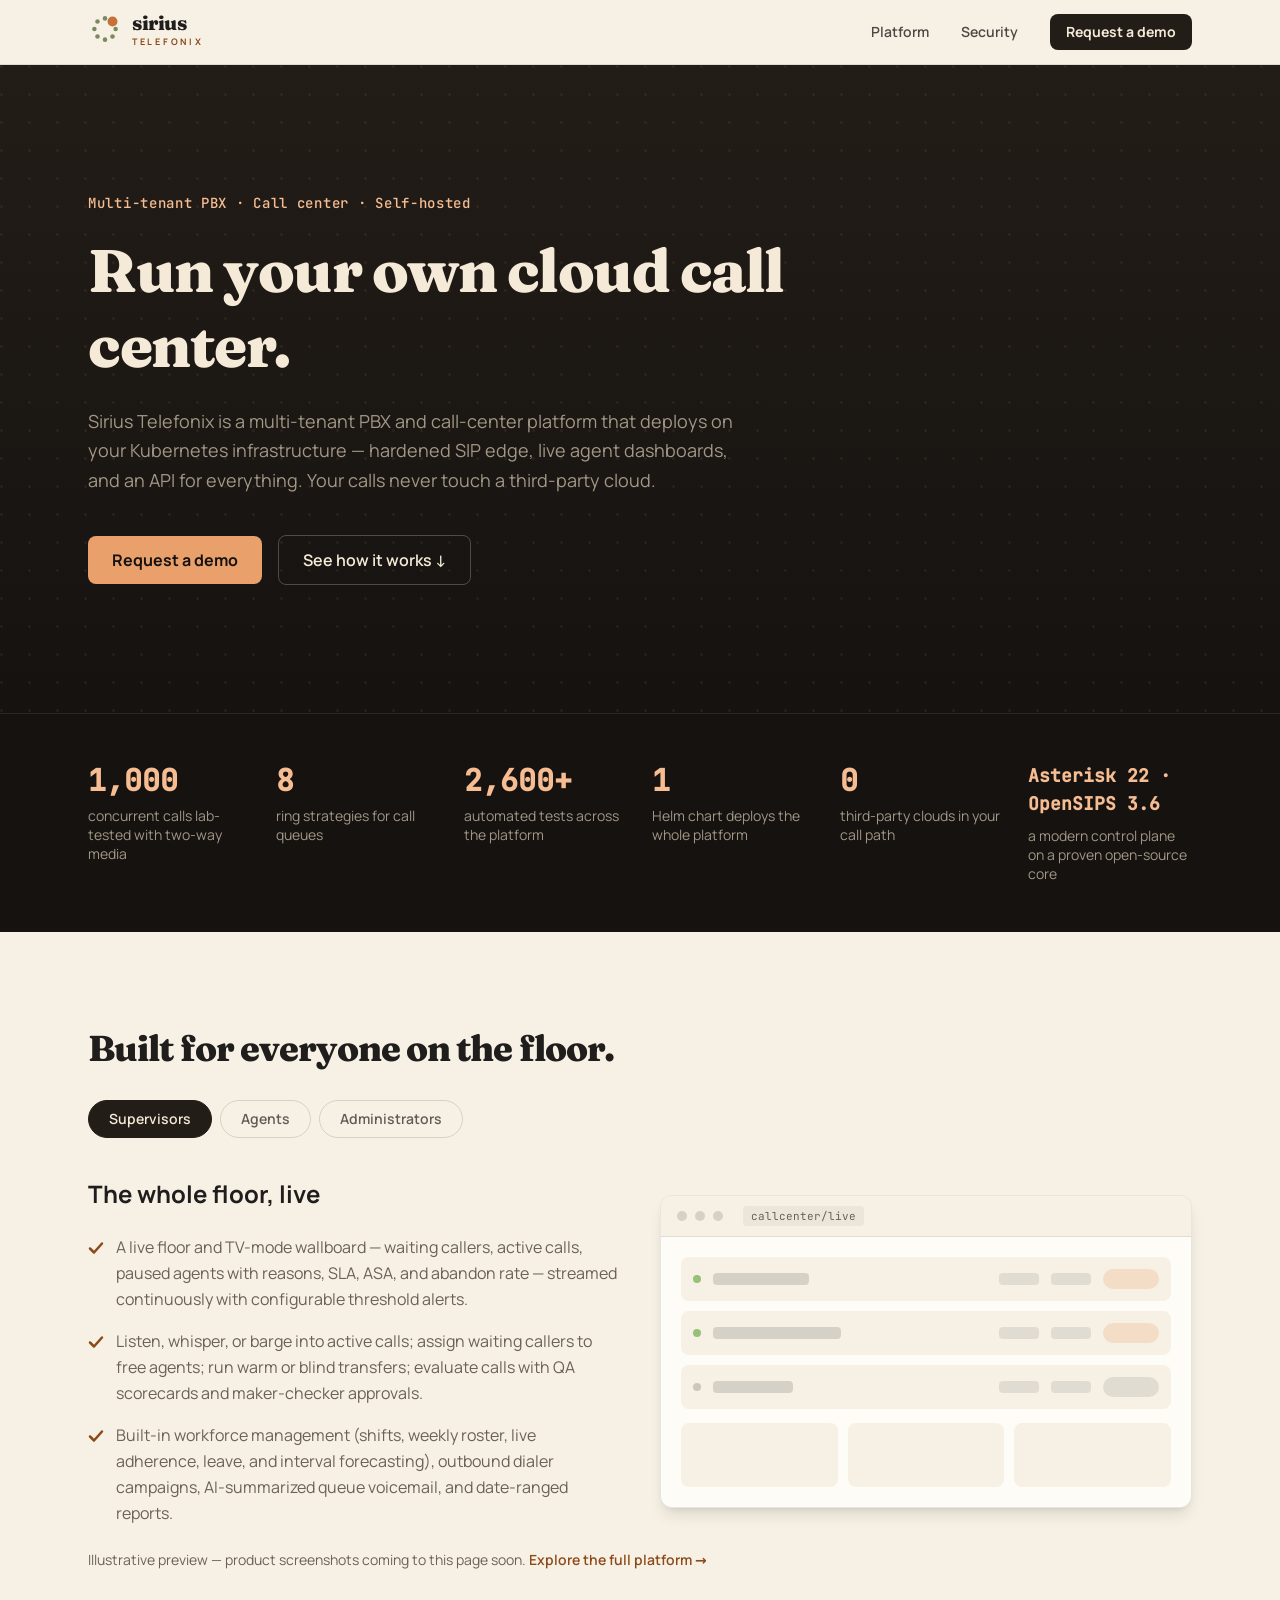
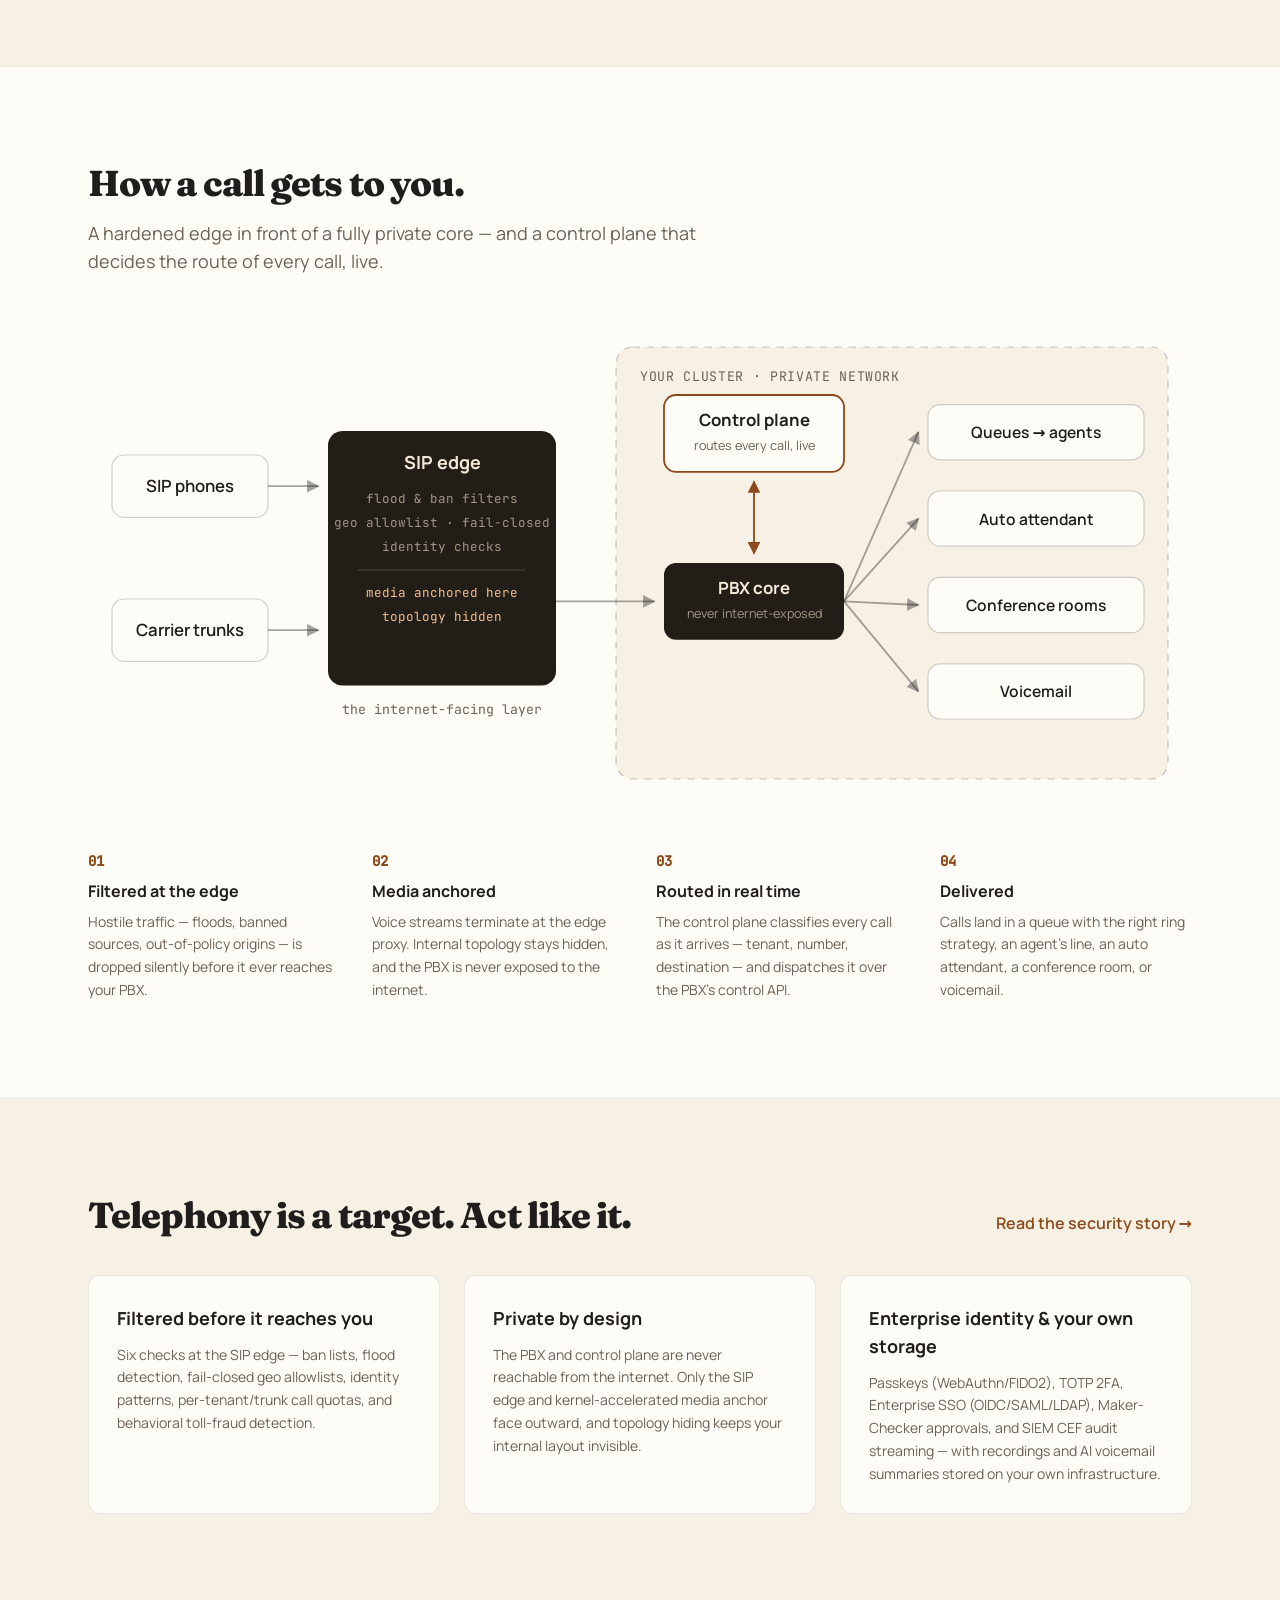
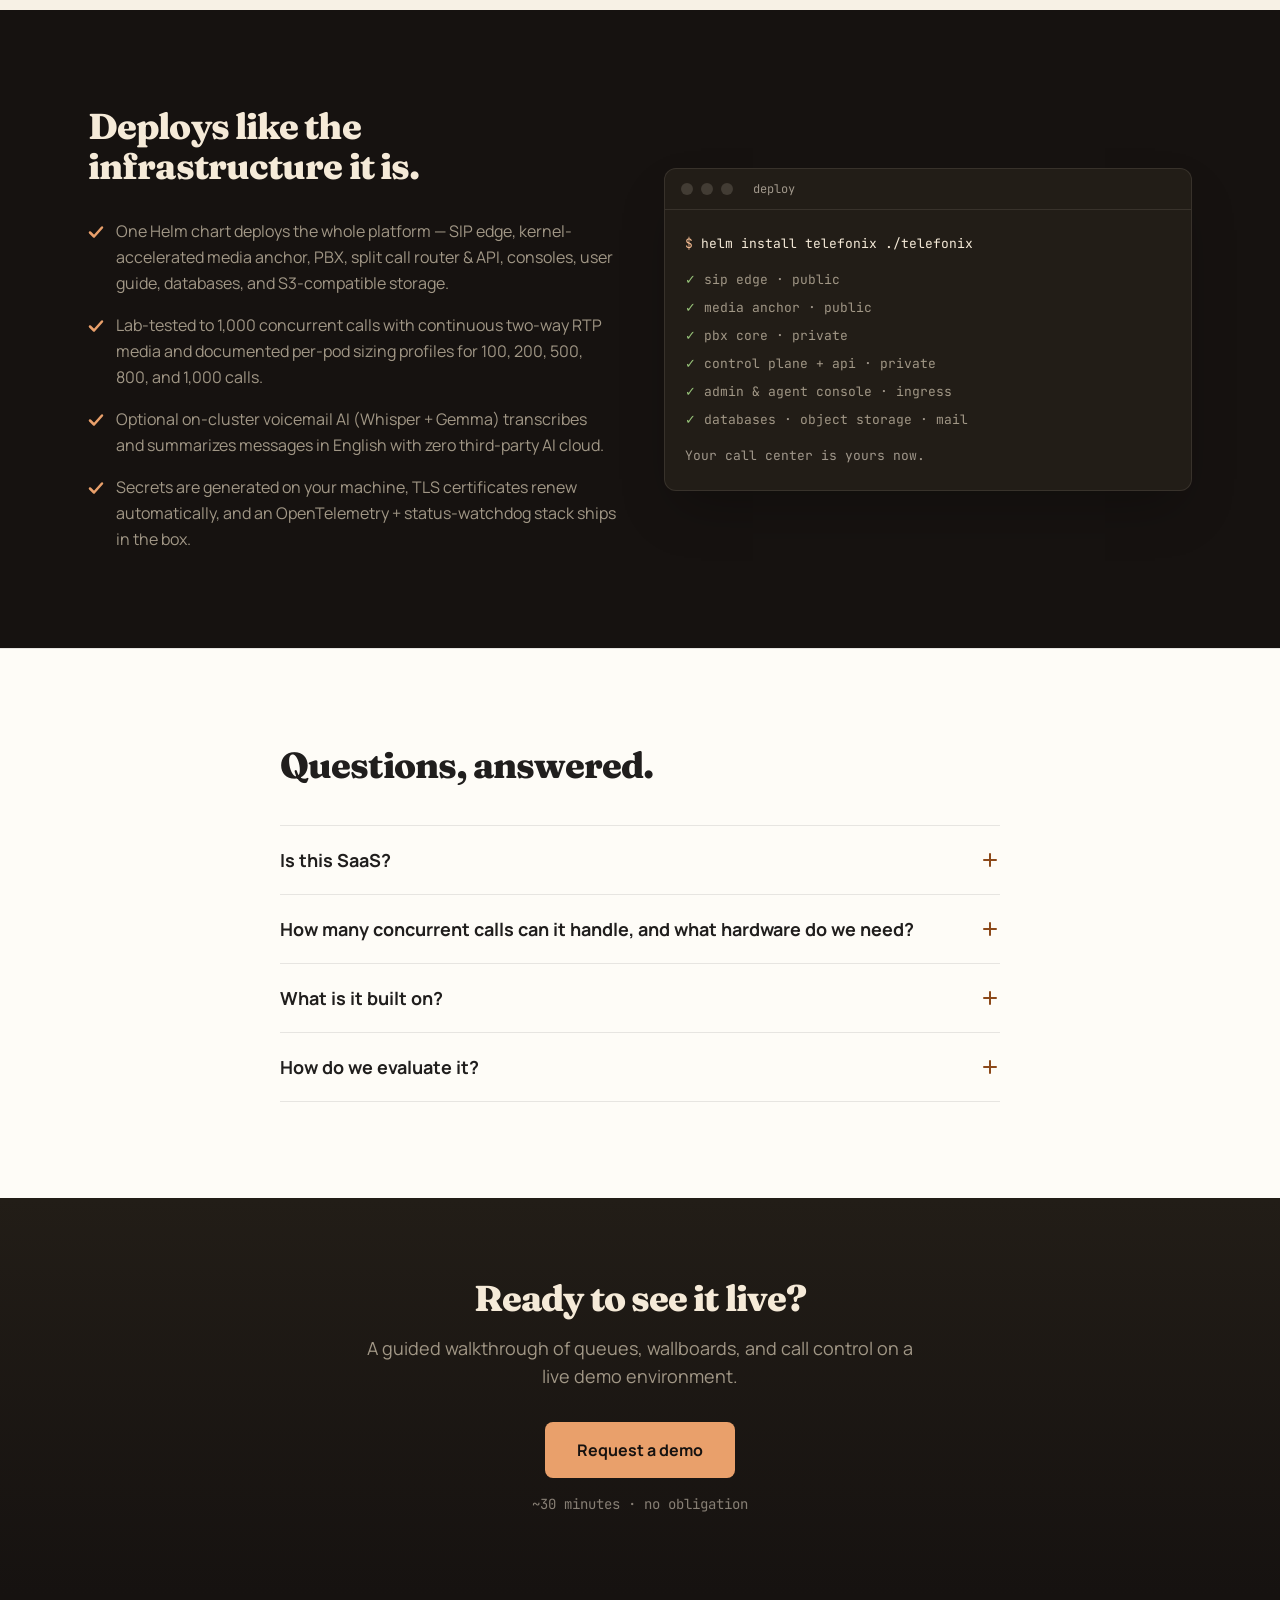
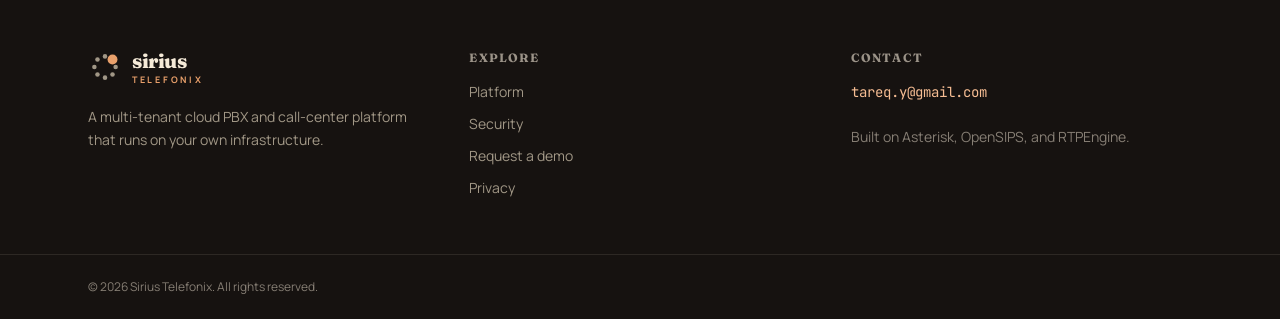
<file: index.html>
<!DOCTYPE html><html lang="en"><head><meta charset="utf-8"><meta name="viewport" content="width=device-width, initial-scale=1"><title>Sirius Telefonix — run your own cloud call center</title><meta name="description" content="A multi-tenant cloud PBX and call-center platform that deploys on your Kubernetes infrastructure. Hardened SIP edge, live agent dashboards, and an API for everything."><link rel="canonical" href="https://siriustelefonix.github.io/"><meta property="og:site_name" content="Sirius Telefonix"><meta property="og:type" content="website"><meta property="og:title" content="Sirius Telefonix — run your own cloud call center"><meta property="og:description" content="A multi-tenant cloud PBX and call-center platform that deploys on your Kubernetes infrastructure. Hardened SIP edge, live agent dashboards, and an API for everything."><meta property="og:url" content="https://siriustelefonix.github.io/"><meta property="og:image" content="https://siriustelefonix.github.io/og.png"><meta name="twitter:card" content="summary_large_image"><meta name="twitter:title" content="Sirius Telefonix — run your own cloud call center"><meta name="twitter:description" content="A multi-tenant cloud PBX and call-center platform that deploys on your Kubernetes infrastructure. Hardened SIP edge, live agent dashboards, and an API for everything."><meta name="twitter:image" content="https://siriustelefonix.github.io/og.png"><meta name="generator" content="Astro v7.2.2"><meta name="theme-color" content="#221d17"><link rel="icon" href="/favicon.svg" type="image/svg+xml"><link rel="icon" href="/favicon-32.png" sizes="32x32" type="image/png"><link rel="apple-touch-icon" href="/apple-touch-icon.png"><link rel="manifest" href="/site.webmanifest"><link rel="sitemap" href="/sitemap-index.xml"><link rel="stylesheet" href="/_astro/Base.Bav2MVgP.css"></head><body class="bg-paper font-sans text-ink antialiased"><a href="#main" class="sr-only rounded-lg bg-char-900 px-4 py-2 font-bold text-cream focus:not-sr-only focus:absolute focus:top-2 focus:left-2 focus:z-100">Skip to content</a><header class="sticky top-0 z-50 border-b border-ink/10 bg-paper/90 backdrop-blur"><div class="mx-auto flex h-16 max-w-6xl items-center justify-between px-4 sm:px-6"><a href="/" class="rounded focus:outline-2 focus:outline-accent-deep" aria-label="Sirius Telefonix — home"><span class="inline-flex items-center gap-2.5"><svg width="34" height="34" viewBox="0 0 48 48" fill="none" xmlns="http://www.w3.org/2000/svg" aria-hidden="true"><circle cx="39" cy="24" r="3.2" fill="#7a8a5e"></circle><circle cx="34.6" cy="34.6" r="3.2" fill="#7a8a5e"></circle><circle cx="24" cy="39" r="3.2" fill="#7a8a5e"></circle><circle cx="13.4" cy="34.6" r="3.2" fill="#7a8a5e"></circle><circle cx="9" cy="24" r="3.2" fill="#7a8a5e"></circle><circle cx="13.4" cy="13.4" r="3.2" fill="#7a8a5e"></circle><circle cx="24" cy="9" r="3.2" fill="#7a8a5e"></circle><circle cx="34.6" cy="13.4" r="7" fill="#c67139"></circle></svg><span class="flex flex-col justify-center leading-none"><span class="font-display text-[20px] font-extrabold tracking-tight lowercase">sirius</span><span class="mt-1 text-[9px] font-bold tracking-[0.3em] uppercase text-accent-deep">Telefonix</span></span></span></a><nav class="hidden items-center gap-8 sm:flex" aria-label="Main"><a href="/platform" class="text-sm font-semibold transition-colors hover:text-accent-deep text-ink/80">Platform</a><a href="/security" class="text-sm font-semibold transition-colors hover:text-accent-deep text-ink/80">Security</a><a href="/demo" class="rounded-lg bg-char-900 px-4 py-2 text-sm font-bold text-cream transition-colors hover:bg-char-800">Request a demo</a></nav><button id="nav-toggle" type="button" class="rounded p-2 sm:hidden" aria-expanded="false" aria-controls="mobile-nav" aria-label="Open menu"><svg id="nav-icon-open" width="24" height="24" viewBox="0 0 24 24" fill="none" aria-hidden="true"><path d="M4 7h16M4 12h16M4 17h16" class="stroke-ink" stroke-width="2" stroke-linecap="round"></path></svg><svg id="nav-icon-close" width="24" height="24" viewBox="0 0 24 24" fill="none" aria-hidden="true" class="hidden"><path d="M6 6l12 12M18 6L6 18" class="stroke-ink" stroke-width="2" stroke-linecap="round"></path></svg></button></div><nav id="mobile-nav" class="hidden border-t border-ink/10 px-4 pt-2 pb-4 sm:hidden" aria-label="Mobile"><a href="/platform" class="block py-3 text-sm font-semibold text-ink/80">Platform</a><a href="/security" class="block py-3 text-sm font-semibold text-ink/80">Security</a><a href="/demo" class="mt-2 block rounded-lg bg-char-900 px-4 py-3 text-center text-sm font-bold text-cream">Request a demo</a></nav></header><script type="module">var e=document.getElementById(`nav-toggle`),t=document.getElementById(`mobile-nav`),n=document.getElementById(`nav-icon-open`),r=document.getElementById(`nav-icon-close`);function i(i){t?.classList.toggle(`hidden`,!i),n?.classList.toggle(`hidden`,i),r?.classList.toggle(`hidden`,!i),e?.setAttribute(`aria-expanded`,String(i)),e?.setAttribute(`aria-label`,i?`Close menu`:`Open menu`)}e?.addEventListener(`click`,()=>i(t?.classList.contains(`hidden`)??!1)),document.addEventListener(`keydown`,n=>{n.key===`Escape`&&t&&!t.classList.contains(`hidden`)&&(i(!1),e?.focus())});</script><main id="main"><script type="application/ld+json">{"@context":"https://schema.org","@graph":[{"@type":"Organization","name":"Sirius Telefonix","url":"https://siriustelefonix.github.io/","logo":"https://siriustelefonix.github.io/favicon.svg"},{"@type":"SoftwareApplication","name":"Sirius Telefonix","applicationCategory":"BusinessApplication","operatingSystem":"Self-hosted (Kubernetes)","description":"A multi-tenant cloud PBX and call-center platform that deploys on your own Kubernetes infrastructure.","url":"https://siriustelefonix.github.io/"}]}</script><section class="relative overflow-hidden bg-char-900 bg-gradient-to-b from-char-900 to-char-950"><!-- subtle signal-grid motif --><svg class="pointer-events-none absolute inset-0 h-full w-full opacity-[0.07]" aria-hidden="true"><defs><pattern id="dotgrid" width="28" height="28" patternUnits="userSpaceOnUse"><circle cx="1.5" cy="1.5" r="1.5" class="fill-accent-soft"></circle></pattern></defs><rect width="100%" height="100%" fill="url(#dotgrid)"></rect></svg><div class="relative mx-auto max-w-6xl px-4 py-24 sm:px-6 lg:py-32"><p class="font-mono text-sm font-medium tracking-wider text-accent-soft">Multi-tenant PBX · Call center · Self-hosted</p><h1 class="mt-5 max-w-3xl text-4xl leading-tight font-extrabold tracking-tight text-cream sm:text-5xl lg:text-6xl">Run your own cloud call center.</h1><p class="mt-6 max-w-2xl text-lg leading-relaxed text-mist">Sirius Telefonix is a multi-tenant PBX and call-center platform that deploys on your Kubernetes infrastructure — hardened SIP edge, live agent dashboards, and an API for everything. Your calls never touch a third-party cloud.</p><div class="mt-10 flex flex-wrap items-center gap-4"><a href="/demo" class="rounded-lg bg-accent px-6 py-3 text-base font-bold text-char-950 transition-colors hover:bg-accent-soft">Request a demo</a><a href="#how-it-works" class="rounded-lg border border-cream/25 px-6 py-3 text-base font-semibold text-cream transition-colors hover:border-accent-soft hover:text-accent-soft">See how it works <span aria-hidden="true">↓</span></a></div></div></section><section class="border-t border-cream/10 bg-char-950" aria-label="Platform facts"><div class="mx-auto grid max-w-6xl grid-cols-2 gap-x-6 gap-y-10 px-4 py-12 sm:grid-cols-3 sm:px-6 lg:grid-cols-6"><div><p class="font-mono text-3xl font-bold text-accent-soft">1,000</p><p class="mt-2 text-sm leading-snug text-mist">concurrent calls lab-tested with two-way media</p></div><div><p class="font-mono text-3xl font-bold text-accent-soft">8</p><p class="mt-2 text-sm leading-snug text-mist">ring strategies for call queues</p></div><div><p class="font-mono text-3xl font-bold text-accent-soft">2,600+</p><p class="mt-2 text-sm leading-snug text-mist">automated tests across the platform</p></div><div><p class="font-mono text-3xl font-bold text-accent-soft">1</p><p class="mt-2 text-sm leading-snug text-mist">Helm chart deploys the whole platform</p></div><div><p class="font-mono text-3xl font-bold text-accent-soft">0</p><p class="mt-2 text-sm leading-snug text-mist">third-party clouds in your call path</p></div><div class="col-span-2 sm:col-span-1"><p class="font-mono text-lg leading-7 font-bold text-accent-soft">Asterisk 22 · OpenSIPS 3.6</p><p class="mt-2 text-sm leading-snug text-mist">a modern control plane on a proven open-source core</p></div></div></section><section class="mx-auto max-w-6xl px-4 py-20 sm:px-6 lg:py-24" aria-labelledby="tour-heading"><h2 id="tour-heading" class="max-w-2xl text-3xl font-extrabold tracking-tight sm:text-4xl">Built for everyone on the floor.</h2><div role="tablist" aria-label="Product tour" class="mt-8 flex flex-wrap gap-2"><button id="tab-supervisors" role="tab" type="button" aria-selected="true" aria-controls="panel-supervisors" tabindex="0" class="tour-tab rounded-full border border-ink/15 px-5 py-2 text-sm font-semibold text-ink/70 transition-colors aria-selected:border-char-900 aria-selected:bg-char-900 aria-selected:text-cream">Supervisors</button><button id="tab-agents" role="tab" type="button" aria-selected="false" aria-controls="panel-agents" tabindex="-1" class="tour-tab rounded-full border border-ink/15 px-5 py-2 text-sm font-semibold text-ink/70 transition-colors aria-selected:border-char-900 aria-selected:bg-char-900 aria-selected:text-cream">Agents</button><button id="tab-admins" role="tab" type="button" aria-selected="false" aria-controls="panel-admins" tabindex="-1" class="tour-tab rounded-full border border-ink/15 px-5 py-2 text-sm font-semibold text-ink/70 transition-colors aria-selected:border-char-900 aria-selected:bg-char-900 aria-selected:text-cream">Administrators</button></div><div id="panel-supervisors" role="tabpanel" aria-labelledby="tab-supervisors" tabindex="0" class="mt-10 grid items-center gap-10 rounded-lg focus-visible:outline-2 focus-visible:outline-accent-deep lg:grid-cols-2"><div><h3 class="text-2xl font-bold">The whole floor, live</h3><ul class="mt-6 space-y-4" role="list"><li class="flex gap-3 text-base leading-relaxed text-muted"><svg class="mt-1.5 h-4 w-4 shrink-0" viewBox="0 0 16 16" fill="none" aria-hidden="true"><path d="M2 8.5L6 12.5L14 3.5" class="stroke-accent-deep" stroke-width="2.5" stroke-linecap="round" stroke-linejoin="round"></path></svg>A live floor and TV-mode wallboard — waiting callers, active calls, paused agents with reasons, SLA, ASA, and abandon rate — streamed continuously with configurable threshold alerts.</li><li class="flex gap-3 text-base leading-relaxed text-muted"><svg class="mt-1.5 h-4 w-4 shrink-0" viewBox="0 0 16 16" fill="none" aria-hidden="true"><path d="M2 8.5L6 12.5L14 3.5" class="stroke-accent-deep" stroke-width="2.5" stroke-linecap="round" stroke-linejoin="round"></path></svg>Listen, whisper, or barge into active calls; assign waiting callers to free agents; run warm or blind transfers; evaluate calls with QA scorecards and maker-checker approvals.</li><li class="flex gap-3 text-base leading-relaxed text-muted"><svg class="mt-1.5 h-4 w-4 shrink-0" viewBox="0 0 16 16" fill="none" aria-hidden="true"><path d="M2 8.5L6 12.5L14 3.5" class="stroke-accent-deep" stroke-width="2.5" stroke-linecap="round" stroke-linejoin="round"></path></svg>Built-in workforce management (shifts, weekly roster, live adherence, leave, and interval forecasting), outbound dialer campaigns, AI-summarized queue voicemail, and date-ranged reports.</li></ul></div><figure class="overflow-hidden rounded-xl border border-ink/10 bg-surface shadow-lg"><div class="flex items-center gap-2 border-b border-ink/10 bg-paper px-4 py-2.5"><span class="h-2.5 w-2.5 rounded-full bg-ink/15"></span><span class="h-2.5 w-2.5 rounded-full bg-ink/15"></span><span class="h-2.5 w-2.5 rounded-full bg-ink/15"></span><span class="ml-3 hidden truncate rounded bg-ink/5 px-2 py-0.5 font-mono text-[11px] text-muted sm:inline">callcenter/live</span></div><div class="p-4 sm:p-5"><div class="space-y-2.5" aria-hidden="true"><div class="flex items-center gap-3 rounded-lg bg-paper p-3"><span class="h-2 w-2 rounded-full bg-live"></span><span class="h-3 w-24 rounded bg-ink/15"></span><span class="ml-auto h-3 w-10 rounded bg-ink/10"></span><span class="h-3 w-10 rounded bg-ink/10"></span><span class="h-5 w-14 rounded-full bg-accent/25"></span></div><div class="flex items-center gap-3 rounded-lg bg-paper p-3"><span class="h-2 w-2 rounded-full bg-live"></span><span class="h-3 w-32 rounded bg-ink/15"></span><span class="ml-auto h-3 w-10 rounded bg-ink/10"></span><span class="h-3 w-10 rounded bg-ink/10"></span><span class="h-5 w-14 rounded-full bg-accent/25"></span></div><div class="flex items-center gap-3 rounded-lg bg-paper p-3"><span class="h-2 w-2 rounded-full bg-ink/20"></span><span class="h-3 w-20 rounded bg-ink/15"></span><span class="ml-auto h-3 w-10 rounded bg-ink/10"></span><span class="h-3 w-10 rounded bg-ink/10"></span><span class="h-5 w-14 rounded-full bg-ink/10"></span></div><div class="grid grid-cols-3 gap-2.5 pt-1"><span class="h-16 rounded-lg bg-paper"></span><span class="h-16 rounded-lg bg-paper"></span><span class="h-16 rounded-lg bg-paper"></span></div></div></div></figure></div><div id="panel-agents" role="tabpanel" aria-labelledby="tab-agents" tabindex="0" class="mt-10 grid items-center gap-10 rounded-lg focus-visible:outline-2 focus-visible:outline-accent-deep lg:grid-cols-2 hidden"><div><h3 class="text-2xl font-bold">A desk with a phone, CRM, and omnichannel inbox</h3><ul class="mt-6 space-y-4" role="list"><li class="flex gap-3 text-base leading-relaxed text-muted"><svg class="mt-1.5 h-4 w-4 shrink-0" viewBox="0 0 16 16" fill="none" aria-hidden="true"><path d="M2 8.5L6 12.5L14 3.5" class="stroke-accent-deep" stroke-width="2.5" stroke-linecap="round" stroke-linejoin="round"></path></svg>A WebRTC browser phone built into the desk with Alt+Shift keyboard shortcuts, warm consultation transfer, and an omnichannel inbox for web chat, AI bot handoffs, WhatsApp, Facebook, and Instagram.</li><li class="flex gap-3 text-base leading-relaxed text-muted"><svg class="mt-1.5 h-4 w-4 shrink-0" viewBox="0 0 16 16" fill="none" aria-hidden="true"><path d="M2 8.5L6 12.5L14 3.5" class="stroke-accent-deep" stroke-width="2.5" stroke-linecap="round" stroke-linejoin="round"></path></svg>A 5-tab Customer CRM workspace right beside the call — schema-driven profile, interaction journey, Positive ID &amp; Step-Up OTP verification, and audited service actions.</li><li class="flex gap-3 text-base leading-relaxed text-muted"><svg class="mt-1.5 h-4 w-4 shrink-0" viewBox="0 0 16 16" fill="none" aria-hidden="true"><path d="M2 8.5L6 12.5L14 3.5" class="stroke-accent-deep" stroke-width="2.5" stroke-linecap="round" stroke-linejoin="round"></path></svg>Multi-disposition call wrap-up with notes, on-cluster AI voicemail transcripts and English summaries with one-click callback, customizable themes and layouts, and Mobile PWA support.</li></ul></div><figure class="overflow-hidden rounded-xl border border-ink/10 bg-surface shadow-lg"><div class="flex items-center gap-2 border-b border-ink/10 bg-paper px-4 py-2.5"><span class="h-2.5 w-2.5 rounded-full bg-ink/15"></span><span class="h-2.5 w-2.5 rounded-full bg-ink/15"></span><span class="h-2.5 w-2.5 rounded-full bg-ink/15"></span><span class="ml-3 hidden truncate rounded bg-ink/5 px-2 py-0.5 font-mono text-[11px] text-muted sm:inline">agent/console</span></div><div class="p-4 sm:p-5"><div class="grid grid-cols-5 gap-3" aria-hidden="true"><div class="col-span-2 space-y-3 rounded-lg bg-paper p-3"><span class="block h-10 w-10 rounded-full bg-ink/15"></span><span class="block h-3 w-20 rounded bg-ink/15"></span><span class="mt-2 block h-7 w-full rounded-full bg-live/30"></span><span class="block h-7 w-full rounded-full bg-ink/10"></span></div><div class="col-span-3 space-y-3"><div class="flex items-end gap-1.5 rounded-lg bg-paper p-3 pt-6"><span class="h-6 w-3 rounded-t bg-accent/40"></span><span class="h-10 w-3 rounded-t bg-accent/40"></span><span class="h-8 w-3 rounded-t bg-accent/40"></span><span class="h-12 w-3 rounded-t bg-accent-deep/50"></span><span class="h-7 w-3 rounded-t bg-accent/40"></span><span class="h-9 w-3 rounded-t bg-accent/40"></span></div><div class="space-y-2 rounded-lg bg-paper p-3"><span class="block h-3 w-full rounded bg-ink/10"></span><span class="block h-3 w-4/5 rounded bg-ink/10"></span></div></div></div></div></figure></div><div id="panel-admins" role="tabpanel" aria-labelledby="tab-admins" tabindex="0" class="mt-10 grid items-center gap-10 rounded-lg focus-visible:outline-2 focus-visible:outline-accent-deep lg:grid-cols-2 hidden"><div><h3 class="text-2xl font-bold">Provisioned from the browser, live in seconds</h3><ul class="mt-6 space-y-4" role="list"><li class="flex gap-3 text-base leading-relaxed text-muted"><svg class="mt-1.5 h-4 w-4 shrink-0" viewBox="0 0 16 16" fill="none" aria-hidden="true"><path d="M2 8.5L6 12.5L14 3.5" class="stroke-accent-deep" stroke-width="2.5" stroke-linecap="round" stroke-linejoin="round"></path></svg>Multi-tenant companies, users and 5 roles, teams, extensions, SIP lines, and carrier trunks — written directly to the realtime database with zero PBX config reloads.</li><li class="flex gap-3 text-base leading-relaxed text-muted"><svg class="mt-1.5 h-4 w-4 shrink-0" viewBox="0 0 16 16" fill="none" aria-hidden="true"><path d="M2 8.5L6 12.5L14 3.5" class="stroke-accent-deep" stroke-width="2.5" stroke-linecap="round" stroke-linejoin="round"></path></svg>Enterprise identity and governance — WebAuthn/FIDO2 passkeys, TOTP 2FA, Enterprise SSO (OIDC, SAML 2.0, LDAP), Maker-Checker dual control, and SIEM CEF audit streaming.</li><li class="flex gap-3 text-base leading-relaxed text-muted"><svg class="mt-1.5 h-4 w-4 shrink-0" viewBox="0 0 16 16" fill="none" aria-hidden="true"><path d="M2 8.5L6 12.5L14 3.5" class="stroke-accent-deep" stroke-width="2.5" stroke-linecap="round" stroke-linejoin="round"></path></svg>Queues with 8 ring strategies, API-driven IVR self-service flows, post-call IVR and SMS NPS surveys, PIN-protected conferences, and automated 90-day recording and log retention.</li></ul></div><figure class="overflow-hidden rounded-xl border border-ink/10 bg-surface shadow-lg"><div class="flex items-center gap-2 border-b border-ink/10 bg-paper px-4 py-2.5"><span class="h-2.5 w-2.5 rounded-full bg-ink/15"></span><span class="h-2.5 w-2.5 rounded-full bg-ink/15"></span><span class="h-2.5 w-2.5 rounded-full bg-ink/15"></span><span class="ml-3 hidden truncate rounded bg-ink/5 px-2 py-0.5 font-mono text-[11px] text-muted sm:inline">settings/queues</span></div><div class="p-4 sm:p-5"><div class="grid grid-cols-4 gap-3" aria-hidden="true"><div class="space-y-2.5 rounded-lg bg-paper p-3"><span class="block h-2.5 w-full rounded bg-ink/15"></span><span class="block h-2.5 w-4/5 rounded bg-ink/10"></span><span class="block h-2.5 w-full rounded bg-accent-deep/40"></span><span class="block h-2.5 w-3/5 rounded bg-ink/10"></span><span class="block h-2.5 w-4/5 rounded bg-ink/10"></span></div><div class="col-span-3 space-y-3 rounded-lg bg-paper p-4"><span class="block h-2.5 w-16 rounded bg-ink/15"></span><span class="block h-8 w-full rounded border border-ink/10 bg-surface"></span><span class="block h-2.5 w-24 rounded bg-ink/15"></span><span class="block h-8 w-full rounded border border-ink/10 bg-surface"></span><div class="flex justify-end pt-1"><span class="block h-8 w-20 rounded-lg bg-char-900"></span></div></div></div></div></figure></div><p class="mt-6 text-sm text-muted">Illustrative preview — product screenshots coming to this page soon. <a href="/platform" class="font-semibold text-accent-deep hover:underline">Explore the full platform →</a></p></section><script type="module">var e=Array.from(document.querySelectorAll(`.tour-tab`));function t(t){for(let n of e){let e=n===t;n.setAttribute(`aria-selected`,String(e)),n.tabIndex=e?0:-1,document.getElementById(n.getAttribute(`aria-controls`))?.classList.toggle(`hidden`,!e)}t.focus()}e.forEach((n,r)=>{n.addEventListener(`click`,()=>t(n)),n.addEventListener(`keydown`,n=>{n.key===`ArrowRight`&&t(e[(r+1)%e.length]),n.key===`ArrowLeft`&&t(e[(r-1+e.length)%e.length]),n.key===`Home`&&t(e[0]),n.key===`End`&&t(e[e.length-1])})});</script><section id="how-it-works" class="scroll-mt-16 border-y border-ink/10 bg-surface" aria-labelledby="hiw-heading"><div class="mx-auto max-w-6xl px-4 py-20 sm:px-6 lg:py-24"><h2 id="hiw-heading" class="max-w-2xl text-3xl font-extrabold tracking-tight sm:text-4xl">How a call gets to you.</h2><p class="mt-4 max-w-2xl text-lg text-muted">A hardened edge in front of a fully private core — and a control plane that decides the route of every call, live.</p><div class="mt-12 overflow-x-auto rounded-lg focus-visible:outline-2 focus-visible:outline-accent-deep" tabindex="0" role="region" aria-label="Call path diagram (scrollable)"><svg viewBox="0 0 920 400" class="h-auto w-full min-w-175" role="img" aria-label="Diagram: SIP phones and carrier trunks reach the SIP edge, part of the only internet-facing layer alongside the media anchor. The edge filters traffic and anchors media, then passes calls to the private PBX core. The control plane decides routing and calls are delivered to queues and agents, auto attendants, conference rooms, or voicemail."><defs><marker id="arrow" viewBox="0 0 10 10" refX="9" refY="5" markerWidth="7" markerHeight="7" orient="auto-start-reverse"><path d="M0 0L10 5L0 10z" class="fill-ink/40"></path></marker><marker id="arrow-accent" viewBox="0 0 10 10" refX="9" refY="5" markerWidth="7" markerHeight="7" orient="auto-start-reverse"><path d="M0 0L10 5L0 10z" class="fill-accent-deep"></path></marker></defs><!-- private zone --><rect x="440" y="20" width="460" height="360" rx="14" class="fill-paper stroke-ink/25" stroke-dasharray="6 6"></rect><text x="460" y="48" class="fill-muted font-mono text-[11px] tracking-wider">YOUR CLUSTER · PRIVATE NETWORK</text><!-- sources --><rect x="20" y="110" width="130" height="52" rx="10" class="fill-surface stroke-ink/20"></rect><text x="85" y="141" text-anchor="middle" class="fill-ink text-[14px] font-semibold">SIP phones</text><rect x="20" y="230" width="130" height="52" rx="10" class="fill-surface stroke-ink/20"></rect><text x="85" y="261" text-anchor="middle" class="fill-ink text-[14px] font-semibold">Carrier trunks</text><!-- edge --><rect x="200" y="90" width="190" height="212" rx="12" class="fill-char-900"></rect><text x="295" y="122" text-anchor="middle" class="fill-cream text-[15px] font-bold">SIP edge</text><text x="295" y="150" text-anchor="middle" class="fill-mist font-mono text-[10.5px]">flood &amp; ban filters</text><text x="295" y="170" text-anchor="middle" class="fill-mist font-mono text-[10.5px]">geo allowlist · fail-closed</text><text x="295" y="190" text-anchor="middle" class="fill-mist font-mono text-[10.5px]">identity checks</text><line x1="225" y1="206" x2="365" y2="206" class="stroke-cream/15"></line><text x="295" y="228" text-anchor="middle" class="fill-accent-soft font-mono text-[10.5px]">media anchored here</text><text x="295" y="248" text-anchor="middle" class="fill-accent-soft font-mono text-[10.5px]">topology hidden</text><text x="295" y="326" text-anchor="middle" class="fill-muted font-mono text-[11px]">the internet-facing layer</text><!-- control plane --><rect x="480" y="60" width="150" height="64" rx="10" class="fill-surface stroke-accent-deep" stroke-width="1.5"></rect><text x="555" y="86" text-anchor="middle" class="fill-ink text-[14px] font-bold">Control plane</text><text x="555" y="106" text-anchor="middle" class="fill-muted text-[10.5px]">routes every call, live</text><!-- pbx --><rect x="480" y="200" width="150" height="64" rx="10" class="fill-char-900"></rect><text x="555" y="226" text-anchor="middle" class="fill-cream text-[14px] font-bold">PBX core</text><text x="555" y="246" text-anchor="middle" class="fill-mist text-[10.5px]">never internet-exposed</text><!-- destinations --><rect x="700" y="68" width="180" height="46" rx="10" class="fill-surface stroke-ink/20"></rect><text x="790" y="96" text-anchor="middle" class="fill-ink text-[13px] font-semibold">Queues → agents</text><rect x="700" y="140" width="180" height="46" rx="10" class="fill-surface stroke-ink/20"></rect><text x="790" y="168" text-anchor="middle" class="fill-ink text-[13px] font-semibold">Auto attendant</text><rect x="700" y="212" width="180" height="46" rx="10" class="fill-surface stroke-ink/20"></rect><text x="790" y="240" text-anchor="middle" class="fill-ink text-[13px] font-semibold">Conference rooms</text><rect x="700" y="284" width="180" height="46" rx="10" class="fill-surface stroke-ink/20"></rect><text x="790" y="312" text-anchor="middle" class="fill-ink text-[13px] font-semibold">Voicemail</text><!-- flows --><line x1="150" y1="136" x2="192" y2="136" class="stroke-ink/40" stroke-width="1.5" marker-end="url(#arrow)"></line><line x1="150" y1="256" x2="192" y2="256" class="stroke-ink/40" stroke-width="1.5" marker-end="url(#arrow)"></line><line x1="390" y1="232" x2="472" y2="232" class="stroke-ink/40" stroke-width="1.5" marker-end="url(#arrow)"></line><line x1="555" y1="192" x2="555" y2="132" class="stroke-accent-deep" stroke-width="1.5" marker-end="url(#arrow-accent)" marker-start="url(#arrow-accent)"></line><line x1="630" y1="232" x2="692" y2="91" class="stroke-ink/40" stroke-width="1.5" marker-end="url(#arrow)"></line><line x1="630" y1="232" x2="692" y2="163" class="stroke-ink/40" stroke-width="1.5" marker-end="url(#arrow)"></line><line x1="630" y1="232" x2="692" y2="235" class="stroke-ink/40" stroke-width="1.5" marker-end="url(#arrow)"></line><line x1="630" y1="232" x2="692" y2="307" class="stroke-ink/40" stroke-width="1.5" marker-end="url(#arrow)"></line></svg></div><ol class="mt-12 grid gap-8 sm:grid-cols-2 lg:grid-cols-4" role="list"><li><p class="font-mono text-sm font-bold text-accent-deep">01</p><h3 class="mt-2 font-bold">Filtered at the edge</h3><p class="mt-2 text-sm leading-relaxed text-muted">Hostile traffic — floods, banned sources, out-of-policy origins — is dropped silently before it ever reaches your PBX.</p></li><li><p class="font-mono text-sm font-bold text-accent-deep">02</p><h3 class="mt-2 font-bold">Media anchored</h3><p class="mt-2 text-sm leading-relaxed text-muted">Voice streams terminate at the edge proxy. Internal topology stays hidden, and the PBX is never exposed to the internet.</p></li><li><p class="font-mono text-sm font-bold text-accent-deep">03</p><h3 class="mt-2 font-bold">Routed in real time</h3><p class="mt-2 text-sm leading-relaxed text-muted">The control plane classifies every call as it arrives — tenant, number, destination — and dispatches it over the PBX’s control API.</p></li><li><p class="font-mono text-sm font-bold text-accent-deep">04</p><h3 class="mt-2 font-bold">Delivered</h3><p class="mt-2 text-sm leading-relaxed text-muted">Calls land in a queue with the right ring strategy, an agent’s line, an auto attendant, a conference room, or voicemail.</p></li></ol></div></section><section class="mx-auto max-w-6xl px-4 py-20 sm:px-6 lg:py-24" aria-labelledby="sec-heading"><div class="flex flex-wrap items-end justify-between gap-4"><h2 id="sec-heading" class="max-w-xl text-3xl font-extrabold tracking-tight sm:text-4xl">Telephony is a target. Act like it.</h2><a href="/security" class="font-semibold text-accent-deep hover:underline">Read the security story →</a></div><div class="mt-10 grid gap-6 md:grid-cols-3"><div class="rounded-xl border border-ink/10 bg-surface p-7"><h3 class="text-lg font-bold">Filtered before it reaches you</h3><p class="mt-3 text-sm leading-relaxed text-muted">Six checks at the SIP edge — ban lists, flood detection, fail-closed geo allowlists, identity patterns, per-tenant/trunk call quotas, and behavioral toll-fraud detection.</p></div><div class="rounded-xl border border-ink/10 bg-surface p-7"><h3 class="text-lg font-bold">Private by design</h3><p class="mt-3 text-sm leading-relaxed text-muted">The PBX and control plane are never reachable from the internet. Only the SIP edge and kernel-accelerated media anchor face outward, and topology hiding keeps your internal layout invisible.</p></div><div class="rounded-xl border border-ink/10 bg-surface p-7"><h3 class="text-lg font-bold">Enterprise identity &amp; your own storage</h3><p class="mt-3 text-sm leading-relaxed text-muted">Passkeys (WebAuthn/FIDO2), TOTP 2FA, Enterprise SSO (OIDC/SAML/LDAP), Maker-Checker approvals, and SIEM CEF audit streaming — with recordings and AI voicemail summaries stored on your own infrastructure.</p></div></div></section><section class="bg-char-950" aria-labelledby="deploy-heading"><div class="mx-auto grid max-w-6xl items-center gap-12 px-4 py-20 sm:px-6 lg:grid-cols-2 lg:py-24"><div><h2 id="deploy-heading" class="text-3xl font-extrabold tracking-tight text-cream sm:text-4xl">Deploys like the infrastructure it is.</h2><ul class="mt-8 space-y-4" role="list"><li class="flex gap-3 text-base leading-relaxed text-mist"><svg class="mt-1.5 h-4 w-4 shrink-0" viewBox="0 0 16 16" fill="none" aria-hidden="true"><path d="M2 8.5L6 12.5L14 3.5" class="stroke-accent" stroke-width="2.5" stroke-linecap="round" stroke-linejoin="round"></path></svg>One Helm chart deploys the whole platform — SIP edge, kernel-accelerated media anchor, PBX, split call router &amp; API, consoles, user guide, databases, and S3-compatible storage.</li><li class="flex gap-3 text-base leading-relaxed text-mist"><svg class="mt-1.5 h-4 w-4 shrink-0" viewBox="0 0 16 16" fill="none" aria-hidden="true"><path d="M2 8.5L6 12.5L14 3.5" class="stroke-accent" stroke-width="2.5" stroke-linecap="round" stroke-linejoin="round"></path></svg>Lab-tested to 1,000 concurrent calls with continuous two-way RTP media and documented per-pod sizing profiles for 100, 200, 500, 800, and 1,000 calls.</li><li class="flex gap-3 text-base leading-relaxed text-mist"><svg class="mt-1.5 h-4 w-4 shrink-0" viewBox="0 0 16 16" fill="none" aria-hidden="true"><path d="M2 8.5L6 12.5L14 3.5" class="stroke-accent" stroke-width="2.5" stroke-linecap="round" stroke-linejoin="round"></path></svg>Optional on-cluster voicemail AI (Whisper + Gemma) transcribes and summarizes messages in English with zero third-party AI cloud.</li><li class="flex gap-3 text-base leading-relaxed text-mist"><svg class="mt-1.5 h-4 w-4 shrink-0" viewBox="0 0 16 16" fill="none" aria-hidden="true"><path d="M2 8.5L6 12.5L14 3.5" class="stroke-accent" stroke-width="2.5" stroke-linecap="round" stroke-linejoin="round"></path></svg>Secrets are generated on your machine, TLS certificates renew automatically, and an OpenTelemetry + status-watchdog stack ships in the box.</li></ul></div><div class="overflow-hidden rounded-xl border border-cream/10 bg-char-900 shadow-2xl"><div class="flex items-center gap-2 border-b border-cream/10 px-4 py-3"><span class="h-3 w-3 rounded-full bg-cream/15"></span><span class="h-3 w-3 rounded-full bg-cream/15"></span><span class="h-3 w-3 rounded-full bg-cream/15"></span><span class="ml-3 font-mono text-xs text-cream/60">deploy</span></div><div class="overflow-x-auto p-5 font-mono text-[13px] leading-7 [&amp;&gt;p]:whitespace-nowrap"><p class="text-cream"><span class="text-accent-soft">$</span> helm install telefonix ./telefonix</p><p class="mt-2 text-mist"><span class="text-live">✓</span> sip edge <span class="text-cream/60">·</span> public</p><p class="text-mist"><span class="text-live">✓</span> media anchor <span class="text-cream/60">·</span> public</p><p class="text-mist"><span class="text-live">✓</span> pbx core <span class="text-cream/60">·</span> private</p><p class="text-mist"><span class="text-live">✓</span> control plane + api <span class="text-cream/60">·</span> private</p><p class="text-mist"><span class="text-live">✓</span> admin &amp; agent console <span class="text-cream/60">·</span> ingress</p><p class="text-mist"><span class="text-live">✓</span> databases <span class="text-cream/60">·</span> object storage <span class="text-cream/60">·</span> mail</p><p class="mt-2 text-cream/60">Your call center is yours now.</p></div></div></div></section><section class="border-t border-ink/10 bg-surface" aria-labelledby="faq-heading"><div class="mx-auto max-w-3xl px-4 py-20 sm:px-6 lg:py-24"><h2 id="faq-heading" class="text-3xl font-extrabold tracking-tight sm:text-4xl">Questions, answered.</h2><div class="mt-10 divide-y divide-ink/10 border-y border-ink/10"><details class="group py-5"><summary class="flex cursor-pointer list-none items-center justify-between gap-4 [&amp;::-webkit-details-marker]:hidden"><h3 class="text-lg font-bold">Is this SaaS?</h3><svg class="h-5 w-5 shrink-0 transition-transform group-open:rotate-45" viewBox="0 0 20 20" fill="none" aria-hidden="true"><path d="M10 4v12M4 10h12" class="stroke-accent-deep" stroke-width="2" stroke-linecap="round"></path></svg></summary><p class="mt-3 pr-9 leading-relaxed text-muted">No. Sirius Telefonix deploys on your own Kubernetes infrastructure — your calls, recordings, CRM data, and AI voicemail summaries never route through our systems. The demo runs on a guided environment we host for evaluations only.</p></details><details class="group py-5"><summary class="flex cursor-pointer list-none items-center justify-between gap-4 [&amp;::-webkit-details-marker]:hidden"><h3 class="text-lg font-bold">How many concurrent calls can it handle, and what hardware do we need?</h3><svg class="h-5 w-5 shrink-0 transition-transform group-open:rotate-45" viewBox="0 0 20 20" fill="none" aria-hidden="true"><path d="M10 4v12M4 10h12" class="stroke-accent-deep" stroke-width="2" stroke-linecap="round"></path></svg></summary><p class="mt-3 pr-9 leading-relaxed text-muted">The platform is lab-tested to 1,000 concurrent calls with continuous two-way G.711 RTP media using kernel-space media forwarding (xt_RTPENGINE) and a split two-node topology. We provide measured per-pod CPU and memory sizing profiles for 100, 200, 500, 800, and 1,000 concurrent calls — starting from a single 8-vCPU / 16 GiB worker node for 100–200 calls up to two 16-vCPU worker nodes for 1,000 calls.</p></details><details class="group py-5"><summary class="flex cursor-pointer list-none items-center justify-between gap-4 [&amp;::-webkit-details-marker]:hidden"><h3 class="text-lg font-bold">What is it built on?</h3><svg class="h-5 w-5 shrink-0 transition-transform group-open:rotate-45" viewBox="0 0 20 20" fill="none" aria-hidden="true"><path d="M10 4v12M4 10h12" class="stroke-accent-deep" stroke-width="2" stroke-linecap="round"></path></svg></summary><p class="mt-3 pr-9 leading-relaxed text-muted">A proven open-source telephony core — Asterisk 22, OpenSIPS 3.6, RTPEngine with kernel forwarding, PostgreSQL 17, and Garage S3-compatible storage — paired with a Java control plane and dedicated ARI call router, an Angular admin console and agent/supervisor desk, a Rust audio transcoding service, and optional on-cluster Whisper + Gemma voicemail AI. Everything is driven through a REST API with OpenAPI documentation.</p></details><details class="group py-5"><summary class="flex cursor-pointer list-none items-center justify-between gap-4 [&amp;::-webkit-details-marker]:hidden"><h3 class="text-lg font-bold">How do we evaluate it?</h3><svg class="h-5 w-5 shrink-0 transition-transform group-open:rotate-45" viewBox="0 0 20 20" fill="none" aria-hidden="true"><path d="M10 4v12M4 10h12" class="stroke-accent-deep" stroke-width="2" stroke-linecap="round"></path></svg></summary><p class="mt-3 pr-9 leading-relaxed text-muted">Request a demo. You’ll get a guided walkthrough of a live environment — queues, the supervisor wallboard and WFM, the agent desk with its browser phone and CRM workspace, and enterprise security controls — in about 30 minutes. If it fits, the next step is a pilot deployment on your infrastructure.</p></details></div></div></section><section class="bg-char-900 bg-gradient-to-b from-char-900 to-char-950"><div class="mx-auto max-w-6xl px-4 py-20 text-center sm:px-6"><h2 class="mx-auto max-w-2xl text-3xl font-extrabold tracking-tight text-cream sm:text-4xl">Ready to see it live?</h2><p class="mx-auto mt-4 max-w-xl text-lg text-mist">A guided walkthrough of queues, wallboards, and call control on a live demo environment.</p><a href="/demo" class="mt-8 inline-block rounded-lg bg-accent px-8 py-4 text-base font-bold text-char-950 transition-colors hover:bg-accent-soft">Request a demo</a><p class="mt-4 font-mono text-sm text-cream/50">~30 minutes · no obligation</p></div></section></main><footer class="bg-char-950 text-mist"><div class="mx-auto grid max-w-6xl gap-10 px-4 py-14 sm:grid-cols-2 sm:px-6 lg:grid-cols-3"><div><span class="inline-flex items-center gap-2.5 text-cream"><svg width="34" height="34" viewBox="0 0 48 48" fill="none" xmlns="http://www.w3.org/2000/svg" aria-hidden="true"><circle cx="39" cy="24" r="3.2" fill="#a19786"></circle><circle cx="34.6" cy="34.6" r="3.2" fill="#a19786"></circle><circle cx="24" cy="39" r="3.2" fill="#a19786"></circle><circle cx="13.4" cy="34.6" r="3.2" fill="#a19786"></circle><circle cx="9" cy="24" r="3.2" fill="#a19786"></circle><circle cx="13.4" cy="13.4" r="3.2" fill="#a19786"></circle><circle cx="24" cy="9" r="3.2" fill="#a19786"></circle><circle cx="34.6" cy="13.4" r="7" fill="#e9a06b"></circle></svg><span class="flex flex-col justify-center leading-none"><span class="font-display text-[20px] font-extrabold tracking-tight lowercase">sirius</span><span class="mt-1 text-[9px] font-bold tracking-[0.3em] uppercase text-accent">Telefonix</span></span></span><p class="mt-4 max-w-xs text-sm leading-relaxed">A multi-tenant cloud PBX and call-center platform that runs on your own infrastructure.</p></div><nav aria-label="Footer"><h2 class="font-sans text-xs font-bold tracking-widest text-cream/60 uppercase">Explore</h2><ul class="mt-4 space-y-3 text-sm"><li><a href="/platform" class="hover:text-accent-soft">Platform</a></li><li><a href="/security" class="hover:text-accent-soft">Security</a></li><li><a href="/demo" class="hover:text-accent-soft">Request a demo</a></li><li><a href="/privacy" class="hover:text-accent-soft">Privacy</a></li></ul></nav><div><h2 class="font-sans text-xs font-bold tracking-widest text-cream/60 uppercase">Contact</h2><p class="mt-4 text-sm"><a href="mailto:tareq.y@gmail.com" class="font-mono text-accent-soft hover:underline">tareq.y@gmail.com</a></p><p class="mt-6 text-sm leading-relaxed text-cream/50">Built on Asterisk, OpenSIPS, and RTPEngine.</p></div></div><div class="border-t border-cream/10"><p class="mx-auto max-w-6xl px-4 py-6 text-xs text-cream/50 sm:px-6">© 2026 Sirius Telefonix. All rights reserved.</p></div></footer></body></html>
</file>
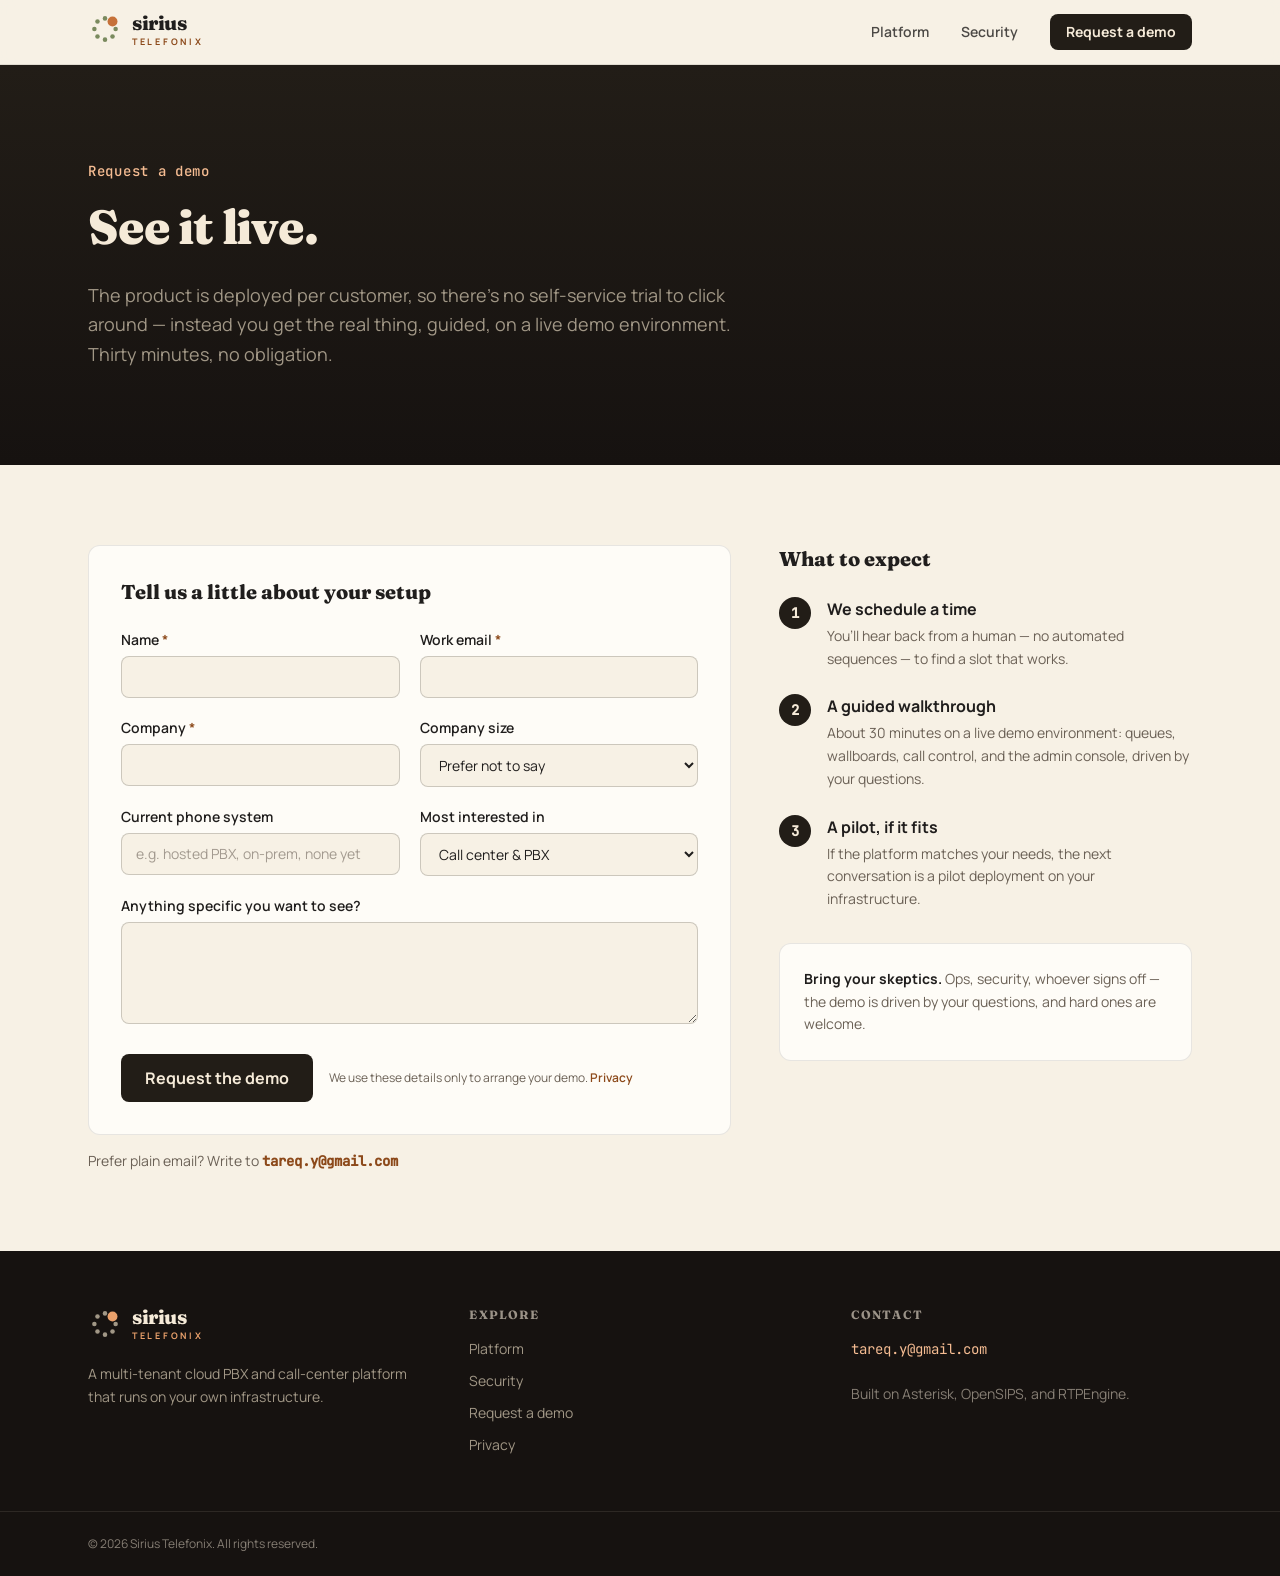
<file: demo/index.html>
<!DOCTYPE html><html lang="en"><head><meta charset="utf-8"><meta name="viewport" content="width=device-width, initial-scale=1"><title>Request a demo — Sirius Telefonix</title><meta name="description" content="See Sirius Telefonix live: a guided walkthrough of the call-center platform on a demo environment, about 30 minutes, no obligation."><link rel="canonical" href="https://siriustelefonix.github.io/demo/"><meta property="og:site_name" content="Sirius Telefonix"><meta property="og:type" content="website"><meta property="og:title" content="Request a demo — Sirius Telefonix"><meta property="og:description" content="See Sirius Telefonix live: a guided walkthrough of the call-center platform on a demo environment, about 30 minutes, no obligation."><meta property="og:url" content="https://siriustelefonix.github.io/demo/"><meta property="og:image" content="https://siriustelefonix.github.io/og.png"><meta name="twitter:card" content="summary_large_image"><meta name="twitter:title" content="Request a demo — Sirius Telefonix"><meta name="twitter:description" content="See Sirius Telefonix live: a guided walkthrough of the call-center platform on a demo environment, about 30 minutes, no obligation."><meta name="twitter:image" content="https://siriustelefonix.github.io/og.png"><meta name="generator" content="Astro v7.2.2"><meta name="theme-color" content="#221d17"><link rel="icon" href="/favicon.svg" type="image/svg+xml"><link rel="icon" href="/favicon-32.png" sizes="32x32" type="image/png"><link rel="apple-touch-icon" href="/apple-touch-icon.png"><link rel="manifest" href="/site.webmanifest"><link rel="sitemap" href="/sitemap-index.xml"><link rel="stylesheet" href="/_astro/Base.Bav2MVgP.css"></head><body class="bg-paper font-sans text-ink antialiased"><a href="#main" class="sr-only rounded-lg bg-char-900 px-4 py-2 font-bold text-cream focus:not-sr-only focus:absolute focus:top-2 focus:left-2 focus:z-100">Skip to content</a><header class="sticky top-0 z-50 border-b border-ink/10 bg-paper/90 backdrop-blur"><div class="mx-auto flex h-16 max-w-6xl items-center justify-between px-4 sm:px-6"><a href="/" class="rounded focus:outline-2 focus:outline-accent-deep" aria-label="Sirius Telefonix — home"><span class="inline-flex items-center gap-2.5"><svg width="34" height="34" viewBox="0 0 48 48" fill="none" xmlns="http://www.w3.org/2000/svg" aria-hidden="true"><circle cx="39" cy="24" r="3.2" fill="#7a8a5e"></circle><circle cx="34.6" cy="34.6" r="3.2" fill="#7a8a5e"></circle><circle cx="24" cy="39" r="3.2" fill="#7a8a5e"></circle><circle cx="13.4" cy="34.6" r="3.2" fill="#7a8a5e"></circle><circle cx="9" cy="24" r="3.2" fill="#7a8a5e"></circle><circle cx="13.4" cy="13.4" r="3.2" fill="#7a8a5e"></circle><circle cx="24" cy="9" r="3.2" fill="#7a8a5e"></circle><circle cx="34.6" cy="13.4" r="7" fill="#c67139"></circle></svg><span class="flex flex-col justify-center leading-none"><span class="font-display text-[20px] font-extrabold tracking-tight lowercase">sirius</span><span class="mt-1 text-[9px] font-bold tracking-[0.3em] uppercase text-accent-deep">Telefonix</span></span></span></a><nav class="hidden items-center gap-8 sm:flex" aria-label="Main"><a href="/platform" class="text-sm font-semibold transition-colors hover:text-accent-deep text-ink/80">Platform</a><a href="/security" class="text-sm font-semibold transition-colors hover:text-accent-deep text-ink/80">Security</a><a href="/demo" class="rounded-lg bg-char-900 px-4 py-2 text-sm font-bold text-cream transition-colors hover:bg-char-800">Request a demo</a></nav><button id="nav-toggle" type="button" class="rounded p-2 sm:hidden" aria-expanded="false" aria-controls="mobile-nav" aria-label="Open menu"><svg id="nav-icon-open" width="24" height="24" viewBox="0 0 24 24" fill="none" aria-hidden="true"><path d="M4 7h16M4 12h16M4 17h16" class="stroke-ink" stroke-width="2" stroke-linecap="round"></path></svg><svg id="nav-icon-close" width="24" height="24" viewBox="0 0 24 24" fill="none" aria-hidden="true" class="hidden"><path d="M6 6l12 12M18 6L6 18" class="stroke-ink" stroke-width="2" stroke-linecap="round"></path></svg></button></div><nav id="mobile-nav" class="hidden border-t border-ink/10 px-4 pt-2 pb-4 sm:hidden" aria-label="Mobile"><a href="/platform" class="block py-3 text-sm font-semibold text-ink/80">Platform</a><a href="/security" class="block py-3 text-sm font-semibold text-ink/80">Security</a><a href="/demo" class="mt-2 block rounded-lg bg-char-900 px-4 py-3 text-center text-sm font-bold text-cream">Request a demo</a></nav></header><script type="module">var e=document.getElementById(`nav-toggle`),t=document.getElementById(`mobile-nav`),n=document.getElementById(`nav-icon-open`),r=document.getElementById(`nav-icon-close`);function i(i){t?.classList.toggle(`hidden`,!i),n?.classList.toggle(`hidden`,i),r?.classList.toggle(`hidden`,!i),e?.setAttribute(`aria-expanded`,String(i)),e?.setAttribute(`aria-label`,i?`Close menu`:`Open menu`)}e?.addEventListener(`click`,()=>i(t?.classList.contains(`hidden`)??!1)),document.addEventListener(`keydown`,n=>{n.key===`Escape`&&t&&!t.classList.contains(`hidden`)&&(i(!1),e?.focus())});</script><main id="main"><section class="bg-char-900 bg-gradient-to-b from-char-900 to-char-950"><div class="mx-auto max-w-6xl px-4 py-20 sm:px-6 lg:py-24"><p class="font-mono text-sm font-medium tracking-wider text-accent-soft">Request a demo</p><h1 class="mt-4 max-w-3xl text-4xl leading-tight font-extrabold tracking-tight text-cream sm:text-5xl">See it live.</h1><p class="mt-6 max-w-2xl text-lg leading-relaxed text-mist">The product is deployed per customer, so there’s no self-service trial to click around — instead you get the real thing, guided, on a live demo environment. Thirty minutes, no obligation.</p></div></section><section class="mx-auto grid max-w-6xl gap-12 px-4 py-16 sm:px-6 lg:grid-cols-5 lg:py-20"><!-- Form --><div class="lg:col-span-3"><form id="demo-form" class="rounded-xl border border-ink/10 bg-surface p-6 sm:p-8" data-key data-mailto="tareq.y@gmail.com" novalidate><h2 class="text-xl font-extrabold">Tell us a little about your setup</h2><div class="mt-6 grid gap-5 sm:grid-cols-2"><div><label for="f-name" class="mb-1.5 block text-sm font-semibold">Name <span class="text-accent-deep">*</span></label><input id="f-name" name="name" type="text" required autocomplete="name" class="w-full rounded-lg border border-ink/20 bg-paper px-3.5 py-2.5 text-sm focus:border-accent-deep focus:outline-2 focus:outline-accent-deep/30"></div><div><label for="f-email" class="mb-1.5 block text-sm font-semibold">Work email <span class="text-accent-deep">*</span></label><input id="f-email" name="email" type="email" required autocomplete="email" class="w-full rounded-lg border border-ink/20 bg-paper px-3.5 py-2.5 text-sm focus:border-accent-deep focus:outline-2 focus:outline-accent-deep/30"></div><div><label for="f-company" class="mb-1.5 block text-sm font-semibold">Company <span class="text-accent-deep">*</span></label><input id="f-company" name="company" type="text" required autocomplete="organization" class="w-full rounded-lg border border-ink/20 bg-paper px-3.5 py-2.5 text-sm focus:border-accent-deep focus:outline-2 focus:outline-accent-deep/30"></div><div><label for="f-size" class="mb-1.5 block text-sm font-semibold">Company size</label><select id="f-size" name="company_size" class="w-full rounded-lg border border-ink/20 bg-paper px-3.5 py-2.5 text-sm focus:border-accent-deep focus:outline-2 focus:outline-accent-deep/30"><option value="">Prefer not to say</option><option>1–20</option><option>21–100</option><option>101–500</option><option>500+</option></select></div><div><label for="f-current" class="mb-1.5 block text-sm font-semibold">Current phone system</label><input id="f-current" name="current_system" type="text" placeholder="e.g. hosted PBX, on-prem, none yet" class="w-full rounded-lg border border-ink/20 bg-paper px-3.5 py-2.5 text-sm placeholder:text-muted/60 focus:border-accent-deep focus:outline-2 focus:outline-accent-deep/30"></div><div><label for="f-interest" class="mb-1.5 block text-sm font-semibold">Most interested in</label><select id="f-interest" name="interest" class="w-full rounded-lg border border-ink/20 bg-paper px-3.5 py-2.5 text-sm focus:border-accent-deep focus:outline-2 focus:outline-accent-deep/30"><option>Call center &amp; PBX</option><option>Call center</option><option>PBX</option></select></div><div class="sm:col-span-2"><label for="f-message" class="mb-1.5 block text-sm font-semibold">Anything specific you want to see?</label><textarea id="f-message" name="message" rows="4" class="w-full rounded-lg border border-ink/20 bg-paper px-3.5 py-2.5 text-sm focus:border-accent-deep focus:outline-2 focus:outline-accent-deep/30"></textarea></div></div><!-- honeypot --><input type="checkbox" name="botcheck" class="absolute -left-[9999px]" tabindex="-1" autocomplete="off" aria-hidden="true"><p id="form-status" class="mt-4 hidden text-sm font-semibold" role="status" aria-live="polite"></p><div class="mt-6 flex flex-wrap items-center gap-4"><button type="submit" class="rounded-lg bg-char-900 px-6 py-3 text-base font-bold text-cream transition-colors hover:bg-char-800">Request the demo</button><p class="text-xs leading-relaxed text-muted">We use these details only to arrange your demo. <a href="/privacy" class="font-semibold text-accent-deep hover:underline">Privacy</a></p></div></form><div id="form-success" class="hidden rounded-xl border border-ink/10 bg-surface p-8 text-center"><p class="font-mono text-sm font-bold text-live-deep">Request received</p><h2 class="mt-2 text-2xl font-extrabold">Thanks — talk soon.</h2><p class="mx-auto mt-3 max-w-md text-muted">We'll get back to you to schedule the walkthrough. If anything changes in the meantime, just reply to our email.</p></div><p class="mt-4 text-sm text-muted">Prefer plain email? Write to <a href="mailto:tareq.y@gmail.com" class="font-mono font-semibold text-accent-deep hover:underline">tareq.y@gmail.com</a></p></div><!-- What to expect --><aside class="lg:col-span-2"><h2 class="text-xl font-extrabold">What to expect</h2><ol class="mt-6 space-y-6" role="list"><li class="flex gap-4"><span class="flex h-8 w-8 shrink-0 items-center justify-center rounded-full bg-char-900 font-mono text-sm font-bold text-cream">1</span><div><h3 class="font-bold">We schedule a time</h3><p class="mt-1 text-sm leading-relaxed text-muted">You’ll hear back from a human — no automated sequences — to find a slot that works.</p></div></li><li class="flex gap-4"><span class="flex h-8 w-8 shrink-0 items-center justify-center rounded-full bg-char-900 font-mono text-sm font-bold text-cream">2</span><div><h3 class="font-bold">A guided walkthrough</h3><p class="mt-1 text-sm leading-relaxed text-muted">About 30 minutes on a live demo environment: queues, wallboards, call control, and the admin console, driven by your questions.</p></div></li><li class="flex gap-4"><span class="flex h-8 w-8 shrink-0 items-center justify-center rounded-full bg-char-900 font-mono text-sm font-bold text-cream">3</span><div><h3 class="font-bold">A pilot, if it fits</h3><p class="mt-1 text-sm leading-relaxed text-muted">If the platform matches your needs, the next conversation is a pilot deployment on your infrastructure.</p></div></li></ol><div class="mt-8 rounded-xl border border-ink/10 bg-surface p-6"><p class="text-sm leading-relaxed text-muted"><span class="font-bold text-ink">Bring your skeptics.</span> Ops, security, whoever signs off — the demo is driven by your questions, and hard ones are welcome.</p></div></aside></section></main><footer class="bg-char-950 text-mist"><div class="mx-auto grid max-w-6xl gap-10 px-4 py-14 sm:grid-cols-2 sm:px-6 lg:grid-cols-3"><div><span class="inline-flex items-center gap-2.5 text-cream"><svg width="34" height="34" viewBox="0 0 48 48" fill="none" xmlns="http://www.w3.org/2000/svg" aria-hidden="true"><circle cx="39" cy="24" r="3.2" fill="#a19786"></circle><circle cx="34.6" cy="34.6" r="3.2" fill="#a19786"></circle><circle cx="24" cy="39" r="3.2" fill="#a19786"></circle><circle cx="13.4" cy="34.6" r="3.2" fill="#a19786"></circle><circle cx="9" cy="24" r="3.2" fill="#a19786"></circle><circle cx="13.4" cy="13.4" r="3.2" fill="#a19786"></circle><circle cx="24" cy="9" r="3.2" fill="#a19786"></circle><circle cx="34.6" cy="13.4" r="7" fill="#e9a06b"></circle></svg><span class="flex flex-col justify-center leading-none"><span class="font-display text-[20px] font-extrabold tracking-tight lowercase">sirius</span><span class="mt-1 text-[9px] font-bold tracking-[0.3em] uppercase text-accent">Telefonix</span></span></span><p class="mt-4 max-w-xs text-sm leading-relaxed">A multi-tenant cloud PBX and call-center platform that runs on your own infrastructure.</p></div><nav aria-label="Footer"><h2 class="font-sans text-xs font-bold tracking-widest text-cream/60 uppercase">Explore</h2><ul class="mt-4 space-y-3 text-sm"><li><a href="/platform" class="hover:text-accent-soft">Platform</a></li><li><a href="/security" class="hover:text-accent-soft">Security</a></li><li><a href="/demo" class="hover:text-accent-soft">Request a demo</a></li><li><a href="/privacy" class="hover:text-accent-soft">Privacy</a></li></ul></nav><div><h2 class="font-sans text-xs font-bold tracking-widest text-cream/60 uppercase">Contact</h2><p class="mt-4 text-sm"><a href="mailto:tareq.y@gmail.com" class="font-mono text-accent-soft hover:underline">tareq.y@gmail.com</a></p><p class="mt-6 text-sm leading-relaxed text-cream/50">Built on Asterisk, OpenSIPS, and RTPEngine.</p></div></div><div class="border-t border-cream/10"><p class="mx-auto max-w-6xl px-4 py-6 text-xs text-cream/50 sm:px-6">© 2026 Sirius Telefonix. All rights reserved.</p></div></footer></body></html><script type="module">var e=document.getElementById(`demo-form`),t=document.getElementById(`form-success`),n=document.getElementById(`form-status`);e?.addEventListener(`submit`,async r=>{if(r.preventDefault(),!e.reportValidity())return;let i=new FormData(e);if(i.get(`botcheck`))return;i.delete(`botcheck`);let a=e.dataset.key,o=Object.fromEntries(i.entries());if(!a){let t=Object.entries(o).filter(([,e])=>String(e).trim()!==``).map(([e,t])=>`${e.replace(/_/g,` `)}: ${t}`).join(`
`);location.href=`mailto:${e.dataset.mailto}?subject=Demo%20request%20%E2%80%94%20Sirius%20Telefonix&body=${encodeURIComponent(t)}`;return}let s=e.querySelector(`button[type="submit"]`);s.disabled=!0,s.textContent=`Sending…`;try{let n=await fetch(`https://api.web3forms.com/submit`,{method:`POST`,headers:{"Content-Type":`application/json`,Accept:`application/json`},body:JSON.stringify({access_key:a,subject:`Demo request — Sirius Telefonix`,from_name:`Sirius Telefonix demo form`,...o})}),r=await n.json();if(!n.ok||!r.success)throw Error(r.message??`Submission failed`);e.classList.add(`hidden`),t?.classList.remove(`hidden`),t?.scrollIntoView({block:`center`})}catch{n&&(n.textContent=`Something went wrong sending the form — please try again, or use the email address below.`,n.classList.remove(`hidden`),n.classList.add(`text-accent-deep`)),s.disabled=!1,s.textContent=`Request the demo`}});</script>
</file>
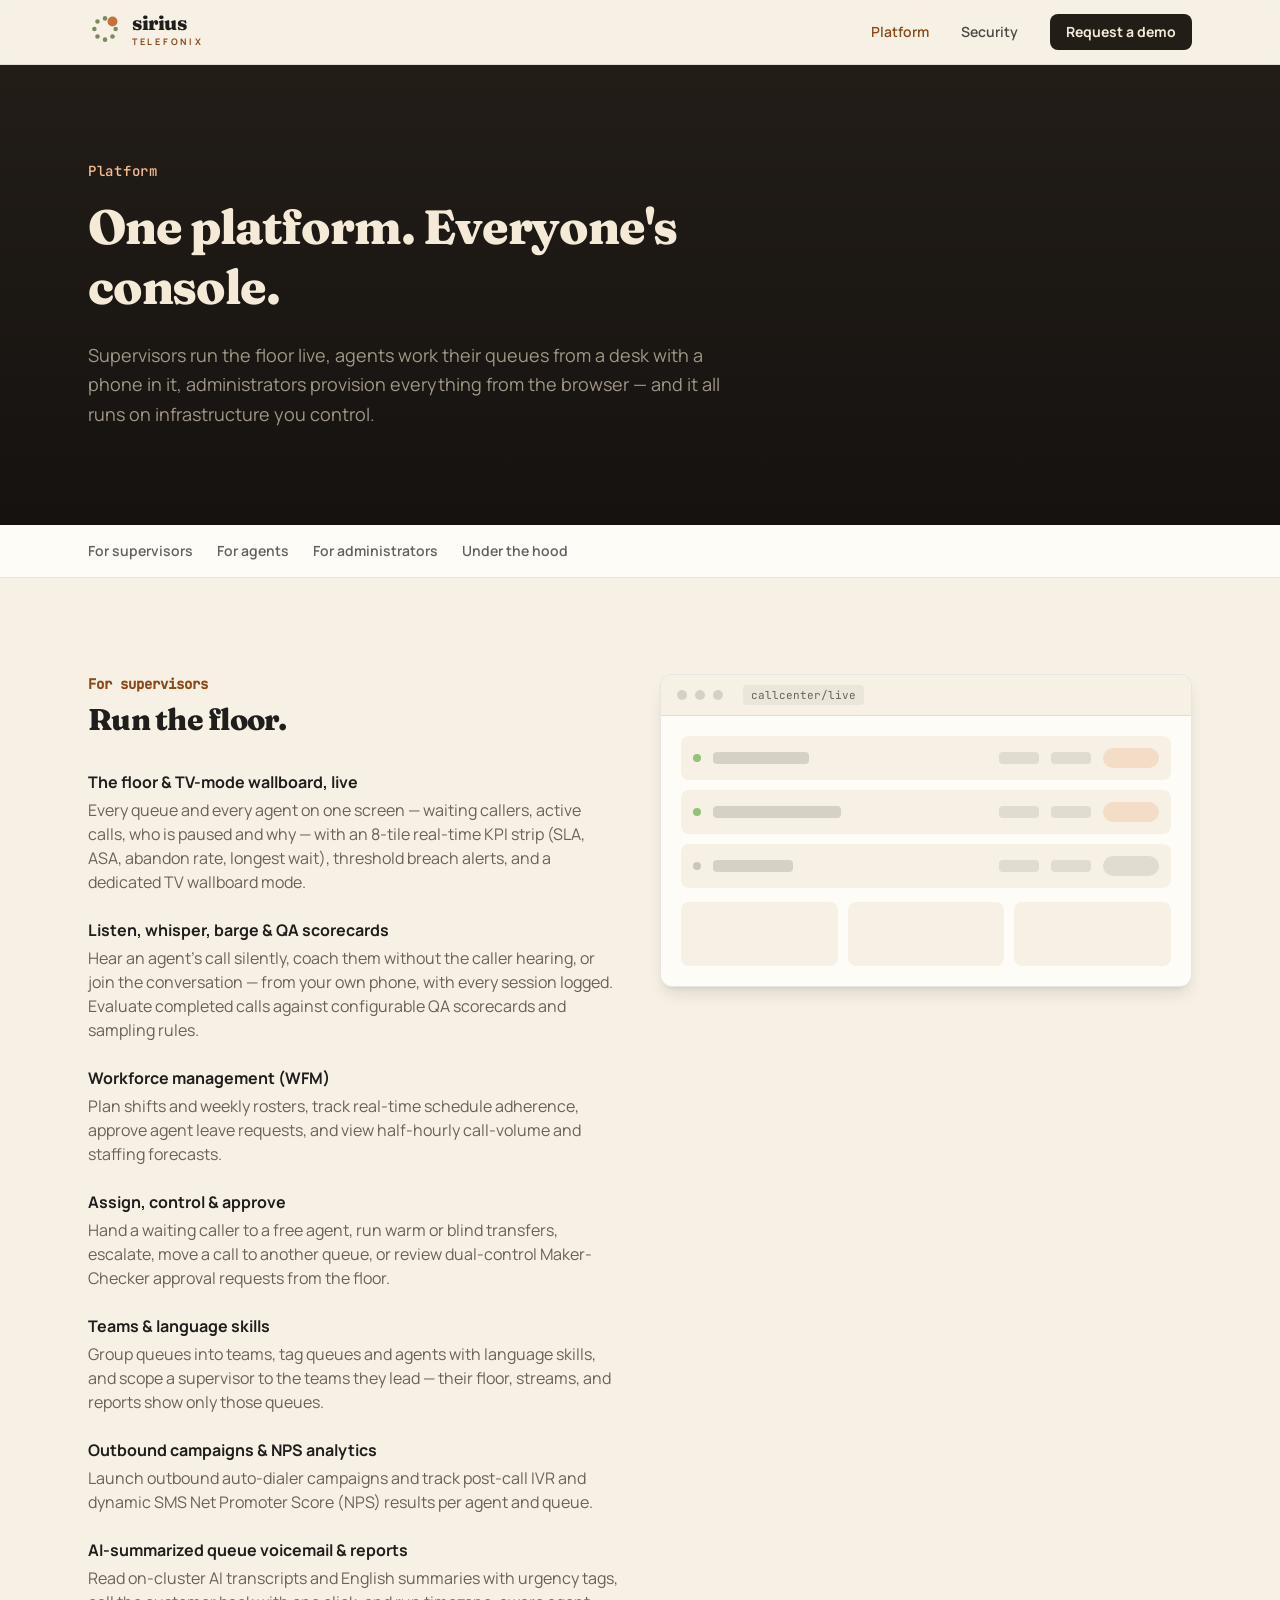
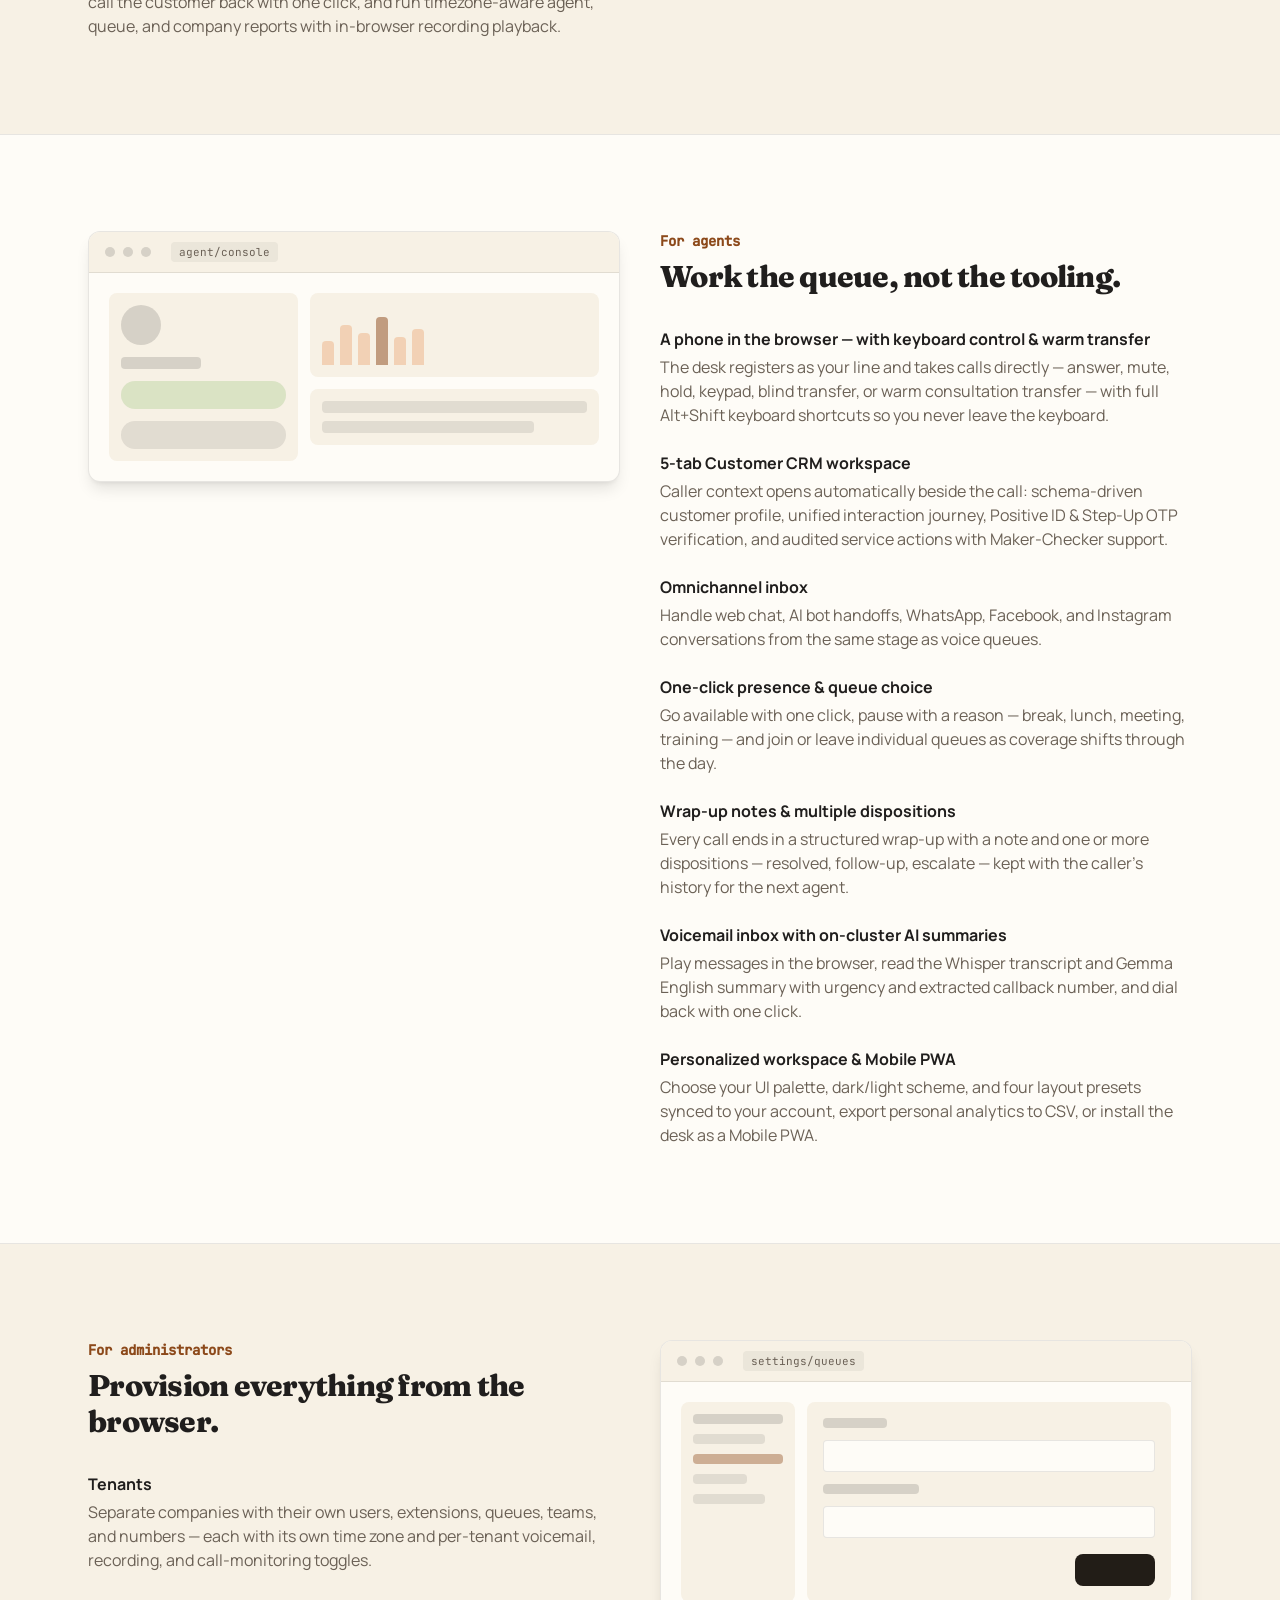
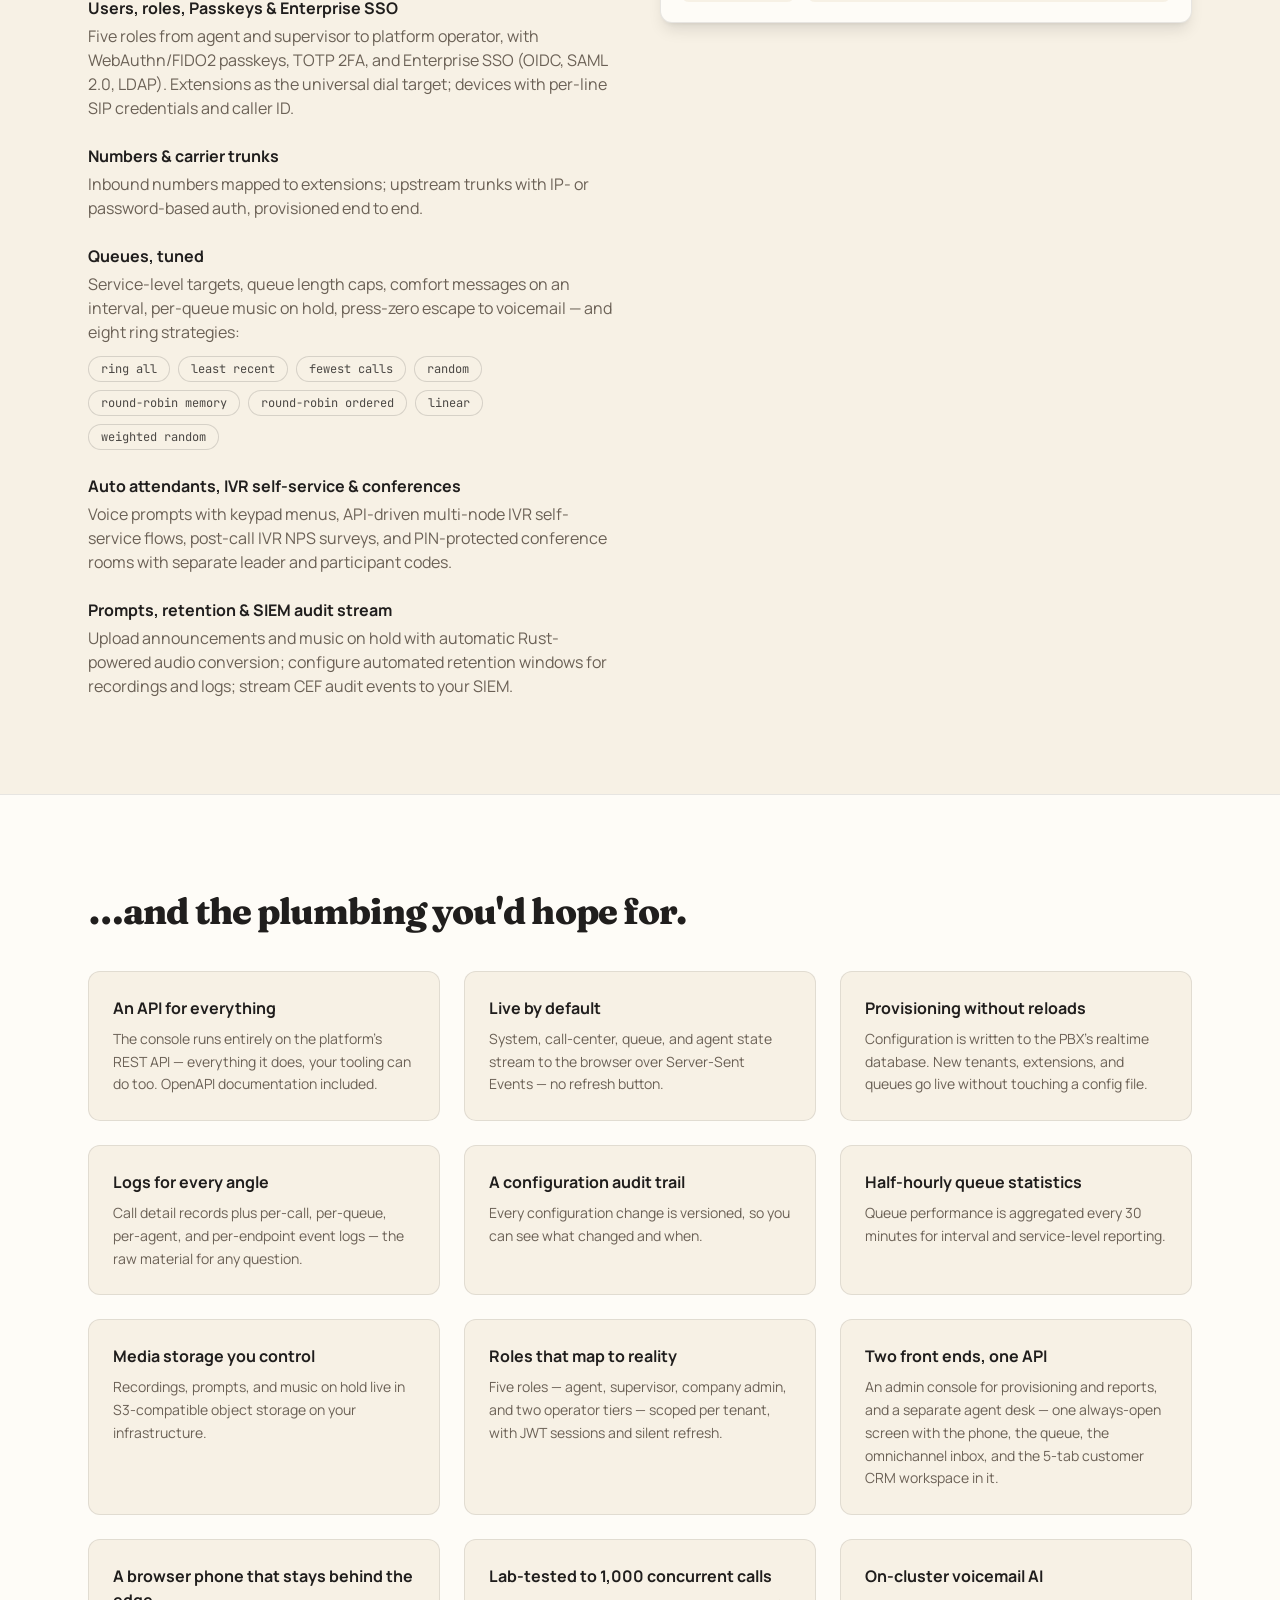
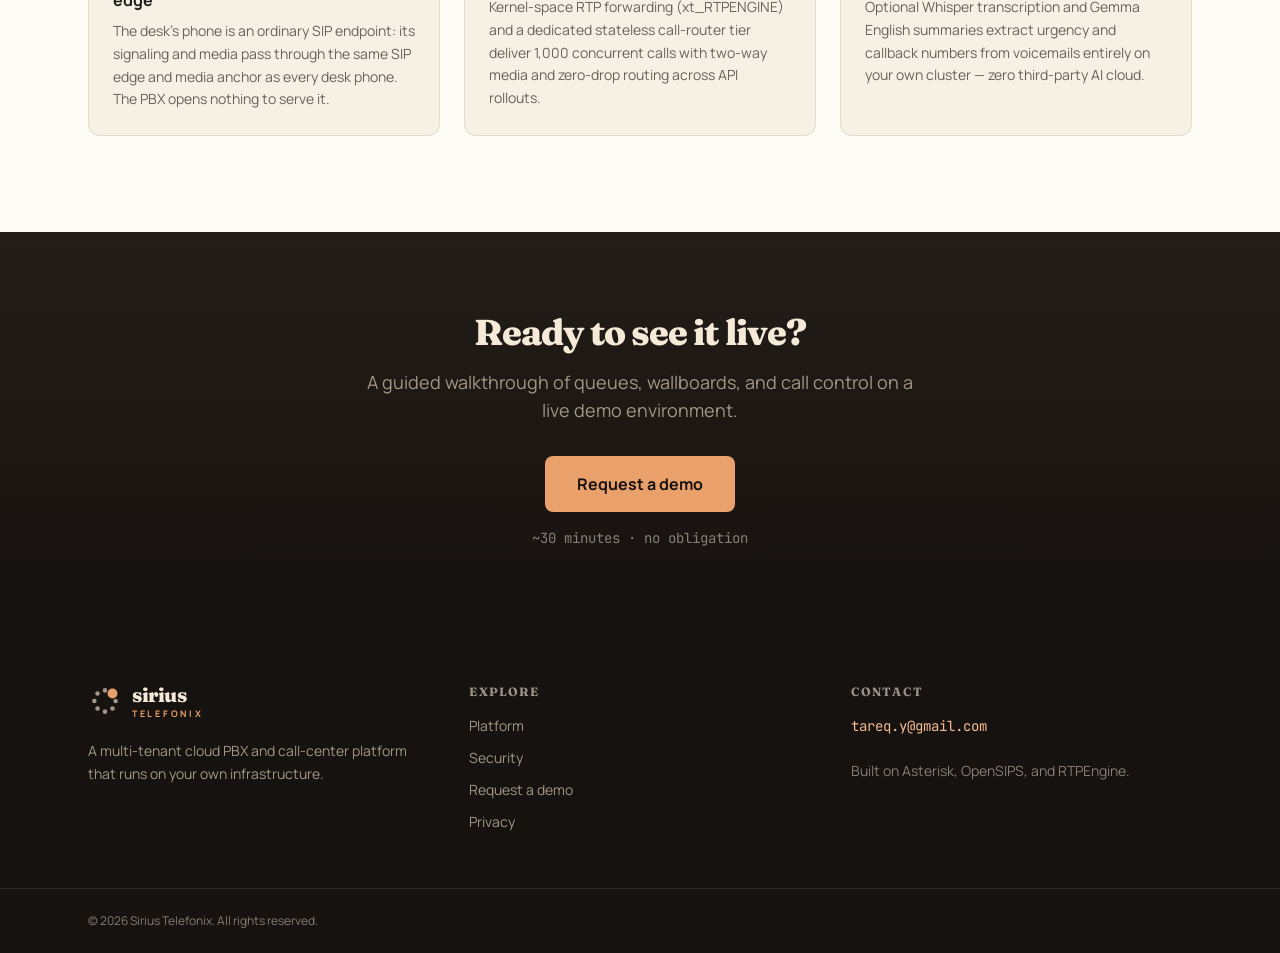
<file: platform/index.html>
<!DOCTYPE html><html lang="en"><head><meta charset="utf-8"><meta name="viewport" content="width=device-width, initial-scale=1"><title>Platform — Sirius Telefonix</title><meta name="description" content="Queues with eight ring strategies, an agent desk with a browser phone, 5-tab CRM workspace, and omnichannel inbox, a live supervisor wallboard with listen/whisper/barge and workforce management, on-cluster voicemail AI, and enterprise security — all on your own infrastructure."><link rel="canonical" href="https://siriustelefonix.github.io/platform/"><meta property="og:site_name" content="Sirius Telefonix"><meta property="og:type" content="website"><meta property="og:title" content="Platform — Sirius Telefonix"><meta property="og:description" content="Queues with eight ring strategies, an agent desk with a browser phone, 5-tab CRM workspace, and omnichannel inbox, a live supervisor wallboard with listen/whisper/barge and workforce management, on-cluster voicemail AI, and enterprise security — all on your own infrastructure."><meta property="og:url" content="https://siriustelefonix.github.io/platform/"><meta property="og:image" content="https://siriustelefonix.github.io/og.png"><meta name="twitter:card" content="summary_large_image"><meta name="twitter:title" content="Platform — Sirius Telefonix"><meta name="twitter:description" content="Queues with eight ring strategies, an agent desk with a browser phone, 5-tab CRM workspace, and omnichannel inbox, a live supervisor wallboard with listen/whisper/barge and workforce management, on-cluster voicemail AI, and enterprise security — all on your own infrastructure."><meta name="twitter:image" content="https://siriustelefonix.github.io/og.png"><meta name="generator" content="Astro v7.2.2"><meta name="theme-color" content="#221d17"><link rel="icon" href="/favicon.svg" type="image/svg+xml"><link rel="icon" href="/favicon-32.png" sizes="32x32" type="image/png"><link rel="apple-touch-icon" href="/apple-touch-icon.png"><link rel="manifest" href="/site.webmanifest"><link rel="sitemap" href="/sitemap-index.xml"><link rel="stylesheet" href="/_astro/Base.Bav2MVgP.css"></head><body class="bg-paper font-sans text-ink antialiased"><a href="#main" class="sr-only rounded-lg bg-char-900 px-4 py-2 font-bold text-cream focus:not-sr-only focus:absolute focus:top-2 focus:left-2 focus:z-100">Skip to content</a><header class="sticky top-0 z-50 border-b border-ink/10 bg-paper/90 backdrop-blur"><div class="mx-auto flex h-16 max-w-6xl items-center justify-between px-4 sm:px-6"><a href="/" class="rounded focus:outline-2 focus:outline-accent-deep" aria-label="Sirius Telefonix — home"><span class="inline-flex items-center gap-2.5"><svg width="34" height="34" viewBox="0 0 48 48" fill="none" xmlns="http://www.w3.org/2000/svg" aria-hidden="true"><circle cx="39" cy="24" r="3.2" fill="#7a8a5e"></circle><circle cx="34.6" cy="34.6" r="3.2" fill="#7a8a5e"></circle><circle cx="24" cy="39" r="3.2" fill="#7a8a5e"></circle><circle cx="13.4" cy="34.6" r="3.2" fill="#7a8a5e"></circle><circle cx="9" cy="24" r="3.2" fill="#7a8a5e"></circle><circle cx="13.4" cy="13.4" r="3.2" fill="#7a8a5e"></circle><circle cx="24" cy="9" r="3.2" fill="#7a8a5e"></circle><circle cx="34.6" cy="13.4" r="7" fill="#c67139"></circle></svg><span class="flex flex-col justify-center leading-none"><span class="font-display text-[20px] font-extrabold tracking-tight lowercase">sirius</span><span class="mt-1 text-[9px] font-bold tracking-[0.3em] uppercase text-accent-deep">Telefonix</span></span></span></a><nav class="hidden items-center gap-8 sm:flex" aria-label="Main"><a href="/platform" aria-current="page" class="text-sm font-semibold transition-colors hover:text-accent-deep text-accent-deep">Platform</a><a href="/security" class="text-sm font-semibold transition-colors hover:text-accent-deep text-ink/80">Security</a><a href="/demo" class="rounded-lg bg-char-900 px-4 py-2 text-sm font-bold text-cream transition-colors hover:bg-char-800">Request a demo</a></nav><button id="nav-toggle" type="button" class="rounded p-2 sm:hidden" aria-expanded="false" aria-controls="mobile-nav" aria-label="Open menu"><svg id="nav-icon-open" width="24" height="24" viewBox="0 0 24 24" fill="none" aria-hidden="true"><path d="M4 7h16M4 12h16M4 17h16" class="stroke-ink" stroke-width="2" stroke-linecap="round"></path></svg><svg id="nav-icon-close" width="24" height="24" viewBox="0 0 24 24" fill="none" aria-hidden="true" class="hidden"><path d="M6 6l12 12M18 6L6 18" class="stroke-ink" stroke-width="2" stroke-linecap="round"></path></svg></button></div><nav id="mobile-nav" class="hidden border-t border-ink/10 px-4 pt-2 pb-4 sm:hidden" aria-label="Mobile"><a href="/platform" aria-current="page" class="block py-3 text-sm font-semibold text-accent-deep">Platform</a><a href="/security" class="block py-3 text-sm font-semibold text-ink/80">Security</a><a href="/demo" class="mt-2 block rounded-lg bg-char-900 px-4 py-3 text-center text-sm font-bold text-cream">Request a demo</a></nav></header><script type="module">var e=document.getElementById(`nav-toggle`),t=document.getElementById(`mobile-nav`),n=document.getElementById(`nav-icon-open`),r=document.getElementById(`nav-icon-close`);function i(i){t?.classList.toggle(`hidden`,!i),n?.classList.toggle(`hidden`,i),r?.classList.toggle(`hidden`,!i),e?.setAttribute(`aria-expanded`,String(i)),e?.setAttribute(`aria-label`,i?`Close menu`:`Open menu`)}e?.addEventListener(`click`,()=>i(t?.classList.contains(`hidden`)??!1)),document.addEventListener(`keydown`,n=>{n.key===`Escape`&&t&&!t.classList.contains(`hidden`)&&(i(!1),e?.focus())});</script><main id="main"><section class="bg-char-900 bg-gradient-to-b from-char-900 to-char-950"><div class="mx-auto max-w-6xl px-4 py-20 sm:px-6 lg:py-24"><p class="font-mono text-sm font-medium tracking-wider text-accent-soft">Platform</p><h1 class="mt-4 max-w-3xl text-4xl leading-tight font-extrabold tracking-tight text-cream sm:text-5xl">One platform. Everyone&#39;s console.</h1><p class="mt-6 max-w-2xl text-lg leading-relaxed text-mist">Supervisors run the floor live, agents work their queues from a desk with a phone in it, administrators provision everything from the browser — and it all runs on infrastructure you control.</p></div></section><nav aria-label="Personas" class="border-b border-ink/10 bg-surface"><div class="mx-auto flex max-w-6xl gap-6 overflow-x-auto px-4 py-4 text-sm font-semibold sm:px-6"><a href="#supervisors" class="whitespace-nowrap text-ink/70 hover:text-accent-deep">For supervisors</a><a href="#agents" class="whitespace-nowrap text-ink/70 hover:text-accent-deep">For agents</a><a href="#administrators" class="whitespace-nowrap text-ink/70 hover:text-accent-deep">For administrators</a><a href="#plumbing" class="whitespace-nowrap text-ink/70 hover:text-accent-deep">Under the hood</a></div></nav><section id="supervisors" class="scroll-mt-16"><div class="mx-auto grid max-w-6xl items-start gap-10 px-4 py-20 sm:px-6 lg:grid-cols-2 lg:py-24"><div><p class="font-mono text-sm font-bold text-accent-deep">For supervisors</p><h2 class="mt-2 text-3xl font-extrabold tracking-tight">Run the floor.</h2><dl class="mt-8 space-y-6"><div><dt class="font-bold">The floor &amp; TV-mode wallboard, live</dt><dd class="mt-1 text-muted">Every queue and every agent on one screen — waiting callers, active calls, who is paused and why — with an 8-tile real-time KPI strip (SLA, ASA, abandon rate, longest wait), threshold breach alerts, and a dedicated TV wallboard mode.</dd></div><div><dt class="font-bold">Listen, whisper, barge &amp; QA scorecards</dt><dd class="mt-1 text-muted">Hear an agent’s call silently, coach them without the caller hearing, or join the conversation — from your own phone, with every session logged. Evaluate completed calls against configurable QA scorecards and sampling rules.</dd></div><div><dt class="font-bold">Workforce management (WFM)</dt><dd class="mt-1 text-muted">Plan shifts and weekly rosters, track real-time schedule adherence, approve agent leave requests, and view half-hourly call-volume and staffing forecasts.</dd></div><div><dt class="font-bold">Assign, control &amp; approve</dt><dd class="mt-1 text-muted">Hand a waiting caller to a free agent, run warm or blind transfers, escalate, move a call to another queue, or review dual-control Maker-Checker approval requests from the floor.</dd></div><div><dt class="font-bold">Teams &amp; language skills</dt><dd class="mt-1 text-muted">Group queues into teams, tag queues and agents with language skills, and scope a supervisor to the teams they lead — their floor, streams, and reports show only those queues.</dd></div><div><dt class="font-bold">Outbound campaigns &amp; NPS analytics</dt><dd class="mt-1 text-muted">Launch outbound auto-dialer campaigns and track post-call IVR and dynamic SMS Net Promoter Score (NPS) results per agent and queue.</dd></div><div><dt class="font-bold">AI-summarized queue voicemail &amp; reports</dt><dd class="mt-1 text-muted">Read on-cluster AI transcripts and English summaries with urgency tags, call the customer back with one click, and run timezone-aware agent, queue, and company reports with in-browser recording playback.</dd></div></dl></div><div class="lg:sticky lg:top-24"><figure class="overflow-hidden rounded-xl border border-ink/10 bg-surface shadow-lg"><div class="flex items-center gap-2 border-b border-ink/10 bg-paper px-4 py-2.5"><span class="h-2.5 w-2.5 rounded-full bg-ink/15"></span><span class="h-2.5 w-2.5 rounded-full bg-ink/15"></span><span class="h-2.5 w-2.5 rounded-full bg-ink/15"></span><span class="ml-3 hidden truncate rounded bg-ink/5 px-2 py-0.5 font-mono text-[11px] text-muted sm:inline">callcenter/live</span></div><div class="p-4 sm:p-5"><div class="space-y-2.5" aria-hidden="true"><div class="flex items-center gap-3 rounded-lg bg-paper p-3"><span class="h-2 w-2 rounded-full bg-live"></span><span class="h-3 w-24 rounded bg-ink/15"></span><span class="ml-auto h-3 w-10 rounded bg-ink/10"></span><span class="h-3 w-10 rounded bg-ink/10"></span><span class="h-5 w-14 rounded-full bg-accent/25"></span></div><div class="flex items-center gap-3 rounded-lg bg-paper p-3"><span class="h-2 w-2 rounded-full bg-live"></span><span class="h-3 w-32 rounded bg-ink/15"></span><span class="ml-auto h-3 w-10 rounded bg-ink/10"></span><span class="h-3 w-10 rounded bg-ink/10"></span><span class="h-5 w-14 rounded-full bg-accent/25"></span></div><div class="flex items-center gap-3 rounded-lg bg-paper p-3"><span class="h-2 w-2 rounded-full bg-ink/20"></span><span class="h-3 w-20 rounded bg-ink/15"></span><span class="ml-auto h-3 w-10 rounded bg-ink/10"></span><span class="h-3 w-10 rounded bg-ink/10"></span><span class="h-5 w-14 rounded-full bg-ink/10"></span></div><div class="grid grid-cols-3 gap-2.5 pt-1"><span class="h-16 rounded-lg bg-paper"></span><span class="h-16 rounded-lg bg-paper"></span><span class="h-16 rounded-lg bg-paper"></span></div></div></div></figure></div></div></section><section id="agents" class="scroll-mt-16 border-y border-ink/10 bg-surface"><div class="mx-auto grid max-w-6xl items-start gap-10 px-4 py-20 sm:px-6 lg:grid-cols-2 lg:py-24"><div class="lg:order-2"><p class="font-mono text-sm font-bold text-accent-deep">For agents</p><h2 class="mt-2 text-3xl font-extrabold tracking-tight">Work the queue, not the tooling.</h2><dl class="mt-8 space-y-6"><div><dt class="font-bold">A phone in the browser — with keyboard control &amp; warm transfer</dt><dd class="mt-1 text-muted">The desk registers as your line and takes calls directly — answer, mute, hold, keypad, blind transfer, or warm consultation transfer — with full Alt+Shift keyboard shortcuts so you never leave the keyboard.</dd></div><div><dt class="font-bold">5-tab Customer CRM workspace</dt><dd class="mt-1 text-muted">Caller context opens automatically beside the call: schema-driven customer profile, unified interaction journey, Positive ID &amp; Step-Up OTP verification, and audited service actions with Maker-Checker support.</dd></div><div><dt class="font-bold">Omnichannel inbox</dt><dd class="mt-1 text-muted">Handle web chat, AI bot handoffs, WhatsApp, Facebook, and Instagram conversations from the same stage as voice queues.</dd></div><div><dt class="font-bold">One-click presence &amp; queue choice</dt><dd class="mt-1 text-muted">Go available with one click, pause with a reason — break, lunch, meeting, training — and join or leave individual queues as coverage shifts through the day.</dd></div><div><dt class="font-bold">Wrap-up notes &amp; multiple dispositions</dt><dd class="mt-1 text-muted">Every call ends in a structured wrap-up with a note and one or more dispositions — resolved, follow-up, escalate — kept with the caller’s history for the next agent.</dd></div><div><dt class="font-bold">Voicemail inbox with on-cluster AI summaries</dt><dd class="mt-1 text-muted">Play messages in the browser, read the Whisper transcript and Gemma English summary with urgency and extracted callback number, and dial back with one click.</dd></div><div><dt class="font-bold">Personalized workspace &amp; Mobile PWA</dt><dd class="mt-1 text-muted">Choose your UI palette, dark/light scheme, and four layout presets synced to your account, export personal analytics to CSV, or install the desk as a Mobile PWA.</dd></div></dl></div><div class="lg:order-1 lg:sticky lg:top-24"><figure class="overflow-hidden rounded-xl border border-ink/10 bg-surface shadow-lg"><div class="flex items-center gap-2 border-b border-ink/10 bg-paper px-4 py-2.5"><span class="h-2.5 w-2.5 rounded-full bg-ink/15"></span><span class="h-2.5 w-2.5 rounded-full bg-ink/15"></span><span class="h-2.5 w-2.5 rounded-full bg-ink/15"></span><span class="ml-3 hidden truncate rounded bg-ink/5 px-2 py-0.5 font-mono text-[11px] text-muted sm:inline">agent/console</span></div><div class="p-4 sm:p-5"><div class="grid grid-cols-5 gap-3" aria-hidden="true"><div class="col-span-2 space-y-3 rounded-lg bg-paper p-3"><span class="block h-10 w-10 rounded-full bg-ink/15"></span><span class="block h-3 w-20 rounded bg-ink/15"></span><span class="mt-2 block h-7 w-full rounded-full bg-live/30"></span><span class="block h-7 w-full rounded-full bg-ink/10"></span></div><div class="col-span-3 space-y-3"><div class="flex items-end gap-1.5 rounded-lg bg-paper p-3 pt-6"><span class="h-6 w-3 rounded-t bg-accent/40"></span><span class="h-10 w-3 rounded-t bg-accent/40"></span><span class="h-8 w-3 rounded-t bg-accent/40"></span><span class="h-12 w-3 rounded-t bg-accent-deep/50"></span><span class="h-7 w-3 rounded-t bg-accent/40"></span><span class="h-9 w-3 rounded-t bg-accent/40"></span></div><div class="space-y-2 rounded-lg bg-paper p-3"><span class="block h-3 w-full rounded bg-ink/10"></span><span class="block h-3 w-4/5 rounded bg-ink/10"></span></div></div></div></div></figure></div></div></section><section id="administrators" class="scroll-mt-16"><div class="mx-auto grid max-w-6xl items-start gap-10 px-4 py-20 sm:px-6 lg:grid-cols-2 lg:py-24"><div><p class="font-mono text-sm font-bold text-accent-deep">For administrators</p><h2 class="mt-2 text-3xl font-extrabold tracking-tight">Provision everything from the browser.</h2><dl class="mt-8 space-y-6"><div><dt class="font-bold">Tenants</dt><dd class="mt-1 text-muted">Separate companies with their own users, extensions, queues, teams, and numbers — each with its own time zone and per-tenant voicemail, recording, and call-monitoring toggles.</dd></div><div><dt class="font-bold">Users, roles, Passkeys &amp; Enterprise SSO</dt><dd class="mt-1 text-muted">Five roles from agent and supervisor to platform operator, with WebAuthn/FIDO2 passkeys, TOTP 2FA, and Enterprise SSO (OIDC, SAML 2.0, LDAP). Extensions as the universal dial target; devices with per-line SIP credentials and caller ID.</dd></div><div><dt class="font-bold">Numbers &amp; carrier trunks</dt><dd class="mt-1 text-muted">Inbound numbers mapped to extensions; upstream trunks with IP- or password-based auth, provisioned end to end.</dd></div><div><dt class="font-bold">Queues, tuned</dt><dd class="mt-1 text-muted">Service-level targets, queue length caps, comfort messages on an interval, per-queue music on hold, press-zero escape to voicemail — and eight ring strategies:</dd><dd class="mt-3 flex flex-wrap gap-2" role="list"><span role="listitem" class="rounded-full border border-ink/15 bg-paper px-3 py-1 font-mono text-xs text-ink/80">ring all</span><span role="listitem" class="rounded-full border border-ink/15 bg-paper px-3 py-1 font-mono text-xs text-ink/80">least recent</span><span role="listitem" class="rounded-full border border-ink/15 bg-paper px-3 py-1 font-mono text-xs text-ink/80">fewest calls</span><span role="listitem" class="rounded-full border border-ink/15 bg-paper px-3 py-1 font-mono text-xs text-ink/80">random</span><span role="listitem" class="rounded-full border border-ink/15 bg-paper px-3 py-1 font-mono text-xs text-ink/80">round-robin memory</span><span role="listitem" class="rounded-full border border-ink/15 bg-paper px-3 py-1 font-mono text-xs text-ink/80">round-robin ordered</span><span role="listitem" class="rounded-full border border-ink/15 bg-paper px-3 py-1 font-mono text-xs text-ink/80">linear</span><span role="listitem" class="rounded-full border border-ink/15 bg-paper px-3 py-1 font-mono text-xs text-ink/80">weighted random</span></dd></div><div><dt class="font-bold">Auto attendants, IVR self-service &amp; conferences</dt><dd class="mt-1 text-muted">Voice prompts with keypad menus, API-driven multi-node IVR self-service flows, post-call IVR NPS surveys, and PIN-protected conference rooms with separate leader and participant codes.</dd></div><div><dt class="font-bold">Prompts, retention &amp; SIEM audit stream</dt><dd class="mt-1 text-muted">Upload announcements and music on hold with automatic Rust-powered audio conversion; configure automated retention windows for recordings and logs; stream CEF audit events to your SIEM.</dd></div></dl></div><div class="lg:sticky lg:top-24"><figure class="overflow-hidden rounded-xl border border-ink/10 bg-surface shadow-lg"><div class="flex items-center gap-2 border-b border-ink/10 bg-paper px-4 py-2.5"><span class="h-2.5 w-2.5 rounded-full bg-ink/15"></span><span class="h-2.5 w-2.5 rounded-full bg-ink/15"></span><span class="h-2.5 w-2.5 rounded-full bg-ink/15"></span><span class="ml-3 hidden truncate rounded bg-ink/5 px-2 py-0.5 font-mono text-[11px] text-muted sm:inline">settings/queues</span></div><div class="p-4 sm:p-5"><div class="grid grid-cols-4 gap-3" aria-hidden="true"><div class="space-y-2.5 rounded-lg bg-paper p-3"><span class="block h-2.5 w-full rounded bg-ink/15"></span><span class="block h-2.5 w-4/5 rounded bg-ink/10"></span><span class="block h-2.5 w-full rounded bg-accent-deep/40"></span><span class="block h-2.5 w-3/5 rounded bg-ink/10"></span><span class="block h-2.5 w-4/5 rounded bg-ink/10"></span></div><div class="col-span-3 space-y-3 rounded-lg bg-paper p-4"><span class="block h-2.5 w-16 rounded bg-ink/15"></span><span class="block h-8 w-full rounded border border-ink/10 bg-surface"></span><span class="block h-2.5 w-24 rounded bg-ink/15"></span><span class="block h-8 w-full rounded border border-ink/10 bg-surface"></span><div class="flex justify-end pt-1"><span class="block h-8 w-20 rounded-lg bg-char-900"></span></div></div></div></div></figure></div></div></section><section id="plumbing" class="scroll-mt-16 border-t border-ink/10 bg-surface"><div class="mx-auto max-w-6xl px-4 py-20 sm:px-6 lg:py-24"><h2 class="max-w-2xl text-3xl font-extrabold tracking-tight sm:text-4xl">…and the plumbing you'd hope for.</h2><div class="mt-10 grid gap-6 sm:grid-cols-2 lg:grid-cols-3"><div class="rounded-xl border border-ink/10 bg-paper p-6"><h3 class="font-bold">An API for everything</h3><p class="mt-2 text-sm leading-relaxed text-muted">The console runs entirely on the platform’s REST API — everything it does, your tooling can do too. OpenAPI documentation included.</p></div><div class="rounded-xl border border-ink/10 bg-paper p-6"><h3 class="font-bold">Live by default</h3><p class="mt-2 text-sm leading-relaxed text-muted">System, call-center, queue, and agent state stream to the browser over Server-Sent Events — no refresh button.</p></div><div class="rounded-xl border border-ink/10 bg-paper p-6"><h3 class="font-bold">Provisioning without reloads</h3><p class="mt-2 text-sm leading-relaxed text-muted">Configuration is written to the PBX’s realtime database. New tenants, extensions, and queues go live without touching a config file.</p></div><div class="rounded-xl border border-ink/10 bg-paper p-6"><h3 class="font-bold">Logs for every angle</h3><p class="mt-2 text-sm leading-relaxed text-muted">Call detail records plus per-call, per-queue, per-agent, and per-endpoint event logs — the raw material for any question.</p></div><div class="rounded-xl border border-ink/10 bg-paper p-6"><h3 class="font-bold">A configuration audit trail</h3><p class="mt-2 text-sm leading-relaxed text-muted">Every configuration change is versioned, so you can see what changed and when.</p></div><div class="rounded-xl border border-ink/10 bg-paper p-6"><h3 class="font-bold">Half-hourly queue statistics</h3><p class="mt-2 text-sm leading-relaxed text-muted">Queue performance is aggregated every 30 minutes for interval and service-level reporting.</p></div><div class="rounded-xl border border-ink/10 bg-paper p-6"><h3 class="font-bold">Media storage you control</h3><p class="mt-2 text-sm leading-relaxed text-muted">Recordings, prompts, and music on hold live in S3-compatible object storage on your infrastructure.</p></div><div class="rounded-xl border border-ink/10 bg-paper p-6"><h3 class="font-bold">Roles that map to reality</h3><p class="mt-2 text-sm leading-relaxed text-muted">Five roles — agent, supervisor, company admin, and two operator tiers — scoped per tenant, with JWT sessions and silent refresh.</p></div><div class="rounded-xl border border-ink/10 bg-paper p-6"><h3 class="font-bold">Two front ends, one API</h3><p class="mt-2 text-sm leading-relaxed text-muted">An admin console for provisioning and reports, and a separate agent desk — one always-open screen with the phone, the queue, the omnichannel inbox, and the 5-tab customer CRM workspace in it.</p></div><div class="rounded-xl border border-ink/10 bg-paper p-6"><h3 class="font-bold">A browser phone that stays behind the edge</h3><p class="mt-2 text-sm leading-relaxed text-muted">The desk’s phone is an ordinary SIP endpoint: its signaling and media pass through the same SIP edge and media anchor as every desk phone. The PBX opens nothing to serve it.</p></div><div class="rounded-xl border border-ink/10 bg-paper p-6"><h3 class="font-bold">Lab-tested to 1,000 concurrent calls</h3><p class="mt-2 text-sm leading-relaxed text-muted">Kernel-space RTP forwarding (xt_RTPENGINE) and a dedicated stateless call-router tier deliver 1,000 concurrent calls with two-way media and zero-drop routing across API rollouts.</p></div><div class="rounded-xl border border-ink/10 bg-paper p-6"><h3 class="font-bold">On-cluster voicemail AI</h3><p class="mt-2 text-sm leading-relaxed text-muted">Optional Whisper transcription and Gemma English summaries extract urgency and callback numbers from voicemails entirely on your own cluster — zero third-party AI cloud.</p></div></div></div></section><section class="bg-char-900 bg-gradient-to-b from-char-900 to-char-950"><div class="mx-auto max-w-6xl px-4 py-20 text-center sm:px-6"><h2 class="mx-auto max-w-2xl text-3xl font-extrabold tracking-tight text-cream sm:text-4xl">Ready to see it live?</h2><p class="mx-auto mt-4 max-w-xl text-lg text-mist">A guided walkthrough of queues, wallboards, and call control on a live demo environment.</p><a href="/demo" class="mt-8 inline-block rounded-lg bg-accent px-8 py-4 text-base font-bold text-char-950 transition-colors hover:bg-accent-soft">Request a demo</a><p class="mt-4 font-mono text-sm text-cream/50">~30 minutes · no obligation</p></div></section></main><footer class="bg-char-950 text-mist"><div class="mx-auto grid max-w-6xl gap-10 px-4 py-14 sm:grid-cols-2 sm:px-6 lg:grid-cols-3"><div><span class="inline-flex items-center gap-2.5 text-cream"><svg width="34" height="34" viewBox="0 0 48 48" fill="none" xmlns="http://www.w3.org/2000/svg" aria-hidden="true"><circle cx="39" cy="24" r="3.2" fill="#a19786"></circle><circle cx="34.6" cy="34.6" r="3.2" fill="#a19786"></circle><circle cx="24" cy="39" r="3.2" fill="#a19786"></circle><circle cx="13.4" cy="34.6" r="3.2" fill="#a19786"></circle><circle cx="9" cy="24" r="3.2" fill="#a19786"></circle><circle cx="13.4" cy="13.4" r="3.2" fill="#a19786"></circle><circle cx="24" cy="9" r="3.2" fill="#a19786"></circle><circle cx="34.6" cy="13.4" r="7" fill="#e9a06b"></circle></svg><span class="flex flex-col justify-center leading-none"><span class="font-display text-[20px] font-extrabold tracking-tight lowercase">sirius</span><span class="mt-1 text-[9px] font-bold tracking-[0.3em] uppercase text-accent">Telefonix</span></span></span><p class="mt-4 max-w-xs text-sm leading-relaxed">A multi-tenant cloud PBX and call-center platform that runs on your own infrastructure.</p></div><nav aria-label="Footer"><h2 class="font-sans text-xs font-bold tracking-widest text-cream/60 uppercase">Explore</h2><ul class="mt-4 space-y-3 text-sm"><li><a href="/platform" class="hover:text-accent-soft">Platform</a></li><li><a href="/security" class="hover:text-accent-soft">Security</a></li><li><a href="/demo" class="hover:text-accent-soft">Request a demo</a></li><li><a href="/privacy" class="hover:text-accent-soft">Privacy</a></li></ul></nav><div><h2 class="font-sans text-xs font-bold tracking-widest text-cream/60 uppercase">Contact</h2><p class="mt-4 text-sm"><a href="mailto:tareq.y@gmail.com" class="font-mono text-accent-soft hover:underline">tareq.y@gmail.com</a></p><p class="mt-6 text-sm leading-relaxed text-cream/50">Built on Asterisk, OpenSIPS, and RTPEngine.</p></div></div><div class="border-t border-cream/10"><p class="mx-auto max-w-6xl px-4 py-6 text-xs text-cream/50 sm:px-6">© 2026 Sirius Telefonix. All rights reserved.</p></div></footer></body></html>
</file>
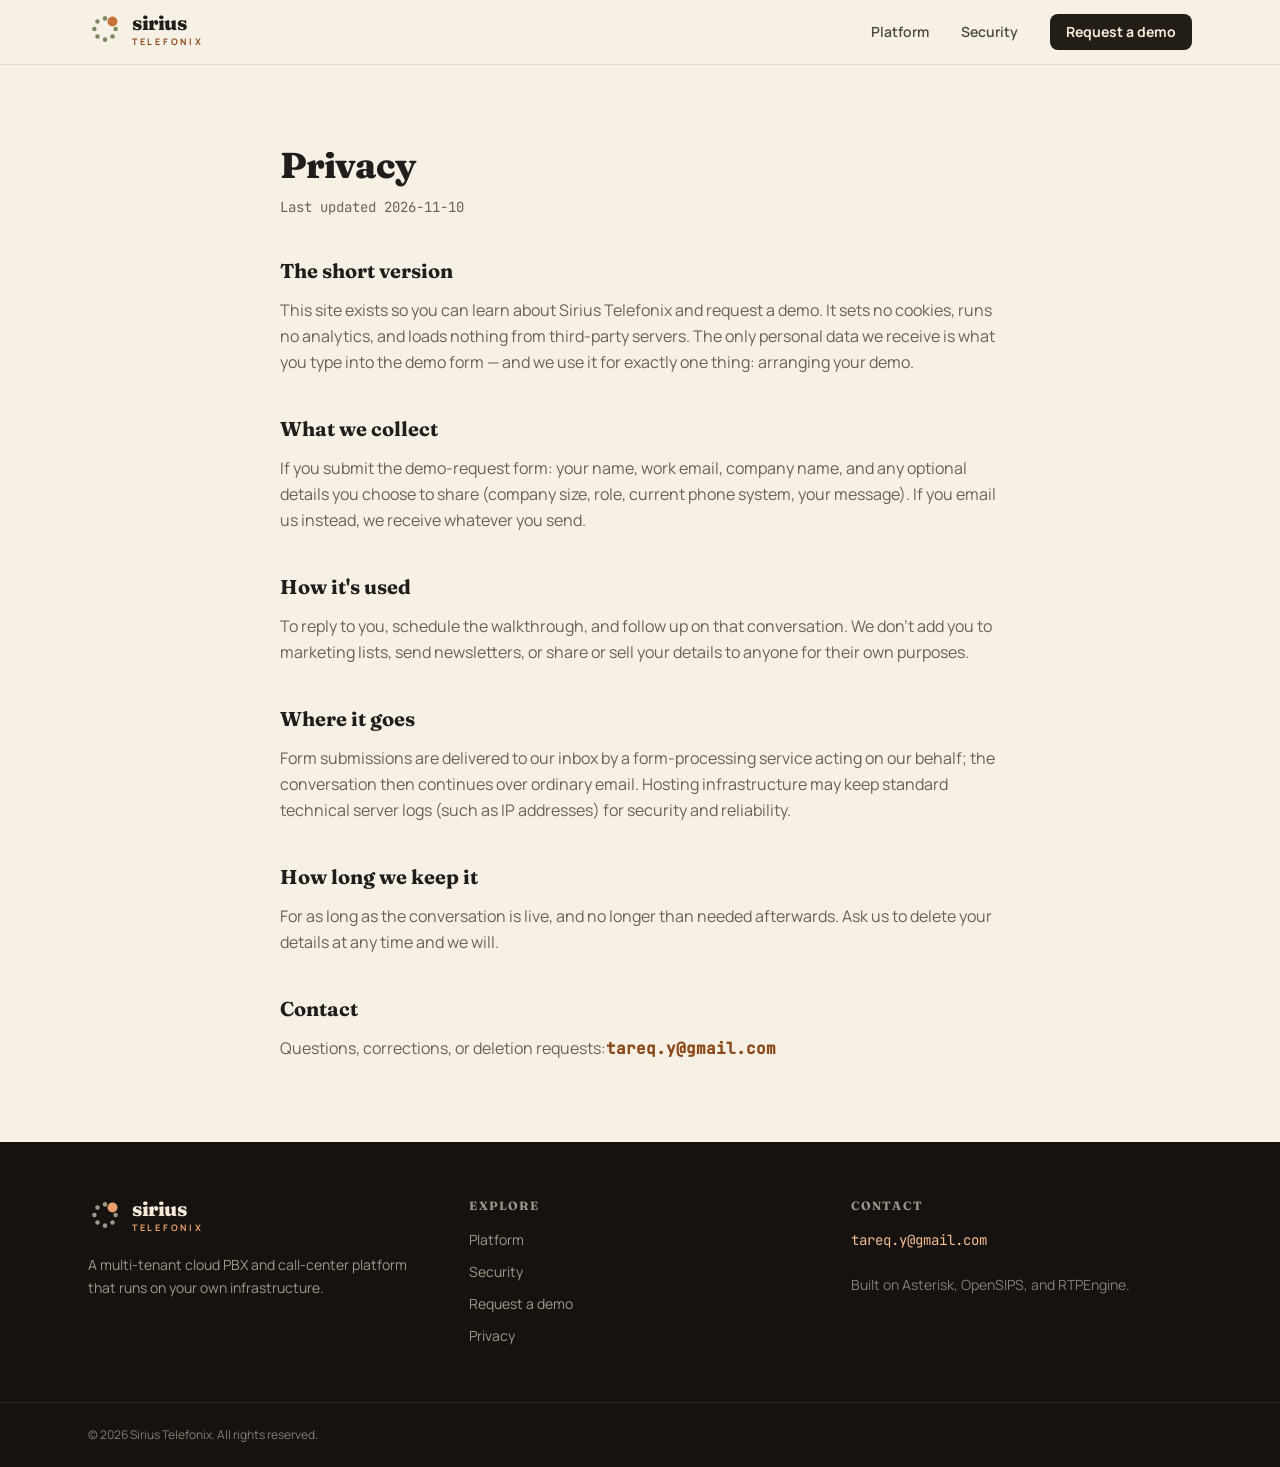
<file: privacy/index.html>
<!DOCTYPE html><html lang="en"><head><meta charset="utf-8"><meta name="viewport" content="width=device-width, initial-scale=1"><title>Privacy — Sirius Telefonix</title><meta name="description" content="What the Sirius Telefonix website collects, why, and what happens to it."><link rel="canonical" href="https://siriustelefonix.github.io/privacy/"><meta property="og:site_name" content="Sirius Telefonix"><meta property="og:type" content="website"><meta property="og:title" content="Privacy — Sirius Telefonix"><meta property="og:description" content="What the Sirius Telefonix website collects, why, and what happens to it."><meta property="og:url" content="https://siriustelefonix.github.io/privacy/"><meta property="og:image" content="https://siriustelefonix.github.io/og.png"><meta name="twitter:card" content="summary_large_image"><meta name="twitter:title" content="Privacy — Sirius Telefonix"><meta name="twitter:description" content="What the Sirius Telefonix website collects, why, and what happens to it."><meta name="twitter:image" content="https://siriustelefonix.github.io/og.png"><meta name="generator" content="Astro v7.2.2"><meta name="theme-color" content="#221d17"><link rel="icon" href="/favicon.svg" type="image/svg+xml"><link rel="icon" href="/favicon-32.png" sizes="32x32" type="image/png"><link rel="apple-touch-icon" href="/apple-touch-icon.png"><link rel="manifest" href="/site.webmanifest"><link rel="sitemap" href="/sitemap-index.xml"><link rel="stylesheet" href="/_astro/Base.Bav2MVgP.css"></head><body class="bg-paper font-sans text-ink antialiased"><a href="#main" class="sr-only rounded-lg bg-char-900 px-4 py-2 font-bold text-cream focus:not-sr-only focus:absolute focus:top-2 focus:left-2 focus:z-100">Skip to content</a><header class="sticky top-0 z-50 border-b border-ink/10 bg-paper/90 backdrop-blur"><div class="mx-auto flex h-16 max-w-6xl items-center justify-between px-4 sm:px-6"><a href="/" class="rounded focus:outline-2 focus:outline-accent-deep" aria-label="Sirius Telefonix — home"><span class="inline-flex items-center gap-2.5"><svg width="34" height="34" viewBox="0 0 48 48" fill="none" xmlns="http://www.w3.org/2000/svg" aria-hidden="true"><circle cx="39" cy="24" r="3.2" fill="#7a8a5e"></circle><circle cx="34.6" cy="34.6" r="3.2" fill="#7a8a5e"></circle><circle cx="24" cy="39" r="3.2" fill="#7a8a5e"></circle><circle cx="13.4" cy="34.6" r="3.2" fill="#7a8a5e"></circle><circle cx="9" cy="24" r="3.2" fill="#7a8a5e"></circle><circle cx="13.4" cy="13.4" r="3.2" fill="#7a8a5e"></circle><circle cx="24" cy="9" r="3.2" fill="#7a8a5e"></circle><circle cx="34.6" cy="13.4" r="7" fill="#c67139"></circle></svg><span class="flex flex-col justify-center leading-none"><span class="font-display text-[20px] font-extrabold tracking-tight lowercase">sirius</span><span class="mt-1 text-[9px] font-bold tracking-[0.3em] uppercase text-accent-deep">Telefonix</span></span></span></a><nav class="hidden items-center gap-8 sm:flex" aria-label="Main"><a href="/platform" class="text-sm font-semibold transition-colors hover:text-accent-deep text-ink/80">Platform</a><a href="/security" class="text-sm font-semibold transition-colors hover:text-accent-deep text-ink/80">Security</a><a href="/demo" class="rounded-lg bg-char-900 px-4 py-2 text-sm font-bold text-cream transition-colors hover:bg-char-800">Request a demo</a></nav><button id="nav-toggle" type="button" class="rounded p-2 sm:hidden" aria-expanded="false" aria-controls="mobile-nav" aria-label="Open menu"><svg id="nav-icon-open" width="24" height="24" viewBox="0 0 24 24" fill="none" aria-hidden="true"><path d="M4 7h16M4 12h16M4 17h16" class="stroke-ink" stroke-width="2" stroke-linecap="round"></path></svg><svg id="nav-icon-close" width="24" height="24" viewBox="0 0 24 24" fill="none" aria-hidden="true" class="hidden"><path d="M6 6l12 12M18 6L6 18" class="stroke-ink" stroke-width="2" stroke-linecap="round"></path></svg></button></div><nav id="mobile-nav" class="hidden border-t border-ink/10 px-4 pt-2 pb-4 sm:hidden" aria-label="Mobile"><a href="/platform" class="block py-3 text-sm font-semibold text-ink/80">Platform</a><a href="/security" class="block py-3 text-sm font-semibold text-ink/80">Security</a><a href="/demo" class="mt-2 block rounded-lg bg-char-900 px-4 py-3 text-center text-sm font-bold text-cream">Request a demo</a></nav></header><script type="module">var e=document.getElementById(`nav-toggle`),t=document.getElementById(`mobile-nav`),n=document.getElementById(`nav-icon-open`),r=document.getElementById(`nav-icon-close`);function i(i){t?.classList.toggle(`hidden`,!i),n?.classList.toggle(`hidden`,i),r?.classList.toggle(`hidden`,!i),e?.setAttribute(`aria-expanded`,String(i)),e?.setAttribute(`aria-label`,i?`Close menu`:`Open menu`)}e?.addEventListener(`click`,()=>i(t?.classList.contains(`hidden`)??!1)),document.addEventListener(`keydown`,n=>{n.key===`Escape`&&t&&!t.classList.contains(`hidden`)&&(i(!1),e?.focus())});</script><main id="main"><section class="mx-auto max-w-3xl px-4 py-20 sm:px-6"><h1 class="text-4xl font-extrabold tracking-tight">Privacy</h1><p class="mt-3 font-mono text-sm text-muted">Last updated 2026-11-10</p><div class="mt-10 space-y-10"><div><h2 class="text-xl font-bold">The short version</h2><p class="mt-3 leading-relaxed text-muted">This site exists so you can learn about Sirius Telefonix and request a demo. It sets no cookies, runs no analytics, and loads nothing from third-party servers. The only personal data we receive is what you type into the demo form — and we use it for exactly one thing: arranging your demo.</p></div><div><h2 class="text-xl font-bold">What we collect</h2><p class="mt-3 leading-relaxed text-muted">If you submit the demo-request form: your name, work email, company name, and any optional details you choose to share (company size, role, current phone system, your message). If you email us instead, we receive whatever you send.</p></div><div><h2 class="text-xl font-bold">How it's used</h2><p class="mt-3 leading-relaxed text-muted">To reply to you, schedule the walkthrough, and follow up on that conversation. We don't add you to marketing lists, send newsletters, or share or sell your details to anyone for their own purposes.</p></div><div><h2 class="text-xl font-bold">Where it goes</h2><p class="mt-3 leading-relaxed text-muted">Form submissions are delivered to our inbox by a form-processing service acting on our behalf; the conversation then continues over ordinary email. Hosting infrastructure may keep standard technical server logs (such as IP addresses) for security and reliability.</p></div><div><h2 class="text-xl font-bold">How long we keep it</h2><p class="mt-3 leading-relaxed text-muted">For as long as the conversation is live, and no longer than needed afterwards. Ask us to delete your details at any time and we will.</p></div><div><h2 class="text-xl font-bold">Contact</h2><p class="mt-3 leading-relaxed text-muted">Questions, corrections, or deletion requests:<a href="mailto:tareq.y@gmail.com" class="font-mono font-semibold text-accent-deep hover:underline">tareq.y@gmail.com</a></p></div></div></section></main><footer class="bg-char-950 text-mist"><div class="mx-auto grid max-w-6xl gap-10 px-4 py-14 sm:grid-cols-2 sm:px-6 lg:grid-cols-3"><div><span class="inline-flex items-center gap-2.5 text-cream"><svg width="34" height="34" viewBox="0 0 48 48" fill="none" xmlns="http://www.w3.org/2000/svg" aria-hidden="true"><circle cx="39" cy="24" r="3.2" fill="#a19786"></circle><circle cx="34.6" cy="34.6" r="3.2" fill="#a19786"></circle><circle cx="24" cy="39" r="3.2" fill="#a19786"></circle><circle cx="13.4" cy="34.6" r="3.2" fill="#a19786"></circle><circle cx="9" cy="24" r="3.2" fill="#a19786"></circle><circle cx="13.4" cy="13.4" r="3.2" fill="#a19786"></circle><circle cx="24" cy="9" r="3.2" fill="#a19786"></circle><circle cx="34.6" cy="13.4" r="7" fill="#e9a06b"></circle></svg><span class="flex flex-col justify-center leading-none"><span class="font-display text-[20px] font-extrabold tracking-tight lowercase">sirius</span><span class="mt-1 text-[9px] font-bold tracking-[0.3em] uppercase text-accent">Telefonix</span></span></span><p class="mt-4 max-w-xs text-sm leading-relaxed">A multi-tenant cloud PBX and call-center platform that runs on your own infrastructure.</p></div><nav aria-label="Footer"><h2 class="font-sans text-xs font-bold tracking-widest text-cream/60 uppercase">Explore</h2><ul class="mt-4 space-y-3 text-sm"><li><a href="/platform" class="hover:text-accent-soft">Platform</a></li><li><a href="/security" class="hover:text-accent-soft">Security</a></li><li><a href="/demo" class="hover:text-accent-soft">Request a demo</a></li><li><a href="/privacy" class="hover:text-accent-soft">Privacy</a></li></ul></nav><div><h2 class="font-sans text-xs font-bold tracking-widest text-cream/60 uppercase">Contact</h2><p class="mt-4 text-sm"><a href="mailto:tareq.y@gmail.com" class="font-mono text-accent-soft hover:underline">tareq.y@gmail.com</a></p><p class="mt-6 text-sm leading-relaxed text-cream/50">Built on Asterisk, OpenSIPS, and RTPEngine.</p></div></div><div class="border-t border-cream/10"><p class="mx-auto max-w-6xl px-4 py-6 text-xs text-cream/50 sm:px-6">© 2026 Sirius Telefonix. All rights reserved.</p></div></footer></body></html>
</file>
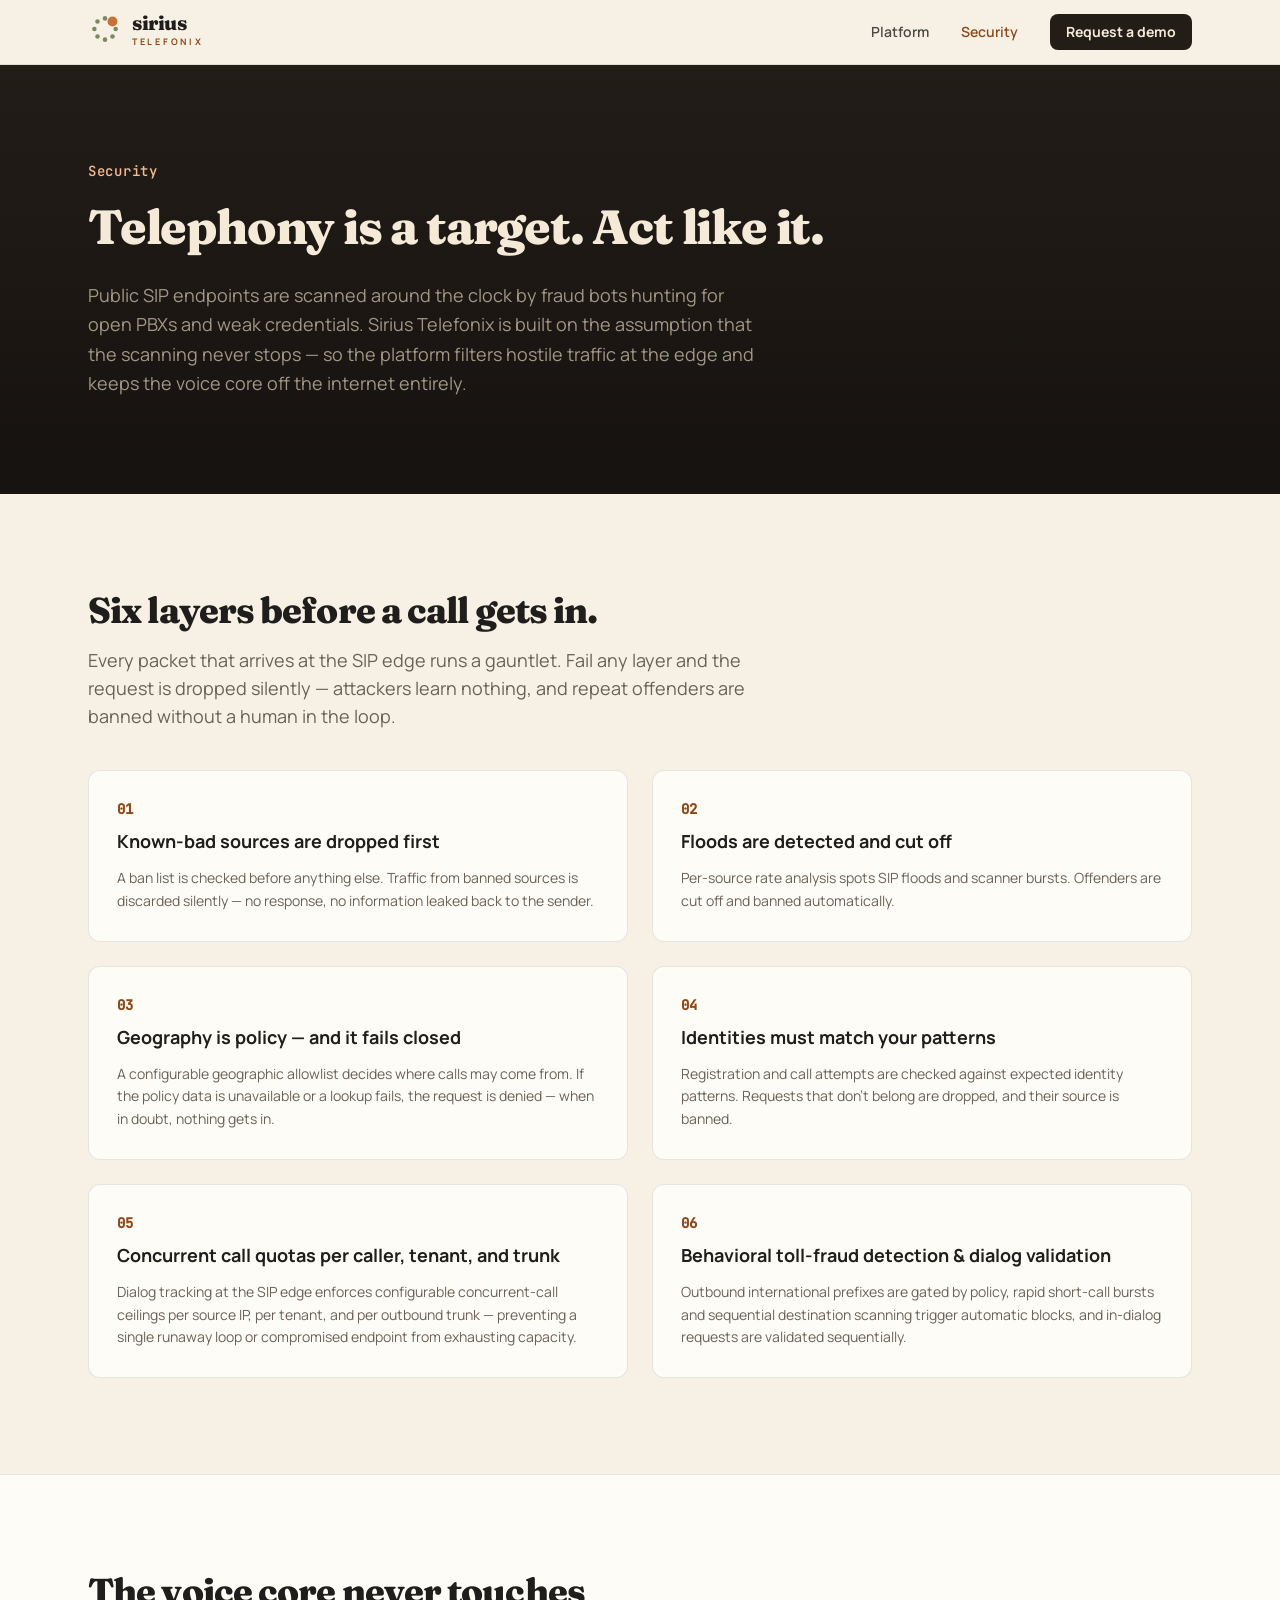
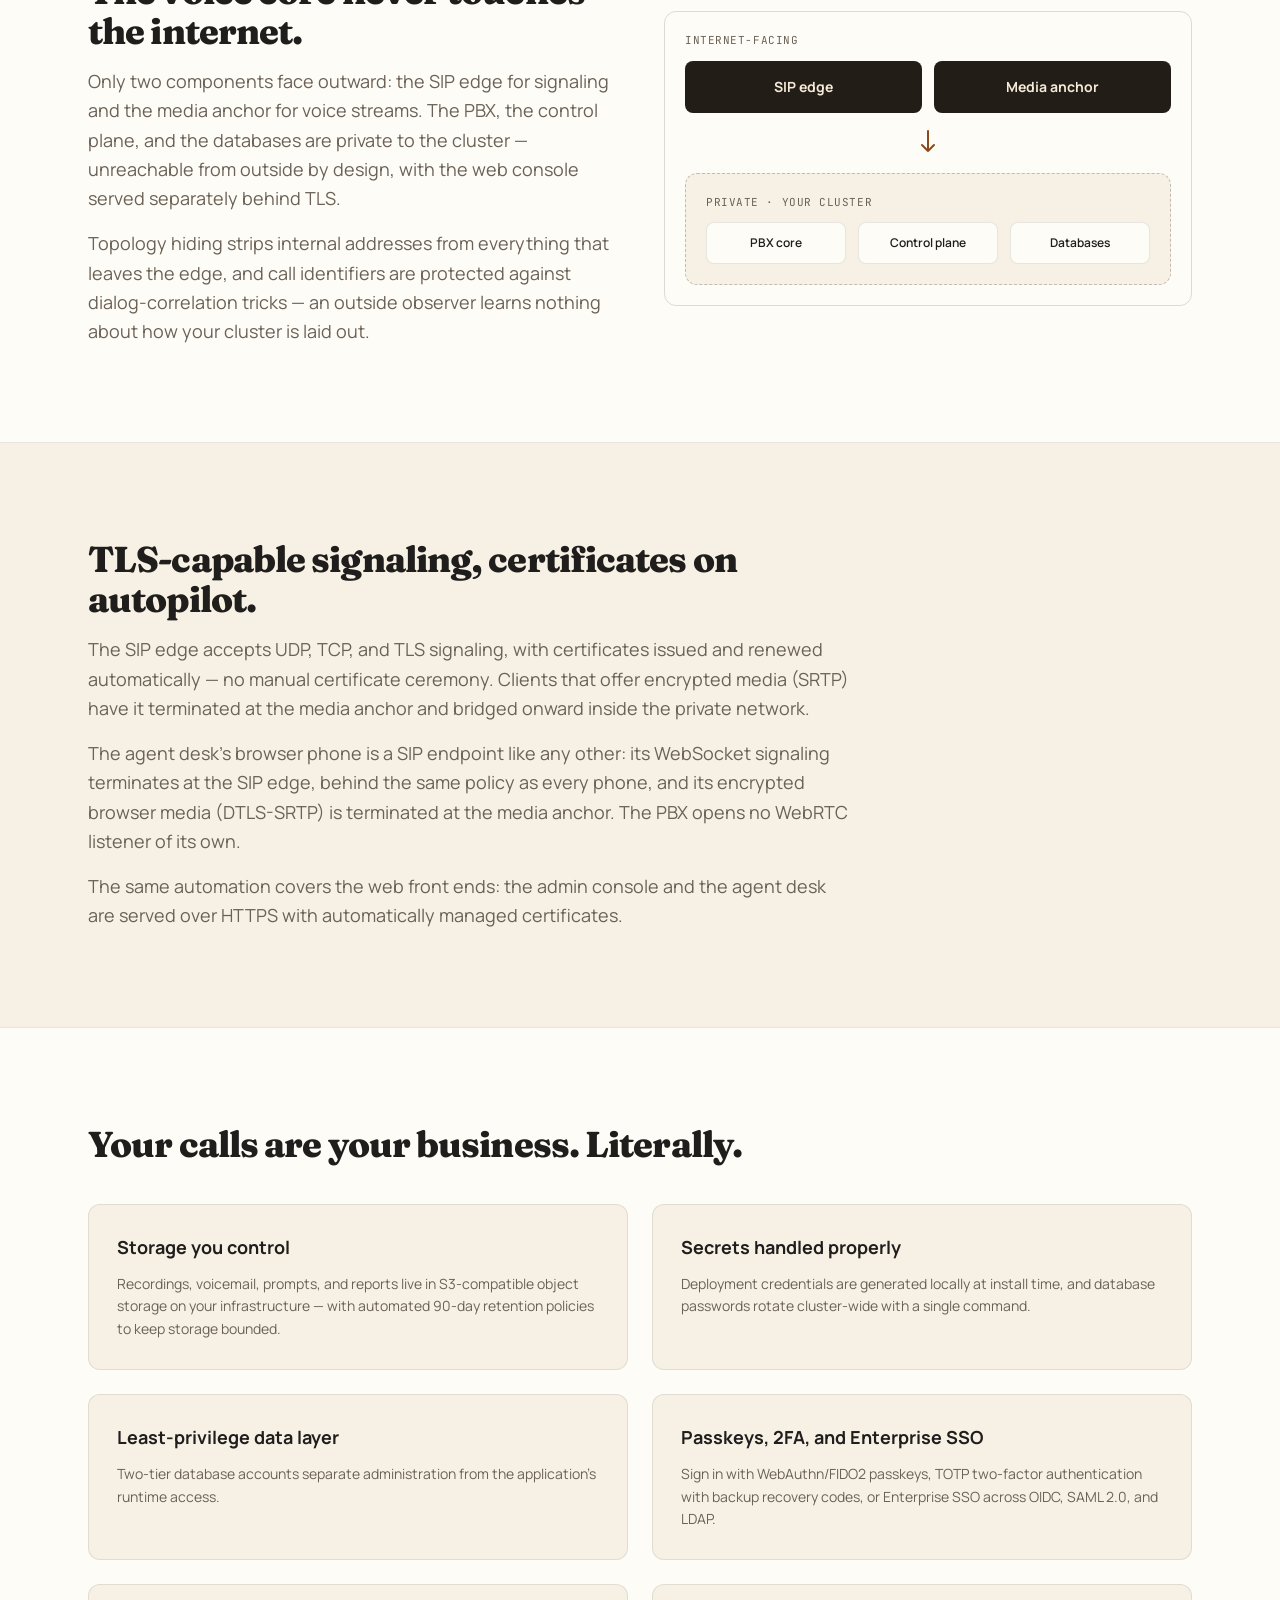
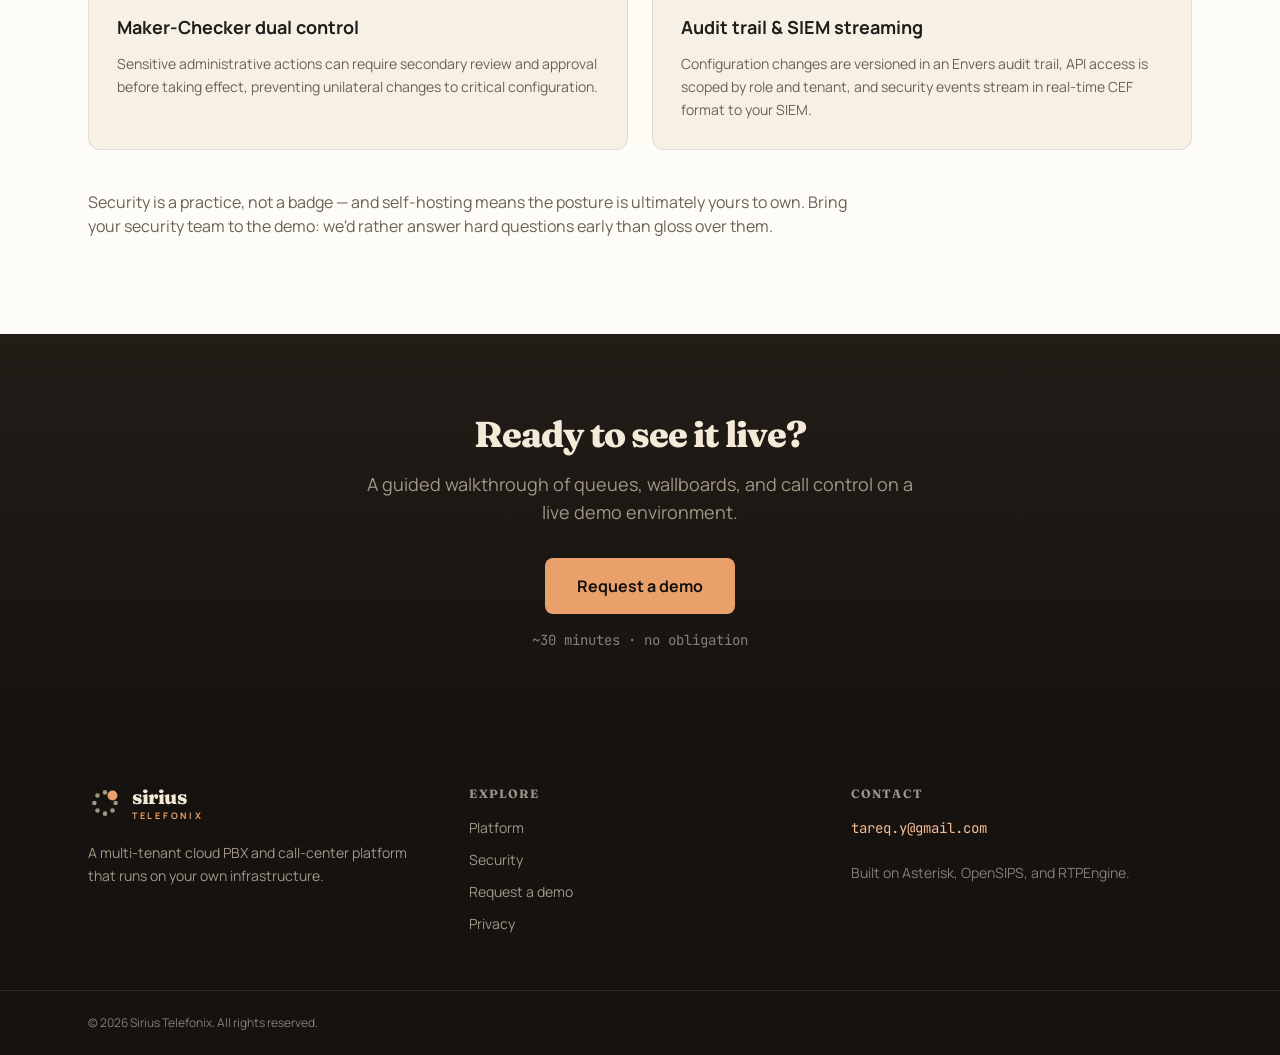
<file: security/index.html>
<!DOCTYPE html><html lang="en"><head><meta charset="utf-8"><meta name="viewport" content="width=device-width, initial-scale=1"><title>Security — Sirius Telefonix</title><meta name="description" content="Six-layer SIP edge defense, topology hiding, a voice core that is never internet-exposed, Passkeys/2FA/SSO, Maker-Checker governance, and call data that stays on storage you control."><link rel="canonical" href="https://siriustelefonix.github.io/security/"><meta property="og:site_name" content="Sirius Telefonix"><meta property="og:type" content="website"><meta property="og:title" content="Security — Sirius Telefonix"><meta property="og:description" content="Six-layer SIP edge defense, topology hiding, a voice core that is never internet-exposed, Passkeys/2FA/SSO, Maker-Checker governance, and call data that stays on storage you control."><meta property="og:url" content="https://siriustelefonix.github.io/security/"><meta property="og:image" content="https://siriustelefonix.github.io/og.png"><meta name="twitter:card" content="summary_large_image"><meta name="twitter:title" content="Security — Sirius Telefonix"><meta name="twitter:description" content="Six-layer SIP edge defense, topology hiding, a voice core that is never internet-exposed, Passkeys/2FA/SSO, Maker-Checker governance, and call data that stays on storage you control."><meta name="twitter:image" content="https://siriustelefonix.github.io/og.png"><meta name="generator" content="Astro v7.2.2"><meta name="theme-color" content="#221d17"><link rel="icon" href="/favicon.svg" type="image/svg+xml"><link rel="icon" href="/favicon-32.png" sizes="32x32" type="image/png"><link rel="apple-touch-icon" href="/apple-touch-icon.png"><link rel="manifest" href="/site.webmanifest"><link rel="sitemap" href="/sitemap-index.xml"><link rel="stylesheet" href="/_astro/Base.Bav2MVgP.css"></head><body class="bg-paper font-sans text-ink antialiased"><a href="#main" class="sr-only rounded-lg bg-char-900 px-4 py-2 font-bold text-cream focus:not-sr-only focus:absolute focus:top-2 focus:left-2 focus:z-100">Skip to content</a><header class="sticky top-0 z-50 border-b border-ink/10 bg-paper/90 backdrop-blur"><div class="mx-auto flex h-16 max-w-6xl items-center justify-between px-4 sm:px-6"><a href="/" class="rounded focus:outline-2 focus:outline-accent-deep" aria-label="Sirius Telefonix — home"><span class="inline-flex items-center gap-2.5"><svg width="34" height="34" viewBox="0 0 48 48" fill="none" xmlns="http://www.w3.org/2000/svg" aria-hidden="true"><circle cx="39" cy="24" r="3.2" fill="#7a8a5e"></circle><circle cx="34.6" cy="34.6" r="3.2" fill="#7a8a5e"></circle><circle cx="24" cy="39" r="3.2" fill="#7a8a5e"></circle><circle cx="13.4" cy="34.6" r="3.2" fill="#7a8a5e"></circle><circle cx="9" cy="24" r="3.2" fill="#7a8a5e"></circle><circle cx="13.4" cy="13.4" r="3.2" fill="#7a8a5e"></circle><circle cx="24" cy="9" r="3.2" fill="#7a8a5e"></circle><circle cx="34.6" cy="13.4" r="7" fill="#c67139"></circle></svg><span class="flex flex-col justify-center leading-none"><span class="font-display text-[20px] font-extrabold tracking-tight lowercase">sirius</span><span class="mt-1 text-[9px] font-bold tracking-[0.3em] uppercase text-accent-deep">Telefonix</span></span></span></a><nav class="hidden items-center gap-8 sm:flex" aria-label="Main"><a href="/platform" class="text-sm font-semibold transition-colors hover:text-accent-deep text-ink/80">Platform</a><a href="/security" aria-current="page" class="text-sm font-semibold transition-colors hover:text-accent-deep text-accent-deep">Security</a><a href="/demo" class="rounded-lg bg-char-900 px-4 py-2 text-sm font-bold text-cream transition-colors hover:bg-char-800">Request a demo</a></nav><button id="nav-toggle" type="button" class="rounded p-2 sm:hidden" aria-expanded="false" aria-controls="mobile-nav" aria-label="Open menu"><svg id="nav-icon-open" width="24" height="24" viewBox="0 0 24 24" fill="none" aria-hidden="true"><path d="M4 7h16M4 12h16M4 17h16" class="stroke-ink" stroke-width="2" stroke-linecap="round"></path></svg><svg id="nav-icon-close" width="24" height="24" viewBox="0 0 24 24" fill="none" aria-hidden="true" class="hidden"><path d="M6 6l12 12M18 6L6 18" class="stroke-ink" stroke-width="2" stroke-linecap="round"></path></svg></button></div><nav id="mobile-nav" class="hidden border-t border-ink/10 px-4 pt-2 pb-4 sm:hidden" aria-label="Mobile"><a href="/platform" class="block py-3 text-sm font-semibold text-ink/80">Platform</a><a href="/security" aria-current="page" class="block py-3 text-sm font-semibold text-accent-deep">Security</a><a href="/demo" class="mt-2 block rounded-lg bg-char-900 px-4 py-3 text-center text-sm font-bold text-cream">Request a demo</a></nav></header><script type="module">var e=document.getElementById(`nav-toggle`),t=document.getElementById(`mobile-nav`),n=document.getElementById(`nav-icon-open`),r=document.getElementById(`nav-icon-close`);function i(i){t?.classList.toggle(`hidden`,!i),n?.classList.toggle(`hidden`,i),r?.classList.toggle(`hidden`,!i),e?.setAttribute(`aria-expanded`,String(i)),e?.setAttribute(`aria-label`,i?`Close menu`:`Open menu`)}e?.addEventListener(`click`,()=>i(t?.classList.contains(`hidden`)??!1)),document.addEventListener(`keydown`,n=>{n.key===`Escape`&&t&&!t.classList.contains(`hidden`)&&(i(!1),e?.focus())});</script><main id="main"><section class="bg-char-900 bg-gradient-to-b from-char-900 to-char-950"><div class="mx-auto max-w-6xl px-4 py-20 sm:px-6 lg:py-24"><p class="font-mono text-sm font-medium tracking-wider text-accent-soft">Security</p><h1 class="mt-4 max-w-3xl text-4xl leading-tight font-extrabold tracking-tight text-cream sm:text-5xl">Telephony is a target. Act like it.</h1><p class="mt-6 max-w-2xl text-lg leading-relaxed text-mist">Public SIP endpoints are scanned around the clock by fraud bots hunting for open PBXs and weak credentials. Sirius Telefonix is built on the assumption that the scanning never stops — so the platform filters hostile traffic at the edge and keeps the voice core off the internet entirely.</p></div></section><section class="mx-auto max-w-6xl px-4 py-20 sm:px-6 lg:py-24" aria-labelledby="gauntlet-heading"><h2 id="gauntlet-heading" class="max-w-2xl text-3xl font-extrabold tracking-tight sm:text-4xl">Six layers before a call gets in.</h2><p class="mt-4 max-w-2xl text-lg text-muted">Every packet that arrives at the SIP edge runs a gauntlet. Fail any layer and the request is dropped silently — attackers learn nothing, and repeat offenders are banned without a human in the loop.</p><ol class="mt-10 grid gap-6 sm:grid-cols-2" role="list"><li class="rounded-xl border border-ink/10 bg-surface p-7"><p class="font-mono text-sm font-bold text-accent-deep">01</p><h3 class="mt-2 text-lg font-bold">Known-bad sources are dropped first</h3><p class="mt-3 text-sm leading-relaxed text-muted">A ban list is checked before anything else. Traffic from banned sources is discarded silently — no response, no information leaked back to the sender.</p></li><li class="rounded-xl border border-ink/10 bg-surface p-7"><p class="font-mono text-sm font-bold text-accent-deep">02</p><h3 class="mt-2 text-lg font-bold">Floods are detected and cut off</h3><p class="mt-3 text-sm leading-relaxed text-muted">Per-source rate analysis spots SIP floods and scanner bursts. Offenders are cut off and banned automatically.</p></li><li class="rounded-xl border border-ink/10 bg-surface p-7"><p class="font-mono text-sm font-bold text-accent-deep">03</p><h3 class="mt-2 text-lg font-bold">Geography is policy — and it fails closed</h3><p class="mt-3 text-sm leading-relaxed text-muted">A configurable geographic allowlist decides where calls may come from. If the policy data is unavailable or a lookup fails, the request is denied — when in doubt, nothing gets in.</p></li><li class="rounded-xl border border-ink/10 bg-surface p-7"><p class="font-mono text-sm font-bold text-accent-deep">04</p><h3 class="mt-2 text-lg font-bold">Identities must match your patterns</h3><p class="mt-3 text-sm leading-relaxed text-muted">Registration and call attempts are checked against expected identity patterns. Requests that don’t belong are dropped, and their source is banned.</p></li><li class="rounded-xl border border-ink/10 bg-surface p-7"><p class="font-mono text-sm font-bold text-accent-deep">05</p><h3 class="mt-2 text-lg font-bold">Concurrent call quotas per caller, tenant, and trunk</h3><p class="mt-3 text-sm leading-relaxed text-muted">Dialog tracking at the SIP edge enforces configurable concurrent-call ceilings per source IP, per tenant, and per outbound trunk — preventing a single runaway loop or compromised endpoint from exhausting capacity.</p></li><li class="rounded-xl border border-ink/10 bg-surface p-7"><p class="font-mono text-sm font-bold text-accent-deep">06</p><h3 class="mt-2 text-lg font-bold">Behavioral toll-fraud detection &amp; dialog validation</h3><p class="mt-3 text-sm leading-relaxed text-muted">Outbound international prefixes are gated by policy, rapid short-call bursts and sequential destination scanning trigger automatic blocks, and in-dialog requests are validated sequentially.</p></li></ol></section><section class="border-y border-ink/10 bg-surface" aria-labelledby="private-heading"><div class="mx-auto grid max-w-6xl items-center gap-12 px-4 py-20 sm:px-6 lg:grid-cols-2 lg:py-24"><div><h2 id="private-heading" class="text-3xl font-extrabold tracking-tight sm:text-4xl">The voice core never touches the internet.</h2><p class="mt-4 text-lg leading-relaxed text-muted">Only two components face outward: the SIP edge for signaling and the media anchor for voice streams. The PBX, the control plane, and the databases are private to the cluster — unreachable from outside by design, with the web console served separately behind TLS.</p><p class="mt-4 text-lg leading-relaxed text-muted">Topology hiding strips internal addresses from everything that leaves the edge, and call identifiers are protected against dialog-correlation tricks — an outside observer learns nothing about how your cluster is laid out.</p></div><div aria-hidden="true"><div class="rounded-xl border border-ink/15 p-5"><p class="font-mono text-[11px] tracking-wider text-muted">INTERNET-FACING</p><div class="mt-3 grid grid-cols-2 gap-3"><div class="rounded-lg bg-char-900 p-4 text-center text-sm font-bold text-cream">SIP edge</div><div class="rounded-lg bg-char-900 p-4 text-center text-sm font-bold text-cream">Media anchor</div></div><div class="my-4 flex justify-center"><svg width="20" height="28" viewBox="0 0 20 28" fill="none" aria-hidden="true"><path d="M10 2v20m0 0l-6-6m6 6l6-6" class="stroke-accent-deep" stroke-width="2" stroke-linecap="round" stroke-linejoin="round"></path></svg></div><div class="rounded-xl border border-dashed border-ink/25 bg-paper p-5"><p class="font-mono text-[11px] tracking-wider text-muted">PRIVATE · YOUR CLUSTER</p><div class="mt-3 grid grid-cols-3 gap-3"><div class="rounded-lg border border-ink/10 bg-surface p-3 text-center text-xs font-semibold">PBX core</div><div class="rounded-lg border border-ink/10 bg-surface p-3 text-center text-xs font-semibold">Control plane</div><div class="rounded-lg border border-ink/10 bg-surface p-3 text-center text-xs font-semibold">Databases</div></div></div></div></div></div></section><section class="mx-auto max-w-6xl px-4 py-20 sm:px-6 lg:py-24" aria-labelledby="transport-heading"><div class="max-w-3xl"><h2 id="transport-heading" class="text-3xl font-extrabold tracking-tight sm:text-4xl">TLS-capable signaling, certificates on autopilot.</h2><p class="mt-4 text-lg leading-relaxed text-muted">The SIP edge accepts UDP, TCP, and TLS signaling, with certificates issued and renewed automatically — no manual certificate ceremony. Clients that offer encrypted media (SRTP) have it terminated at the media anchor and bridged onward inside the private network.</p><p class="mt-4 text-lg leading-relaxed text-muted">The agent desk’s browser phone is a SIP endpoint like any other: its WebSocket signaling terminates at the SIP edge, behind the same policy as every phone, and its encrypted browser media (DTLS-SRTP) is terminated at the media anchor. The PBX opens no WebRTC listener of its own.</p><p class="mt-4 text-lg leading-relaxed text-muted">The same automation covers the web front ends: the admin console and the agent desk are served over HTTPS with automatically managed certificates.</p></div></section><section class="border-t border-ink/10 bg-surface" aria-labelledby="data-heading"><div class="mx-auto max-w-6xl px-4 py-20 sm:px-6 lg:py-24"><h2 id="data-heading" class="max-w-2xl text-3xl font-extrabold tracking-tight sm:text-4xl">Your calls are your business. Literally.</h2><div class="mt-10 grid gap-6 sm:grid-cols-2"><div class="rounded-xl border border-ink/10 bg-paper p-7"><h3 class="text-lg font-bold">Storage you control</h3><p class="mt-3 text-sm leading-relaxed text-muted">Recordings, voicemail, prompts, and reports live in S3-compatible object storage on your infrastructure — with automated 90-day retention policies to keep storage bounded.</p></div><div class="rounded-xl border border-ink/10 bg-paper p-7"><h3 class="text-lg font-bold">Secrets handled properly</h3><p class="mt-3 text-sm leading-relaxed text-muted">Deployment credentials are generated locally at install time, and database passwords rotate cluster-wide with a single command.</p></div><div class="rounded-xl border border-ink/10 bg-paper p-7"><h3 class="text-lg font-bold">Least-privilege data layer</h3><p class="mt-3 text-sm leading-relaxed text-muted">Two-tier database accounts separate administration from the application’s runtime access.</p></div><div class="rounded-xl border border-ink/10 bg-paper p-7"><h3 class="text-lg font-bold">Passkeys, 2FA, and Enterprise SSO</h3><p class="mt-3 text-sm leading-relaxed text-muted">Sign in with WebAuthn/FIDO2 passkeys, TOTP two-factor authentication with backup recovery codes, or Enterprise SSO across OIDC, SAML 2.0, and LDAP.</p></div><div class="rounded-xl border border-ink/10 bg-paper p-7"><h3 class="text-lg font-bold">Maker-Checker dual control</h3><p class="mt-3 text-sm leading-relaxed text-muted">Sensitive administrative actions can require secondary review and approval before taking effect, preventing unilateral changes to critical configuration.</p></div><div class="rounded-xl border border-ink/10 bg-paper p-7"><h3 class="text-lg font-bold">Audit trail &amp; SIEM streaming</h3><p class="mt-3 text-sm leading-relaxed text-muted">Configuration changes are versioned in an Envers audit trail, API access is scoped by role and tenant, and security events stream in real-time CEF format to your SIEM.</p></div></div><p class="mt-10 max-w-3xl text-muted">Security is a practice, not a badge — and self-hosting means the posture is ultimately yours to own. Bring your security team to the demo: we'd rather answer hard questions early than gloss over them.</p></div></section><section class="bg-char-900 bg-gradient-to-b from-char-900 to-char-950"><div class="mx-auto max-w-6xl px-4 py-20 text-center sm:px-6"><h2 class="mx-auto max-w-2xl text-3xl font-extrabold tracking-tight text-cream sm:text-4xl">Ready to see it live?</h2><p class="mx-auto mt-4 max-w-xl text-lg text-mist">A guided walkthrough of queues, wallboards, and call control on a live demo environment.</p><a href="/demo" class="mt-8 inline-block rounded-lg bg-accent px-8 py-4 text-base font-bold text-char-950 transition-colors hover:bg-accent-soft">Request a demo</a><p class="mt-4 font-mono text-sm text-cream/50">~30 minutes · no obligation</p></div></section></main><footer class="bg-char-950 text-mist"><div class="mx-auto grid max-w-6xl gap-10 px-4 py-14 sm:grid-cols-2 sm:px-6 lg:grid-cols-3"><div><span class="inline-flex items-center gap-2.5 text-cream"><svg width="34" height="34" viewBox="0 0 48 48" fill="none" xmlns="http://www.w3.org/2000/svg" aria-hidden="true"><circle cx="39" cy="24" r="3.2" fill="#a19786"></circle><circle cx="34.6" cy="34.6" r="3.2" fill="#a19786"></circle><circle cx="24" cy="39" r="3.2" fill="#a19786"></circle><circle cx="13.4" cy="34.6" r="3.2" fill="#a19786"></circle><circle cx="9" cy="24" r="3.2" fill="#a19786"></circle><circle cx="13.4" cy="13.4" r="3.2" fill="#a19786"></circle><circle cx="24" cy="9" r="3.2" fill="#a19786"></circle><circle cx="34.6" cy="13.4" r="7" fill="#e9a06b"></circle></svg><span class="flex flex-col justify-center leading-none"><span class="font-display text-[20px] font-extrabold tracking-tight lowercase">sirius</span><span class="mt-1 text-[9px] font-bold tracking-[0.3em] uppercase text-accent">Telefonix</span></span></span><p class="mt-4 max-w-xs text-sm leading-relaxed">A multi-tenant cloud PBX and call-center platform that runs on your own infrastructure.</p></div><nav aria-label="Footer"><h2 class="font-sans text-xs font-bold tracking-widest text-cream/60 uppercase">Explore</h2><ul class="mt-4 space-y-3 text-sm"><li><a href="/platform" class="hover:text-accent-soft">Platform</a></li><li><a href="/security" class="hover:text-accent-soft">Security</a></li><li><a href="/demo" class="hover:text-accent-soft">Request a demo</a></li><li><a href="/privacy" class="hover:text-accent-soft">Privacy</a></li></ul></nav><div><h2 class="font-sans text-xs font-bold tracking-widest text-cream/60 uppercase">Contact</h2><p class="mt-4 text-sm"><a href="mailto:tareq.y@gmail.com" class="font-mono text-accent-soft hover:underline">tareq.y@gmail.com</a></p><p class="mt-6 text-sm leading-relaxed text-cream/50">Built on Asterisk, OpenSIPS, and RTPEngine.</p></div></div><div class="border-t border-cream/10"><p class="mx-auto max-w-6xl px-4 py-6 text-xs text-cream/50 sm:px-6">© 2026 Sirius Telefonix. All rights reserved.</p></div></footer></body></html>
</file>
<file: _astro/Base.Bav2MVgP.css>
@font-face{font-family:Manrope Variable;font-style:normal;font-display:swap;font-weight:200 800;src:url([data-uri])format("woff2-variations");unicode-range:U+460-52F,U+1C80-1C8A,U+20B4,U+2DE0-2DFF,U+A640-A69F,U+FE2E-FE2F}@font-face{font-family:Manrope Variable;font-style:normal;font-display:swap;font-weight:200 800;src:url(/_astro/manrope-cyrillic-wght-normal.Dvxsihut.woff2)format("woff2-variations");unicode-range:U+301,U+400-45F,U+490-491,U+4B0-4B1,U+2116}@font-face{font-family:Manrope Variable;font-style:normal;font-display:swap;font-weight:200 800;src:url(/_astro/manrope-greek-wght-normal.DL7QRZyv.woff2)format("woff2-variations");unicode-range:U+370-377,U+37A-37F,U+384-38A,U+38C,U+38E-3A1,U+3A3-3FF}@font-face{font-family:Manrope Variable;font-style:normal;font-display:swap;font-weight:200 800;src:url(/_astro/manrope-vietnamese-wght-normal.usUDDRr7.woff2)format("woff2-variations");unicode-range:U+102-103,U+110-111,U+128-129,U+168-169,U+1A0-1A1,U+1AF-1B0,U+300-301,U+303-304,U+308-309,U+323,U+329,U+1EA0-1EF9,U+20AB}@font-face{font-family:Manrope Variable;font-style:normal;font-display:swap;font-weight:200 800;src:url(/_astro/manrope-latin-ext-wght-normal.Ch3YOpNY.woff2)format("woff2-variations");unicode-range:U+100-2BA,U+2BD-2C5,U+2C7-2CC,U+2CE-2D7,U+2DD-2FF,U+304,U+308,U+329,U+1D00-1DBF,U+1E00-1E9F,U+1EF2-1EFF,U+2020,U+20A0-20AB,U+20AD-20C0,U+2113,U+2C60-2C7F,U+A720-A7FF}@font-face{font-family:Manrope Variable;font-style:normal;font-display:swap;font-weight:200 800;src:url(/_astro/manrope-latin-wght-normal.DHIcAJRg.woff2)format("woff2-variations");unicode-range:U+??,U+131,U+152-153,U+2BB-2BC,U+2C6,U+2DA,U+2DC,U+304,U+308,U+329,U+2000-206F,U+20AC,U+2122,U+2191,U+2193,U+2212,U+2215,U+FEFF,U+FFFD}@font-face{font-family:Fraunces Variable;font-style:normal;font-display:swap;font-weight:100 900;src:url(/_astro/fraunces-vietnamese-wght-normal.CnvboYUG.woff2)format("woff2-variations");unicode-range:U+102-103,U+110-111,U+128-129,U+168-169,U+1A0-1A1,U+1AF-1B0,U+300-301,U+303-304,U+308-309,U+323,U+329,U+1EA0-1EF9,U+20AB}@font-face{font-family:Fraunces Variable;font-style:normal;font-display:swap;font-weight:100 900;src:url(/_astro/fraunces-latin-ext-wght-normal.Ca2vKHc0.woff2)format("woff2-variations");unicode-range:U+100-2BA,U+2BD-2C5,U+2C7-2CC,U+2CE-2D7,U+2DD-2FF,U+304,U+308,U+329,U+1D00-1DBF,U+1E00-1E9F,U+1EF2-1EFF,U+2020,U+20A0-20AB,U+20AD-20C0,U+2113,U+2C60-2C7F,U+A720-A7FF}@font-face{font-family:Fraunces Variable;font-style:normal;font-display:swap;font-weight:100 900;src:url(/_astro/fraunces-latin-wght-normal.ukD16Tqj.woff2)format("woff2-variations");unicode-range:U+??,U+131,U+152-153,U+2BB-2BC,U+2C6,U+2DA,U+2DC,U+304,U+308,U+329,U+2000-206F,U+20AC,U+2122,U+2191,U+2193,U+2212,U+2215,U+FEFF,U+FFFD}@font-face{font-family:JetBrains Mono;font-style:normal;font-display:swap;font-weight:400;src:url([data-uri])format("woff2"),url([data-uri])format("woff");unicode-range:U+460-52F,U+1C80-1C8A,U+20B4,U+2DE0-2DFF,U+A640-A69F,U+FE2E-FE2F}@font-face{font-family:JetBrains Mono;font-style:normal;font-display:swap;font-weight:400;src:url(/_astro/jetbrains-mono-cyrillic-400-normal.BEIGL1Tu.woff2)format("woff2"),url(/_astro/jetbrains-mono-cyrillic-400-normal.ugxPyKxw.woff)format("woff");unicode-range:U+301,U+400-45F,U+490-491,U+4B0-4B1,U+2116}@font-face{font-family:JetBrains Mono;font-style:normal;font-display:swap;font-weight:400;src:url(/_astro/jetbrains-mono-greek-400-normal.C190GLew.woff2)format("woff2"),url(/_astro/jetbrains-mono-greek-400-normal.B9oWc5Lo.woff)format("woff");unicode-range:U+370-377,U+37A-37F,U+384-38A,U+38C,U+38E-3A1,U+3A3-3FF}@font-face{font-family:JetBrains Mono;font-style:normal;font-display:swap;font-weight:400;src:url([data-uri])format("woff2"),url(/_astro/jetbrains-mono-vietnamese-400-normal.CqNFfHCs.woff)format("woff");unicode-range:U+102-103,U+110-111,U+128-129,U+168-169,U+1A0-1A1,U+1AF-1B0,U+300-301,U+303-304,U+308-309,U+323,U+329,U+1EA0-1EF9,U+20AB}@font-face{font-family:JetBrains Mono;font-style:normal;font-display:swap;font-weight:400;src:url(/_astro/jetbrains-mono-latin-ext-400-normal.Bc8Ftmh3.woff2)format("woff2"),url(/_astro/jetbrains-mono-latin-ext-400-normal.fXTG6kC5.woff)format("woff");unicode-range:U+100-2BA,U+2BD-2C5,U+2C7-2CC,U+2CE-2D7,U+2DD-2FF,U+304,U+308,U+329,U+1D00-1DBF,U+1E00-1E9F,U+1EF2-1EFF,U+2020,U+20A0-20AB,U+20AD-20C0,U+2113,U+2C60-2C7F,U+A720-A7FF}@font-face{font-family:JetBrains Mono;font-style:normal;font-display:swap;font-weight:400;src:url(/_astro/jetbrains-mono-latin-400-normal.V6pRDFza.woff2)format("woff2"),url(/_astro/jetbrains-mono-latin-400-normal.6-qcROiO.woff)format("woff");unicode-range:U+??,U+131,U+152-153,U+2BB-2BC,U+2C6,U+2DA,U+2DC,U+304,U+308,U+329,U+2000-206F,U+20AC,U+2122,U+2191,U+2193,U+2212,U+2215,U+FEFF,U+FFFD}@font-face{font-family:JetBrains Mono;font-style:normal;font-display:swap;font-weight:500;src:url([data-uri])format("woff2"),url([data-uri])format("woff");unicode-range:U+460-52F,U+1C80-1C8A,U+20B4,U+2DE0-2DFF,U+A640-A69F,U+FE2E-FE2F}@font-face{font-family:JetBrains Mono;font-style:normal;font-display:swap;font-weight:500;src:url(/_astro/jetbrains-mono-cyrillic-500-normal.DmUKJPL_.woff2)format("woff2"),url(/_astro/jetbrains-mono-cyrillic-500-normal.DJqRU3vO.woff)format("woff");unicode-range:U+301,U+400-45F,U+490-491,U+4B0-4B1,U+2116}@font-face{font-family:JetBrains Mono;font-style:normal;font-display:swap;font-weight:500;src:url(/_astro/jetbrains-mono-greek-500-normal.JpySY46c.woff2)format("woff2"),url(/_astro/jetbrains-mono-greek-500-normal.D7SFKleX.woff)format("woff");unicode-range:U+370-377,U+37A-37F,U+384-38A,U+38C,U+38E-3A1,U+3A3-3FF}@font-face{font-family:JetBrains Mono;font-style:normal;font-display:swap;font-weight:500;src:url([data-uri])format("woff2"),url(/_astro/jetbrains-mono-vietnamese-500-normal.DNRqzVM1.woff)format("woff");unicode-range:U+102-103,U+110-111,U+128-129,U+168-169,U+1A0-1A1,U+1AF-1B0,U+300-301,U+303-304,U+308-309,U+323,U+329,U+1EA0-1EF9,U+20AB}@font-face{font-family:JetBrains Mono;font-style:normal;font-display:swap;font-weight:500;src:url(/_astro/jetbrains-mono-latin-ext-500-normal.Cut-4mMH.woff2)format("woff2"),url(/_astro/jetbrains-mono-latin-ext-500-normal.ckzbgY84.woff)format("woff");unicode-range:U+100-2BA,U+2BD-2C5,U+2C7-2CC,U+2CE-2D7,U+2DD-2FF,U+304,U+308,U+329,U+1D00-1DBF,U+1E00-1E9F,U+1EF2-1EFF,U+2020,U+20A0-20AB,U+20AD-20C0,U+2113,U+2C60-2C7F,U+A720-A7FF}@font-face{font-family:JetBrains Mono;font-style:normal;font-display:swap;font-weight:500;src:url(/_astro/jetbrains-mono-latin-500-normal.BWZEU5yA.woff2)format("woff2"),url(/_astro/jetbrains-mono-latin-500-normal.CJOVTJB7.woff)format("woff");unicode-range:U+??,U+131,U+152-153,U+2BB-2BC,U+2C6,U+2DA,U+2DC,U+304,U+308,U+329,U+2000-206F,U+20AC,U+2122,U+2191,U+2193,U+2212,U+2215,U+FEFF,U+FFFD}@layer properties{@supports (((-webkit-hyphens:none)) and (not (margin-trim:inline))) or ((-moz-orient:inline) and (not (color:rgb(from red r g b)))){*,:before,:after,::backdrop{--tw-space-y-reverse:0;--tw-divide-y-reverse:0;--tw-border-style:solid;--tw-gradient-position:initial;--tw-gradient-from:#0000;--tw-gradient-via:#0000;--tw-gradient-to:#0000;--tw-gradient-stops:initial;--tw-gradient-via-stops:initial;--tw-gradient-from-position:0%;--tw-gradient-via-position:50%;--tw-gradient-to-position:100%;--tw-leading:initial;--tw-font-weight:initial;--tw-tracking:initial;--tw-shadow:0 0 #0000;--tw-shadow-color:initial;--tw-shadow-alpha:100%;--tw-inset-shadow:0 0 #0000;--tw-inset-shadow-color:initial;--tw-inset-shadow-alpha:100%;--tw-ring-color:initial;--tw-ring-shadow:0 0 #0000;--tw-inset-ring-color:initial;--tw-inset-ring-shadow:0 0 #0000;--tw-ring-inset:initial;--tw-ring-offset-width:0px;--tw-ring-offset-color:#fff;--tw-ring-offset-shadow:0 0 #0000;--tw-backdrop-blur:initial;--tw-backdrop-brightness:initial;--tw-backdrop-contrast:initial;--tw-backdrop-grayscale:initial;--tw-backdrop-hue-rotate:initial;--tw-backdrop-invert:initial;--tw-backdrop-opacity:initial;--tw-backdrop-saturate:initial;--tw-backdrop-sepia:initial;--tw-outline-style:solid}}}@layer theme{:root,:host{--font-sans:"Manrope Variable", ui-sans-serif, system-ui, -apple-system, sans-serif;--font-mono:"JetBrains Mono", ui-monospace, "SF Mono", monospace;--color-white:#fff;--spacing:.25rem;--container-xs:20rem;--container-md:28rem;--container-xl:36rem;--container-2xl:42rem;--container-3xl:48rem;--container-6xl:72rem;--text-xs:.75rem;--text-xs--line-height:calc(1 / .75);--text-sm:.875rem;--text-sm--line-height:calc(1.25 / .875);--text-base:1rem;--text-base--line-height:calc(1.5 / 1);--text-lg:1.125rem;--text-lg--line-height:calc(1.75 / 1.125);--text-xl:1.25rem;--text-xl--line-height:calc(1.75 / 1.25);--text-2xl:1.5rem;--text-2xl--line-height:calc(2 / 1.5);--text-3xl:1.875rem;--text-3xl--line-height:calc(2.25 / 1.875);--text-4xl:2.25rem;--text-4xl--line-height:calc(2.5 / 2.25);--text-5xl:3rem;--text-5xl--line-height:1;--text-6xl:3.75rem;--text-6xl--line-height:1;--font-weight-medium:500;--font-weight-semibold:600;--font-weight-bold:700;--font-weight-extrabold:800;--tracking-tight:-.025em;--tracking-wider:.05em;--tracking-widest:.1em;--leading-tight:1.25;--leading-snug:1.375;--leading-relaxed:1.625;--radius-lg:.5rem;--radius-xl:.75rem;--default-transition-duration:.15s;--default-transition-timing-function:cubic-bezier(.4, 0, .2, 1);--default-font-family:var(--font-sans);--default-mono-font-family:var(--font-mono);--font-display:"Fraunces Variable", Georgia, serif;--color-paper:#f7f1e5;--color-surface:#fefcf7;--color-ink:#201e1d;--color-muted:#6b6156;--color-char-800:#3a332b;--color-char-900:#221d17;--color-char-950:#161210;--color-cream:#f5ead8;--color-mist:#a19786;--color-accent-soft:#f6bd93;--color-accent:#e9a06b;--color-accent-deep:#8c491a;--color-live:#96c178;--color-live-deep:#4a6d34}}@layer base{*,:after,:before,::backdrop{box-sizing:border-box;border:0 solid;margin:0;padding:0}::file-selector-button{box-sizing:border-box;border:0 solid;margin:0;padding:0}html,:host{-webkit-text-size-adjust:100%;tab-size:4;line-height:1.5;font-family:var(--default-font-family,-apple-system, BlinkMacSystemFont, "Segoe UI", Roboto, "Helvetica Neue", "Noto Sans", Arial, sans-serif, "Apple Color Emoji", "Segoe UI Emoji", "Segoe UI Symbol", "Noto Color Emoji");font-feature-settings:var(--default-font-feature-settings,normal);font-variation-settings:var(--default-font-variation-settings,normal);-webkit-tap-highlight-color:transparent}hr{height:0;color:inherit;border-top-width:1px}abbr:where([title]){text-decoration:underline dotted}h1,h2,h3,h4,h5,h6{font-size:inherit;font-weight:inherit}a{color:inherit;-webkit-text-decoration:inherit;-webkit-text-decoration:inherit;-webkit-text-decoration:inherit;text-decoration:inherit}b,strong{font-weight:bolder}code,kbd,samp,pre{font-family:var(--default-mono-font-family,ui-monospace, SFMono-Regular, Menlo, Monaco, Consolas, "Liberation Mono", "Courier New", monospace);font-feature-settings:var(--default-mono-font-feature-settings,normal);font-variation-settings:var(--default-mono-font-variation-settings,normal);font-size:1em}small{font-size:80%}sub,sup{vertical-align:baseline;font-size:75%;line-height:0;position:relative}sub{bottom:-.25em}sup{top:-.5em}table{text-indent:0;border-color:inherit;border-collapse:collapse}:-moz-focusring:where(:not(iframe)){outline:auto}progress{vertical-align:baseline}summary{display:list-item}ol,ul,menu{list-style:none}img,svg,video,canvas,audio,iframe,embed,object{vertical-align:middle;display:block}img,video{max-width:100%;height:auto}button,input,select,optgroup,textarea{font:inherit;font-feature-settings:inherit;font-variation-settings:inherit;letter-spacing:inherit;color:inherit;opacity:1;background-color:#0000;border-radius:0}::file-selector-button{font:inherit;font-feature-settings:inherit;font-variation-settings:inherit;letter-spacing:inherit;color:inherit;opacity:1;background-color:#0000;border-radius:0}:where(select:is([multiple],[size])) optgroup{font-weight:bolder}:where(select:is([multiple],[size])) optgroup option{padding-inline-start:20px}::file-selector-button{margin-inline-end:4px}::placeholder{opacity:1}@supports (not ((-webkit-appearance:-apple-pay-button))) or (contain-intrinsic-size:1px){::placeholder{color:currentColor}@supports (color:color-mix(in lab, red, red)){::placeholder{color:color-mix(in oklab, currentcolor 50%, transparent)}}}textarea{resize:vertical}::-webkit-search-decoration{-webkit-appearance:none}::-webkit-date-and-time-value{min-height:1lh;text-align:inherit}::-webkit-datetime-edit{display:inline-flex}::-webkit-datetime-edit-fields-wrapper{padding:0}::-webkit-datetime-edit{padding-block:0}::-webkit-datetime-edit-year-field{padding-block:0}::-webkit-datetime-edit-month-field{padding-block:0}::-webkit-datetime-edit-day-field{padding-block:0}::-webkit-datetime-edit-hour-field{padding-block:0}::-webkit-datetime-edit-minute-field{padding-block:0}::-webkit-datetime-edit-second-field{padding-block:0}::-webkit-datetime-edit-millisecond-field{padding-block:0}::-webkit-datetime-edit-meridiem-field{padding-block:0}::-webkit-calendar-picker-indicator{line-height:1}:-moz-ui-invalid{box-shadow:none}button,input:where([type=button],[type=reset],[type=submit]){appearance:button}::file-selector-button{appearance:button}::-webkit-inner-spin-button{height:auto}::-webkit-outer-spin-button{height:auto}[hidden]:where(:not([hidden=until-found])){display:none!important}}@layer components;@layer utilities{.pointer-events-none{pointer-events:none}.visible{visibility:visible}.sr-only{clip-path:inset(50%);white-space:nowrap;border-width:0;width:1px;height:1px;margin:-1px;padding:0;position:absolute;overflow:hidden}.absolute{position:absolute}.relative{position:relative}.static{position:static}.sticky{position:sticky}.inset-0{inset:0}.top-0{top:0}.-left-\[9999px\]{left:-9999px}.z-50{z-index:50}.col-span-2{grid-column:span 2/span 2}.col-span-3{grid-column:span 3/span 3}.container{width:100%}@media (width>=40rem){.container{max-width:40rem}}@media (width>=48rem){.container{max-width:48rem}}@media (width>=64rem){.container{max-width:64rem}}@media (width>=80rem){.container{max-width:80rem}}@media (width>=96rem){.container{max-width:96rem}}.mx-auto{margin-inline:auto}.my-4{margin-block:calc(var(--spacing) * 4)}.mt-1{margin-top:var(--spacing)}.mt-1\.5{margin-top:calc(var(--spacing) * 1.5)}.mt-2{margin-top:calc(var(--spacing) * 2)}.mt-3{margin-top:calc(var(--spacing) * 3)}.mt-4{margin-top:calc(var(--spacing) * 4)}.mt-5{margin-top:calc(var(--spacing) * 5)}.mt-6{margin-top:calc(var(--spacing) * 6)}.mt-8{margin-top:calc(var(--spacing) * 8)}.mt-10{margin-top:calc(var(--spacing) * 10)}.mt-12{margin-top:calc(var(--spacing) * 12)}.mb-1\.5{margin-bottom:calc(var(--spacing) * 1.5)}.ml-3{margin-left:calc(var(--spacing) * 3)}.ml-auto{margin-left:auto}.block{display:block}.flex{display:flex}.grid{display:grid}.hidden{display:none}.inline{display:inline}.inline-block{display:inline-block}.inline-flex{display:inline-flex}.h-2{height:calc(var(--spacing) * 2)}.h-2\.5{height:calc(var(--spacing) * 2.5)}.h-3{height:calc(var(--spacing) * 3)}.h-4{height:calc(var(--spacing) * 4)}.h-5{height:calc(var(--spacing) * 5)}.h-6{height:calc(var(--spacing) * 6)}.h-7{height:calc(var(--spacing) * 7)}.h-8{height:calc(var(--spacing) * 8)}.h-9{height:calc(var(--spacing) * 9)}.h-10{height:calc(var(--spacing) * 10)}.h-12{height:calc(var(--spacing) * 12)}.h-16{height:calc(var(--spacing) * 16)}.h-auto{height:auto}.h-full{height:100%}.w-2{width:calc(var(--spacing) * 2)}.w-2\.5{width:calc(var(--spacing) * 2.5)}.w-3{width:calc(var(--spacing) * 3)}.w-3\/5{width:60%}.w-4{width:calc(var(--spacing) * 4)}.w-4\/5{width:80%}.w-5{width:calc(var(--spacing) * 5)}.w-8{width:calc(var(--spacing) * 8)}.w-10{width:calc(var(--spacing) * 10)}.w-14{width:calc(var(--spacing) * 14)}.w-16{width:calc(var(--spacing) * 16)}.w-20{width:calc(var(--spacing) * 20)}.w-24{width:calc(var(--spacing) * 24)}.w-32{width:calc(var(--spacing) * 32)}.w-full{width:100%}.max-w-2xl{max-width:var(--container-2xl)}.max-w-3xl{max-width:var(--container-3xl)}.max-w-6xl{max-width:var(--container-6xl)}.max-w-md{max-width:var(--container-md)}.max-w-xl{max-width:var(--container-xl)}.max-w-xs{max-width:var(--container-xs)}.min-w-175{min-width:calc(var(--spacing) * 175)}.shrink-0{flex-shrink:0}.cursor-pointer{cursor:pointer}.scroll-mt-16{scroll-margin-top:calc(var(--spacing) * 16)}.list-none{list-style-type:none}.grid-cols-2{grid-template-columns:repeat(2,minmax(0,1fr))}.grid-cols-3{grid-template-columns:repeat(3,minmax(0,1fr))}.grid-cols-4{grid-template-columns:repeat(4,minmax(0,1fr))}.grid-cols-5{grid-template-columns:repeat(5,minmax(0,1fr))}.flex-col{flex-direction:column}.flex-wrap{flex-wrap:wrap}.items-center{align-items:center}.items-end{align-items:flex-end}.items-start{align-items:flex-start}.justify-between{justify-content:space-between}.justify-center{justify-content:center}.justify-end{justify-content:flex-end}.gap-1\.5{gap:calc(var(--spacing) * 1.5)}.gap-2{gap:calc(var(--spacing) * 2)}.gap-2\.5{gap:calc(var(--spacing) * 2.5)}.gap-3{gap:calc(var(--spacing) * 3)}.gap-4{gap:calc(var(--spacing) * 4)}.gap-5{gap:calc(var(--spacing) * 5)}.gap-6{gap:calc(var(--spacing) * 6)}.gap-8{gap:calc(var(--spacing) * 8)}.gap-10{gap:calc(var(--spacing) * 10)}.gap-12{gap:calc(var(--spacing) * 12)}:where(.space-y-2>:not(:last-child)){--tw-space-y-reverse:0;margin-block-start:calc(calc(var(--spacing) * 2) * var(--tw-space-y-reverse));margin-block-end:calc(calc(var(--spacing) * 2) * calc(1 - var(--tw-space-y-reverse)))}:where(.space-y-2\.5>:not(:last-child)){--tw-space-y-reverse:0;margin-block-start:calc(calc(var(--spacing) * 2.5) * var(--tw-space-y-reverse));margin-block-end:calc(calc(var(--spacing) * 2.5) * calc(1 - var(--tw-space-y-reverse)))}:where(.space-y-3>:not(:last-child)){--tw-space-y-reverse:0;margin-block-start:calc(calc(var(--spacing) * 3) * var(--tw-space-y-reverse));margin-block-end:calc(calc(var(--spacing) * 3) * calc(1 - var(--tw-space-y-reverse)))}:where(.space-y-4>:not(:last-child)){--tw-space-y-reverse:0;margin-block-start:calc(calc(var(--spacing) * 4) * var(--tw-space-y-reverse));margin-block-end:calc(calc(var(--spacing) * 4) * calc(1 - var(--tw-space-y-reverse)))}:where(.space-y-6>:not(:last-child)){--tw-space-y-reverse:0;margin-block-start:calc(calc(var(--spacing) * 6) * var(--tw-space-y-reverse));margin-block-end:calc(calc(var(--spacing) * 6) * calc(1 - var(--tw-space-y-reverse)))}:where(.space-y-10>:not(:last-child)){--tw-space-y-reverse:0;margin-block-start:calc(calc(var(--spacing) * 10) * var(--tw-space-y-reverse));margin-block-end:calc(calc(var(--spacing) * 10) * calc(1 - var(--tw-space-y-reverse)))}.gap-x-6{column-gap:calc(var(--spacing) * 6)}.gap-y-10{row-gap:calc(var(--spacing) * 10)}:where(.divide-y>:not(:last-child)){--tw-divide-y-reverse:0;border-bottom-style:var(--tw-border-style);border-top-style:var(--tw-border-style);border-top-width:calc(1px * var(--tw-divide-y-reverse));border-bottom-width:calc(1px * calc(1 - var(--tw-divide-y-reverse)))}:where(.divide-ink\/10>:not(:last-child)){border-color:#201e1d1a}@supports (color:color-mix(in lab, red, red)){:where(.divide-ink\/10>:not(:last-child)){border-color:color-mix(in oklab, var(--color-ink) 10%, transparent)}}.truncate{text-overflow:ellipsis;white-space:nowrap;overflow:hidden}.overflow-hidden{overflow:hidden}.overflow-x-auto{overflow-x:auto}.rounded{border-radius:.25rem}.rounded-full{border-radius:2147483647px}.rounded-lg{border-radius:var(--radius-lg)}.rounded-xl{border-radius:var(--radius-xl)}.rounded-t{border-top-left-radius:.25rem;border-top-right-radius:.25rem}.border{border-style:var(--tw-border-style);border-width:1px}.border-y{border-block-style:var(--tw-border-style);border-block-width:1px}.border-t{border-top-style:var(--tw-border-style);border-top-width:1px}.border-b{border-bottom-style:var(--tw-border-style);border-bottom-width:1px}.border-dashed{--tw-border-style:dashed;border-style:dashed}.border-cream\/10{border-color:#f5ead81a}@supports (color:color-mix(in lab, red, red)){.border-cream\/10{border-color:color-mix(in oklab, var(--color-cream) 10%, transparent)}}.border-cream\/25{border-color:#f5ead840}@supports (color:color-mix(in lab, red, red)){.border-cream\/25{border-color:color-mix(in oklab, var(--color-cream) 25%, transparent)}}.border-ink\/10{border-color:#201e1d1a}@supports (color:color-mix(in lab, red, red)){.border-ink\/10{border-color:color-mix(in oklab, var(--color-ink) 10%, transparent)}}.border-ink\/15{border-color:#201e1d26}@supports (color:color-mix(in lab, red, red)){.border-ink\/15{border-color:color-mix(in oklab, var(--color-ink) 15%, transparent)}}.border-ink\/20{border-color:#201e1d33}@supports (color:color-mix(in lab, red, red)){.border-ink\/20{border-color:color-mix(in oklab, var(--color-ink) 20%, transparent)}}.border-ink\/25{border-color:#201e1d40}@supports (color:color-mix(in lab, red, red)){.border-ink\/25{border-color:color-mix(in oklab, var(--color-ink) 25%, transparent)}}.bg-accent{background-color:var(--color-accent)}.bg-accent-deep\/40{background-color:#8c491a66}@supports (color:color-mix(in lab, red, red)){.bg-accent-deep\/40{background-color:color-mix(in oklab, var(--color-accent-deep) 40%, transparent)}}.bg-accent-deep\/50{background-color:#8c491a80}@supports (color:color-mix(in lab, red, red)){.bg-accent-deep\/50{background-color:color-mix(in oklab, var(--color-accent-deep) 50%, transparent)}}.bg-accent\/25{background-color:#e9a06b40}@supports (color:color-mix(in lab, red, red)){.bg-accent\/25{background-color:color-mix(in oklab, var(--color-accent) 25%, transparent)}}.bg-accent\/40{background-color:#e9a06b66}@supports (color:color-mix(in lab, red, red)){.bg-accent\/40{background-color:color-mix(in oklab, var(--color-accent) 40%, transparent)}}.bg-char-900{background-color:var(--color-char-900)}.bg-char-950{background-color:var(--color-char-950)}.bg-cream\/15{background-color:#f5ead826}@supports (color:color-mix(in lab, red, red)){.bg-cream\/15{background-color:color-mix(in oklab, var(--color-cream) 15%, transparent)}}.bg-ink\/5{background-color:#201e1d0d}@supports (color:color-mix(in lab, red, red)){.bg-ink\/5{background-color:color-mix(in oklab, var(--color-ink) 5%, transparent)}}.bg-ink\/10{background-color:#201e1d1a}@supports (color:color-mix(in lab, red, red)){.bg-ink\/10{background-color:color-mix(in oklab, var(--color-ink) 10%, transparent)}}.bg-ink\/15{background-color:#201e1d26}@supports (color:color-mix(in lab, red, red)){.bg-ink\/15{background-color:color-mix(in oklab, var(--color-ink) 15%, transparent)}}.bg-ink\/20{background-color:#201e1d33}@supports (color:color-mix(in lab, red, red)){.bg-ink\/20{background-color:color-mix(in oklab, var(--color-ink) 20%, transparent)}}.bg-live{background-color:var(--color-live)}.bg-live\/30{background-color:#96c1784d}@supports (color:color-mix(in lab, red, red)){.bg-live\/30{background-color:color-mix(in oklab, var(--color-live) 30%, transparent)}}.bg-paper{background-color:var(--color-paper)}.bg-paper\/90{background-color:#f7f1e5e6}@supports (color:color-mix(in lab, red, red)){.bg-paper\/90{background-color:color-mix(in oklab, var(--color-paper) 90%, transparent)}}.bg-surface{background-color:var(--color-surface)}.bg-gradient-to-b{--tw-gradient-position:to bottom in oklab;background-image:linear-gradient(var(--tw-gradient-stops))}.from-char-900{--tw-gradient-from:var(--color-char-900);--tw-gradient-stops:var(--tw-gradient-via-stops,var(--tw-gradient-position), var(--tw-gradient-from) var(--tw-gradient-from-position), var(--tw-gradient-to) var(--tw-gradient-to-position))}.to-char-950{--tw-gradient-to:var(--color-char-950);--tw-gradient-stops:var(--tw-gradient-via-stops,var(--tw-gradient-position), var(--tw-gradient-from) var(--tw-gradient-from-position), var(--tw-gradient-to) var(--tw-gradient-to-position))}.fill-accent-deep{fill:var(--color-accent-deep)}.fill-accent-soft{fill:var(--color-accent-soft)}.fill-char-900{fill:var(--color-char-900)}.fill-cream{fill:var(--color-cream)}.fill-ink{fill:var(--color-ink)}.fill-ink\/40{fill:#201e1d66}@supports (color:color-mix(in lab, red, red)){.fill-ink\/40{fill:color-mix(in oklab, var(--color-ink) 40%, transparent)}}.fill-mist{fill:var(--color-mist)}.fill-muted{fill:var(--color-muted)}.fill-paper{fill:var(--color-paper)}.fill-surface{fill:var(--color-surface)}.stroke-accent{stroke:var(--color-accent)}.stroke-accent-deep{stroke:var(--color-accent-deep)}.stroke-cream\/15{stroke:#f5ead826}@supports (color:color-mix(in lab, red, red)){.stroke-cream\/15{stroke:color-mix(in oklab, var(--color-cream) 15%, transparent)}}.stroke-ink{stroke:var(--color-ink)}.stroke-ink\/20{stroke:#201e1d33}@supports (color:color-mix(in lab, red, red)){.stroke-ink\/20{stroke:color-mix(in oklab, var(--color-ink) 20%, transparent)}}.stroke-ink\/25{stroke:#201e1d40}@supports (color:color-mix(in lab, red, red)){.stroke-ink\/25{stroke:color-mix(in oklab, var(--color-ink) 25%, transparent)}}.stroke-ink\/40{stroke:#201e1d66}@supports (color:color-mix(in lab, red, red)){.stroke-ink\/40{stroke:color-mix(in oklab, var(--color-ink) 40%, transparent)}}.p-2{padding:calc(var(--spacing) * 2)}.p-3{padding:calc(var(--spacing) * 3)}.p-4{padding:calc(var(--spacing) * 4)}.p-5{padding:calc(var(--spacing) * 5)}.p-6{padding:calc(var(--spacing) * 6)}.p-7{padding:calc(var(--spacing) * 7)}.p-8{padding:calc(var(--spacing) * 8)}.px-2{padding-inline:calc(var(--spacing) * 2)}.px-3{padding-inline:calc(var(--spacing) * 3)}.px-3\.5{padding-inline:calc(var(--spacing) * 3.5)}.px-4{padding-inline:calc(var(--spacing) * 4)}.px-5{padding-inline:calc(var(--spacing) * 5)}.px-6{padding-inline:calc(var(--spacing) * 6)}.px-8{padding-inline:calc(var(--spacing) * 8)}.py-0\.5{padding-block:calc(var(--spacing) * .5)}.py-1{padding-block:var(--spacing)}.py-2{padding-block:calc(var(--spacing) * 2)}.py-2\.5{padding-block:calc(var(--spacing) * 2.5)}.py-3{padding-block:calc(var(--spacing) * 3)}.py-4{padding-block:calc(var(--spacing) * 4)}.py-5{padding-block:calc(var(--spacing) * 5)}.py-6{padding-block:calc(var(--spacing) * 6)}.py-12{padding-block:calc(var(--spacing) * 12)}.py-14{padding-block:calc(var(--spacing) * 14)}.py-16{padding-block:calc(var(--spacing) * 16)}.py-20{padding-block:calc(var(--spacing) * 20)}.py-24{padding-block:calc(var(--spacing) * 24)}.py-32{padding-block:calc(var(--spacing) * 32)}.pt-1{padding-top:var(--spacing)}.pt-2{padding-top:calc(var(--spacing) * 2)}.pt-6{padding-top:calc(var(--spacing) * 6)}.pr-9{padding-right:calc(var(--spacing) * 9)}.pb-4{padding-bottom:calc(var(--spacing) * 4)}.text-center{text-align:center}.font-display{font-family:var(--font-display)}.font-mono{font-family:var(--font-mono)}.font-sans{font-family:var(--font-sans)}.text-2xl{font-size:var(--text-2xl);line-height:var(--tw-leading,var(--text-2xl--line-height))}.text-3xl{font-size:var(--text-3xl);line-height:var(--tw-leading,var(--text-3xl--line-height))}.text-4xl{font-size:var(--text-4xl);line-height:var(--tw-leading,var(--text-4xl--line-height))}.text-base{font-size:var(--text-base);line-height:var(--tw-leading,var(--text-base--line-height))}.text-lg{font-size:var(--text-lg);line-height:var(--tw-leading,var(--text-lg--line-height))}.text-sm{font-size:var(--text-sm);line-height:var(--tw-leading,var(--text-sm--line-height))}.text-xl{font-size:var(--text-xl);line-height:var(--tw-leading,var(--text-xl--line-height))}.text-xs{font-size:var(--text-xs);line-height:var(--tw-leading,var(--text-xs--line-height))}.text-\[9px\]{font-size:9px}.text-\[10\.5px\]{font-size:10.5px}.text-\[11px\]{font-size:11px}.text-\[13px\]{font-size:13px}.text-\[14px\]{font-size:14px}.text-\[15px\]{font-size:15px}.text-\[20px\]{font-size:20px}.leading-7{--tw-leading:calc(var(--spacing) * 7);line-height:calc(var(--spacing) * 7)}.leading-none{--tw-leading:1;line-height:1}.leading-relaxed{--tw-leading:var(--leading-relaxed);line-height:var(--leading-relaxed)}.leading-snug{--tw-leading:var(--leading-snug);line-height:var(--leading-snug)}.leading-tight{--tw-leading:var(--leading-tight);line-height:var(--leading-tight)}.font-bold{--tw-font-weight:var(--font-weight-bold);font-weight:var(--font-weight-bold)}.font-extrabold{--tw-font-weight:var(--font-weight-extrabold);font-weight:var(--font-weight-extrabold)}.font-medium{--tw-font-weight:var(--font-weight-medium);font-weight:var(--font-weight-medium)}.font-semibold{--tw-font-weight:var(--font-weight-semibold);font-weight:var(--font-weight-semibold)}.tracking-\[0\.3em\]{--tw-tracking:.3em;letter-spacing:.3em}.tracking-tight{--tw-tracking:var(--tracking-tight);letter-spacing:var(--tracking-tight)}.tracking-wider{--tw-tracking:var(--tracking-wider);letter-spacing:var(--tracking-wider)}.tracking-widest{--tw-tracking:var(--tracking-widest);letter-spacing:var(--tracking-widest)}.whitespace-nowrap{white-space:nowrap}.text-accent{color:var(--color-accent)}.text-accent-deep{color:var(--color-accent-deep)}.text-accent-soft{color:var(--color-accent-soft)}.text-char-950{color:var(--color-char-950)}.text-cream{color:var(--color-cream)}.text-cream\/50{color:#f5ead880}@supports (color:color-mix(in lab, red, red)){.text-cream\/50{color:color-mix(in oklab, var(--color-cream) 50%, transparent)}}.text-cream\/60{color:#f5ead899}@supports (color:color-mix(in lab, red, red)){.text-cream\/60{color:color-mix(in oklab, var(--color-cream) 60%, transparent)}}.text-ink{color:var(--color-ink)}.text-ink\/70{color:#201e1db3}@supports (color:color-mix(in lab, red, red)){.text-ink\/70{color:color-mix(in oklab, var(--color-ink) 70%, transparent)}}.text-ink\/80{color:#201e1dcc}@supports (color:color-mix(in lab, red, red)){.text-ink\/80{color:color-mix(in oklab, var(--color-ink) 80%, transparent)}}.text-live{color:var(--color-live)}.text-live-deep{color:var(--color-live-deep)}.text-mist{color:var(--color-mist)}.text-muted{color:var(--color-muted)}.text-white\/40{color:#fff6}@supports (color:color-mix(in lab, red, red)){.text-white\/40{color:color-mix(in oklab, var(--color-white) 40%, transparent)}}.text-white\/60{color:#fff9}@supports (color:color-mix(in lab, red, red)){.text-white\/60{color:color-mix(in oklab, var(--color-white) 60%, transparent)}}.lowercase{text-transform:lowercase}.uppercase{text-transform:uppercase}.antialiased{-webkit-font-smoothing:antialiased;-moz-osx-font-smoothing:grayscale}.opacity-\[0\.07\]{opacity:.07}.shadow-2xl{--tw-shadow:0 25px 50px -12px var(--tw-shadow-color,#00000040);box-shadow:var(--tw-inset-shadow), var(--tw-inset-ring-shadow), var(--tw-ring-offset-shadow), var(--tw-ring-shadow), var(--tw-shadow)}.shadow-lg{--tw-shadow:0 10px 15px -3px var(--tw-shadow-color,#0000001a), 0 4px 6px -4px var(--tw-shadow-color,#0000001a);box-shadow:var(--tw-inset-shadow), var(--tw-inset-ring-shadow), var(--tw-ring-offset-shadow), var(--tw-ring-shadow), var(--tw-shadow)}.ring{--tw-ring-shadow:var(--tw-ring-inset,) 0 0 0 calc(1px + var(--tw-ring-offset-width)) var(--tw-ring-color,currentcolor);box-shadow:var(--tw-inset-shadow), var(--tw-inset-ring-shadow), var(--tw-ring-offset-shadow), var(--tw-ring-shadow), var(--tw-shadow)}.backdrop-blur{--tw-backdrop-blur:blur(8px);backdrop-filter:var(--tw-backdrop-blur,) var(--tw-backdrop-brightness,) var(--tw-backdrop-contrast,) var(--tw-backdrop-grayscale,) var(--tw-backdrop-hue-rotate,) var(--tw-backdrop-invert,) var(--tw-backdrop-opacity,) var(--tw-backdrop-saturate,) var(--tw-backdrop-sepia,)}.transition-colors{transition-property:color,background-color,border-color,outline-color,text-decoration-color,fill,stroke,--tw-gradient-from,--tw-gradient-via,--tw-gradient-to;transition-timing-function:var(--tw-ease,var(--default-transition-timing-function));transition-duration:var(--tw-duration,var(--default-transition-duration))}.transition-transform{transition-property:transform,translate,scale,rotate;transition-timing-function:var(--tw-ease,var(--default-transition-timing-function));transition-duration:var(--tw-duration,var(--default-transition-duration))}.group-open\:rotate-45:is(:where(.group):is([open],:popover-open,:open) *){rotate:45deg}.placeholder\:text-muted\/60::placeholder{color:#6b615699}@supports (color:color-mix(in lab, red, red)){.placeholder\:text-muted\/60::placeholder{color:color-mix(in oklab, var(--color-muted) 60%, transparent)}}@media (hover:hover){.hover\:border-accent-deep:hover{border-color:var(--color-accent-deep)}.hover\:border-accent-soft:hover{border-color:var(--color-accent-soft)}.hover\:bg-accent-soft:hover{background-color:var(--color-accent-soft)}.hover\:bg-char-800:hover{background-color:var(--color-char-800)}.hover\:text-accent-deep:hover{color:var(--color-accent-deep)}.hover\:text-accent-soft:hover{color:var(--color-accent-soft)}.hover\:underline:hover{text-decoration-line:underline}}.focus\:not-sr-only:focus{clip-path:none;white-space:normal;width:auto;height:auto;margin:0;padding:0;position:static;overflow:visible}.focus\:absolute:focus{position:absolute}.focus\:top-2:focus{top:calc(var(--spacing) * 2)}.focus\:left-2:focus{left:calc(var(--spacing) * 2)}.focus\:z-100:focus{z-index:100}.focus\:border-accent-deep:focus{border-color:var(--color-accent-deep)}.focus\:outline-2:focus{outline-style:var(--tw-outline-style);outline-width:2px}.focus\:outline-accent-deep:focus{outline-color:var(--color-accent-deep)}.focus\:outline-accent-deep\/30:focus{outline-color:#8c491a4d}@supports (color:color-mix(in lab, red, red)){.focus\:outline-accent-deep\/30:focus{outline-color:color-mix(in oklab, var(--color-accent-deep) 30%, transparent)}}.focus-visible\:outline-2:focus-visible{outline-style:var(--tw-outline-style);outline-width:2px}.focus-visible\:outline-accent-deep:focus-visible{outline-color:var(--color-accent-deep)}.aria-selected\:border-char-900[aria-selected=true]{border-color:var(--color-char-900)}.aria-selected\:bg-char-900[aria-selected=true]{background-color:var(--color-char-900)}.aria-selected\:text-cream[aria-selected=true]{color:var(--color-cream)}@media (width>=40rem){.sm\:col-span-1{grid-column:span 1/span 1}.sm\:col-span-2{grid-column:span 2/span 2}.sm\:flex{display:flex}.sm\:hidden{display:none}.sm\:inline{display:inline}.sm\:grid-cols-2{grid-template-columns:repeat(2,minmax(0,1fr))}.sm\:grid-cols-3{grid-template-columns:repeat(3,minmax(0,1fr))}.sm\:p-5{padding:calc(var(--spacing) * 5)}.sm\:p-8{padding:calc(var(--spacing) * 8)}.sm\:px-6{padding-inline:calc(var(--spacing) * 6)}.sm\:text-4xl{font-size:var(--text-4xl);line-height:var(--tw-leading,var(--text-4xl--line-height))}.sm\:text-5xl{font-size:var(--text-5xl);line-height:var(--tw-leading,var(--text-5xl--line-height))}}@media (width>=48rem){.md\:grid-cols-3{grid-template-columns:repeat(3,minmax(0,1fr))}}@media (width>=64rem){.lg\:sticky{position:sticky}.lg\:top-24{top:calc(var(--spacing) * 24)}.lg\:order-1{order:1}.lg\:order-2{order:2}.lg\:col-span-2{grid-column:span 2/span 2}.lg\:col-span-3{grid-column:span 3/span 3}.lg\:grid-cols-2{grid-template-columns:repeat(2,minmax(0,1fr))}.lg\:grid-cols-3{grid-template-columns:repeat(3,minmax(0,1fr))}.lg\:grid-cols-4{grid-template-columns:repeat(4,minmax(0,1fr))}.lg\:grid-cols-5{grid-template-columns:repeat(5,minmax(0,1fr))}.lg\:grid-cols-6{grid-template-columns:repeat(6,minmax(0,1fr))}.lg\:py-20{padding-block:calc(var(--spacing) * 20)}.lg\:py-24{padding-block:calc(var(--spacing) * 24)}.lg\:py-32{padding-block:calc(var(--spacing) * 32)}.lg\:text-6xl{font-size:var(--text-6xl);line-height:var(--tw-leading,var(--text-6xl--line-height))}}.\[\&_path\]\:fill-accent path{fill:var(--color-accent)}.\[\&\:\:-webkit-details-marker\]\:hidden::-webkit-details-marker{display:none}.\[\&\>p\]\:whitespace-nowrap>p{white-space:nowrap}}@media (prefers-reduced-motion:no-preference){html{scroll-behavior:smooth}}h1,h2{font-family:var(--font-display)}::selection{background-color:var(--color-accent);color:var(--color-char-950)}@property --tw-space-y-reverse{syntax:"*";inherits:false;initial-value:0}@property --tw-divide-y-reverse{syntax:"*";inherits:false;initial-value:0}@property --tw-border-style{syntax:"*";inherits:false;initial-value:solid}@property --tw-gradient-position{syntax:"*";inherits:false}@property --tw-gradient-from{syntax:"<color>";inherits:false;initial-value:#0000}@property --tw-gradient-via{syntax:"<color>";inherits:false;initial-value:#0000}@property --tw-gradient-to{syntax:"<color>";inherits:false;initial-value:#0000}@property --tw-gradient-stops{syntax:"*";inherits:false}@property --tw-gradient-via-stops{syntax:"*";inherits:false}@property --tw-gradient-from-position{syntax:"<length-percentage>";inherits:false;initial-value:0%}@property --tw-gradient-via-position{syntax:"<length-percentage>";inherits:false;initial-value:50%}@property --tw-gradient-to-position{syntax:"<length-percentage>";inherits:false;initial-value:100%}@property --tw-leading{syntax:"*";inherits:false}@property --tw-font-weight{syntax:"*";inherits:false}@property --tw-tracking{syntax:"*";inherits:false}@property --tw-shadow{syntax:"*";inherits:false;initial-value:0 0 #0000}@property --tw-shadow-color{syntax:"*";inherits:false}@property --tw-shadow-alpha{syntax:"<percentage>";inherits:false;initial-value:100%}@property --tw-inset-shadow{syntax:"*";inherits:false;initial-value:0 0 #0000}@property --tw-inset-shadow-color{syntax:"*";inherits:false}@property --tw-inset-shadow-alpha{syntax:"<percentage>";inherits:false;initial-value:100%}@property --tw-ring-color{syntax:"*";inherits:false}@property --tw-ring-shadow{syntax:"*";inherits:false;initial-value:0 0 #0000}@property --tw-inset-ring-color{syntax:"*";inherits:false}@property --tw-inset-ring-shadow{syntax:"*";inherits:false;initial-value:0 0 #0000}@property --tw-ring-inset{syntax:"*";inherits:false}@property --tw-ring-offset-width{syntax:"<length>";inherits:false;initial-value:0}@property --tw-ring-offset-color{syntax:"*";inherits:false;initial-value:#fff}@property --tw-ring-offset-shadow{syntax:"*";inherits:false;initial-value:0 0 #0000}@property --tw-backdrop-blur{syntax:"*";inherits:false}@property --tw-backdrop-brightness{syntax:"*";inherits:false}@property --tw-backdrop-contrast{syntax:"*";inherits:false}@property --tw-backdrop-grayscale{syntax:"*";inherits:false}@property --tw-backdrop-hue-rotate{syntax:"*";inherits:false}@property --tw-backdrop-invert{syntax:"*";inherits:false}@property --tw-backdrop-opacity{syntax:"*";inherits:false}@property --tw-backdrop-saturate{syntax:"*";inherits:false}@property --tw-backdrop-sepia{syntax:"*";inherits:false}@property --tw-outline-style{syntax:"*";inherits:false;initial-value:solid}
</file>
